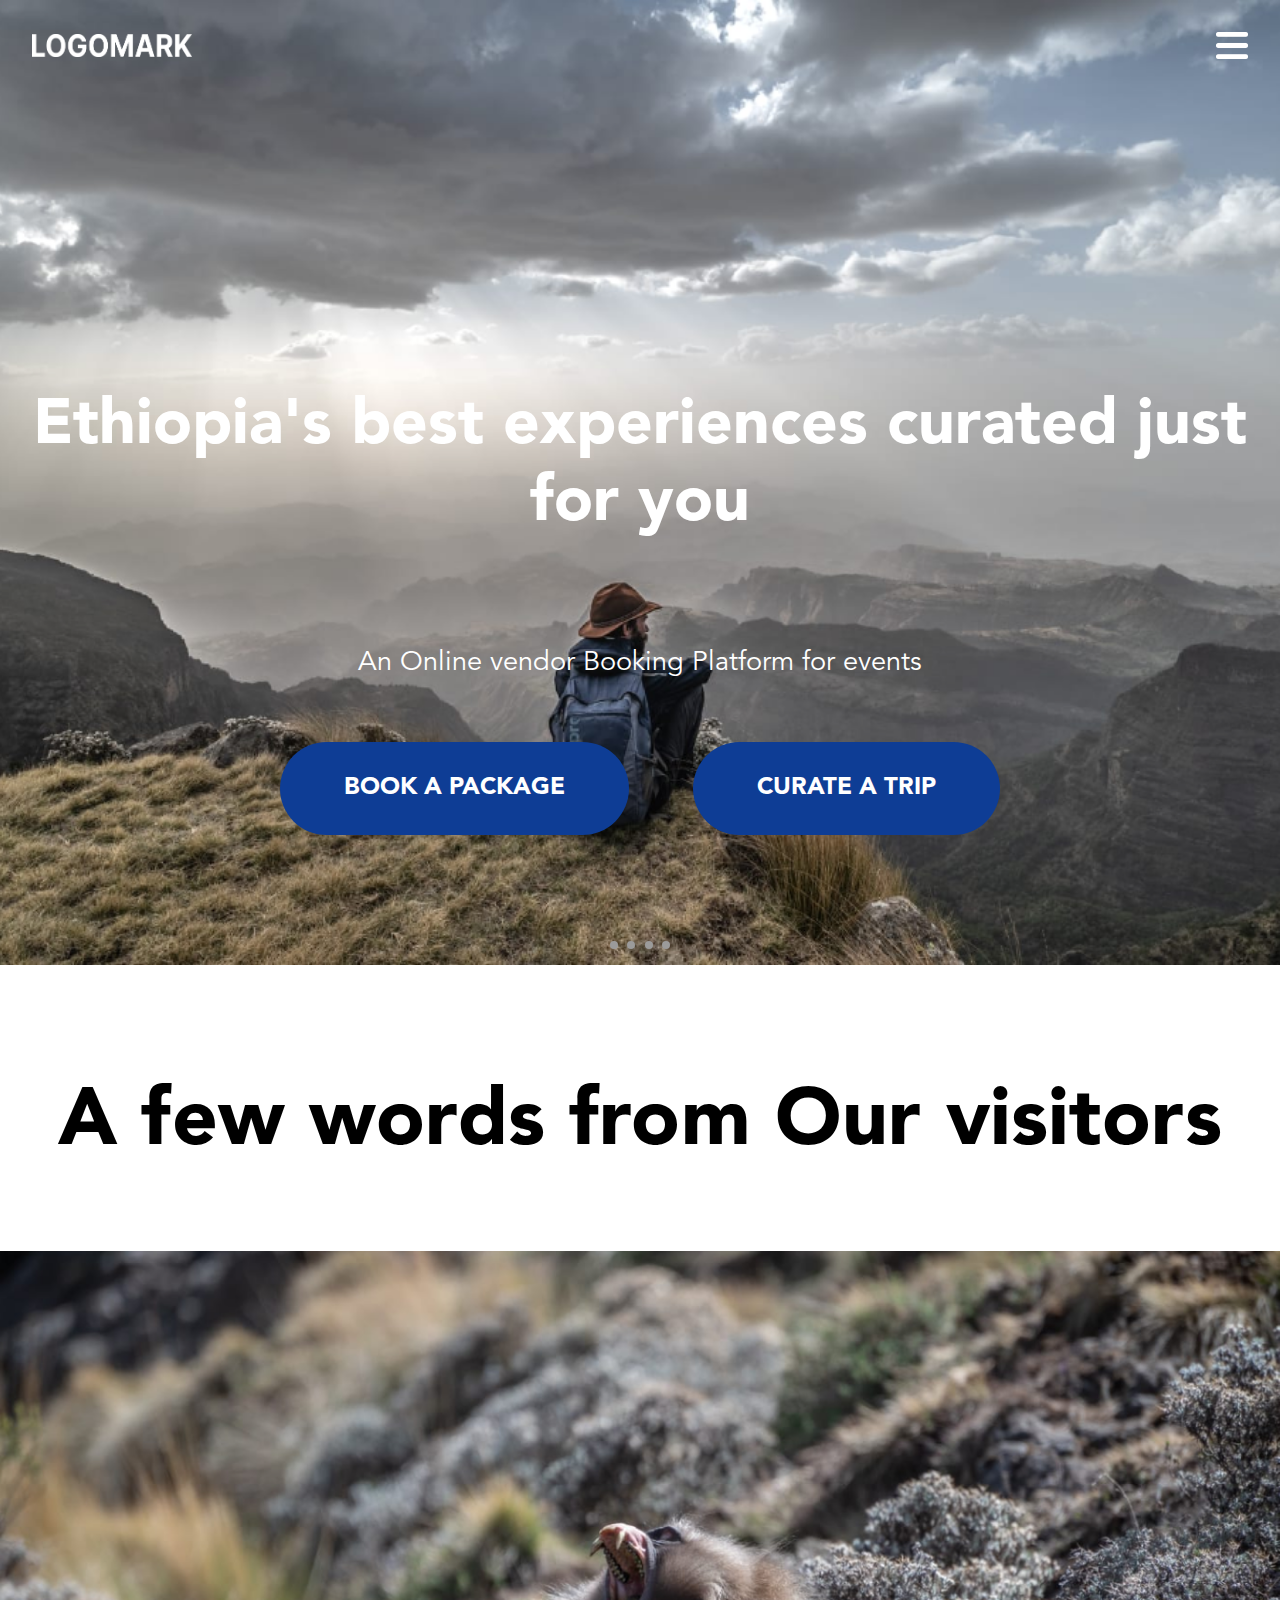
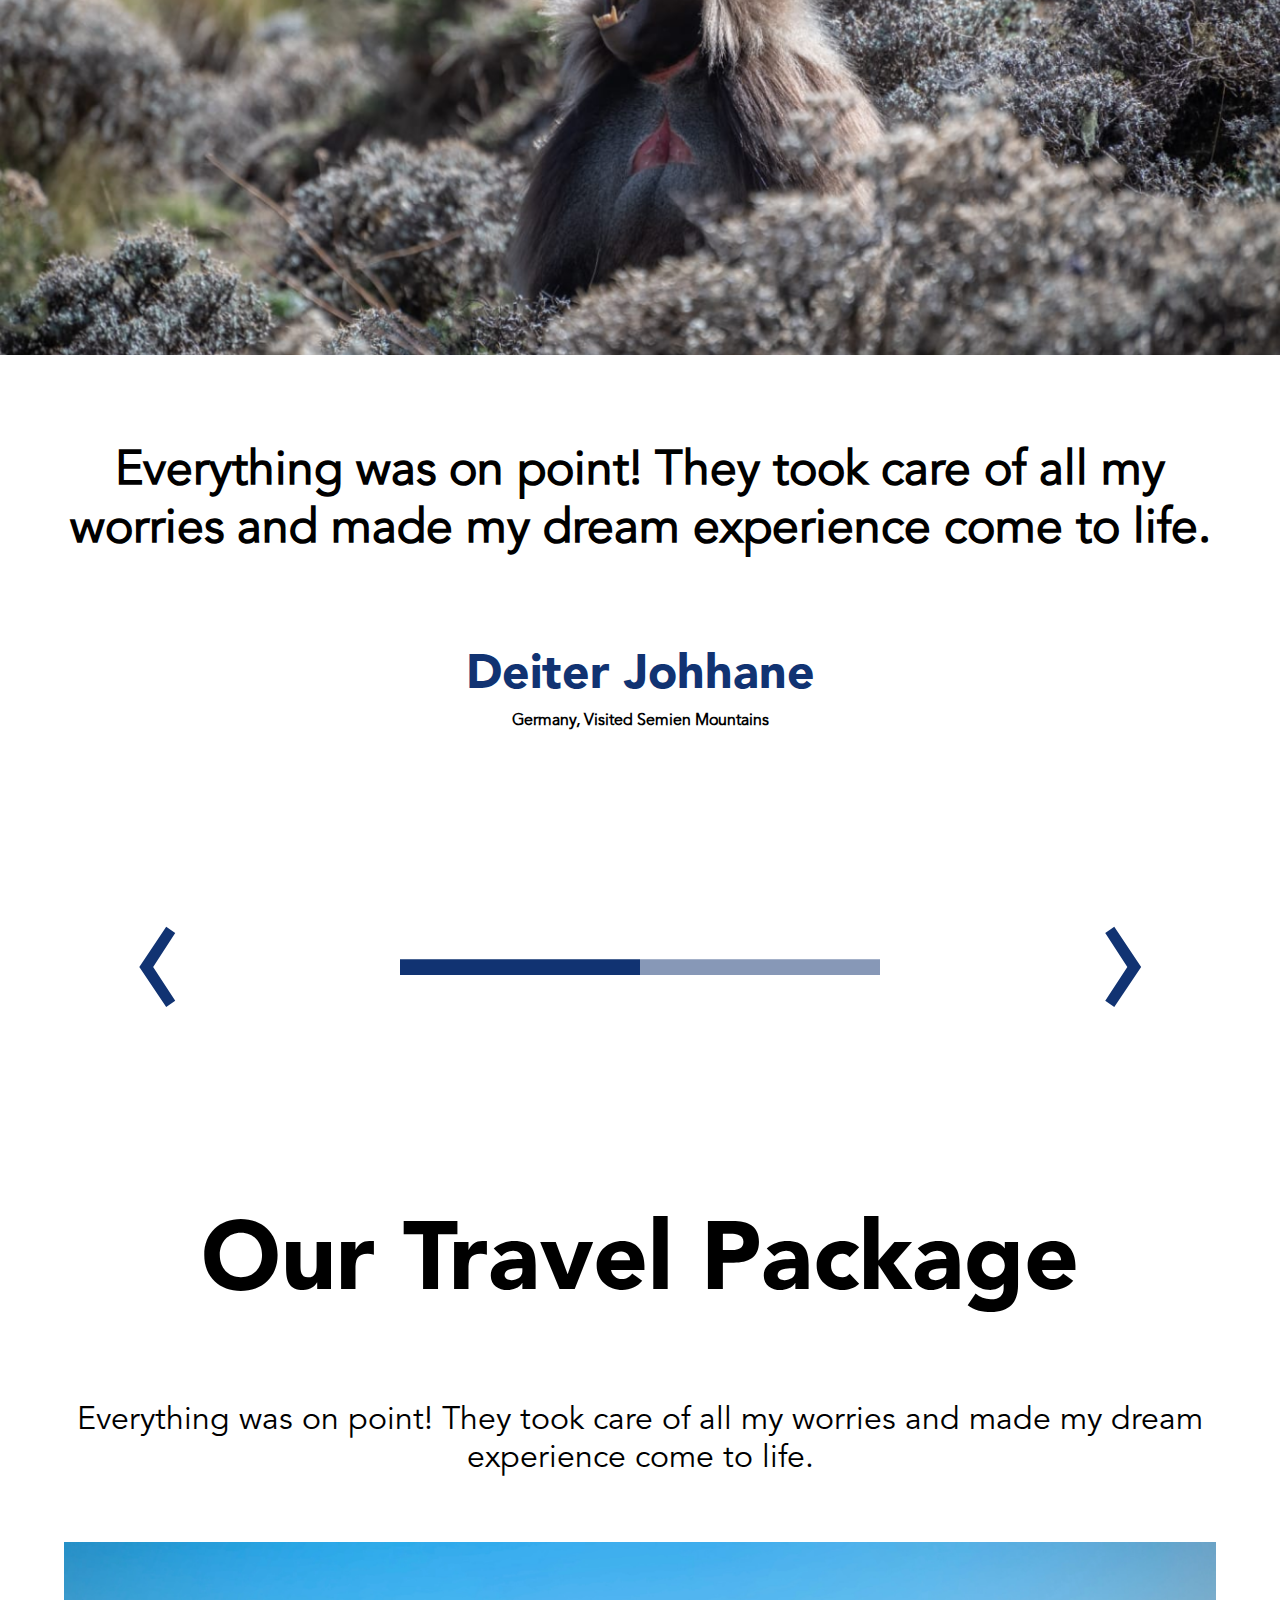
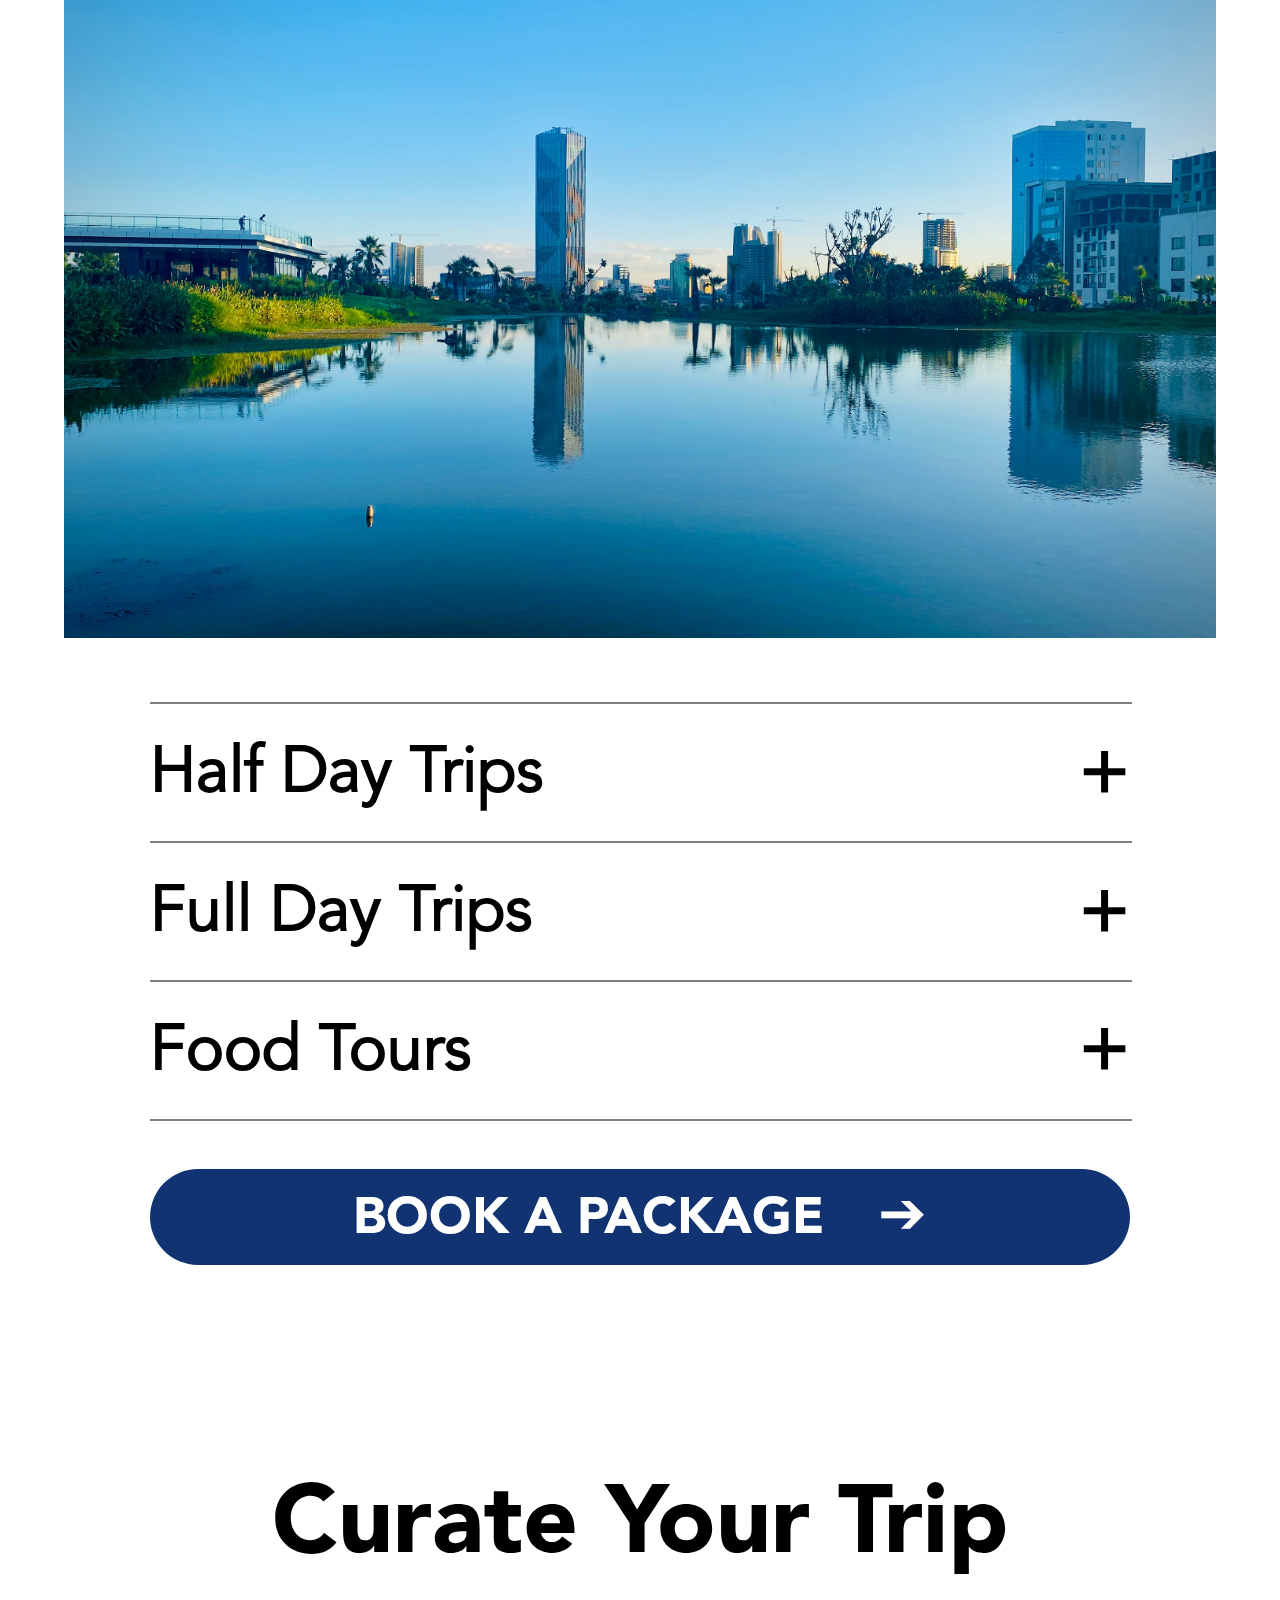
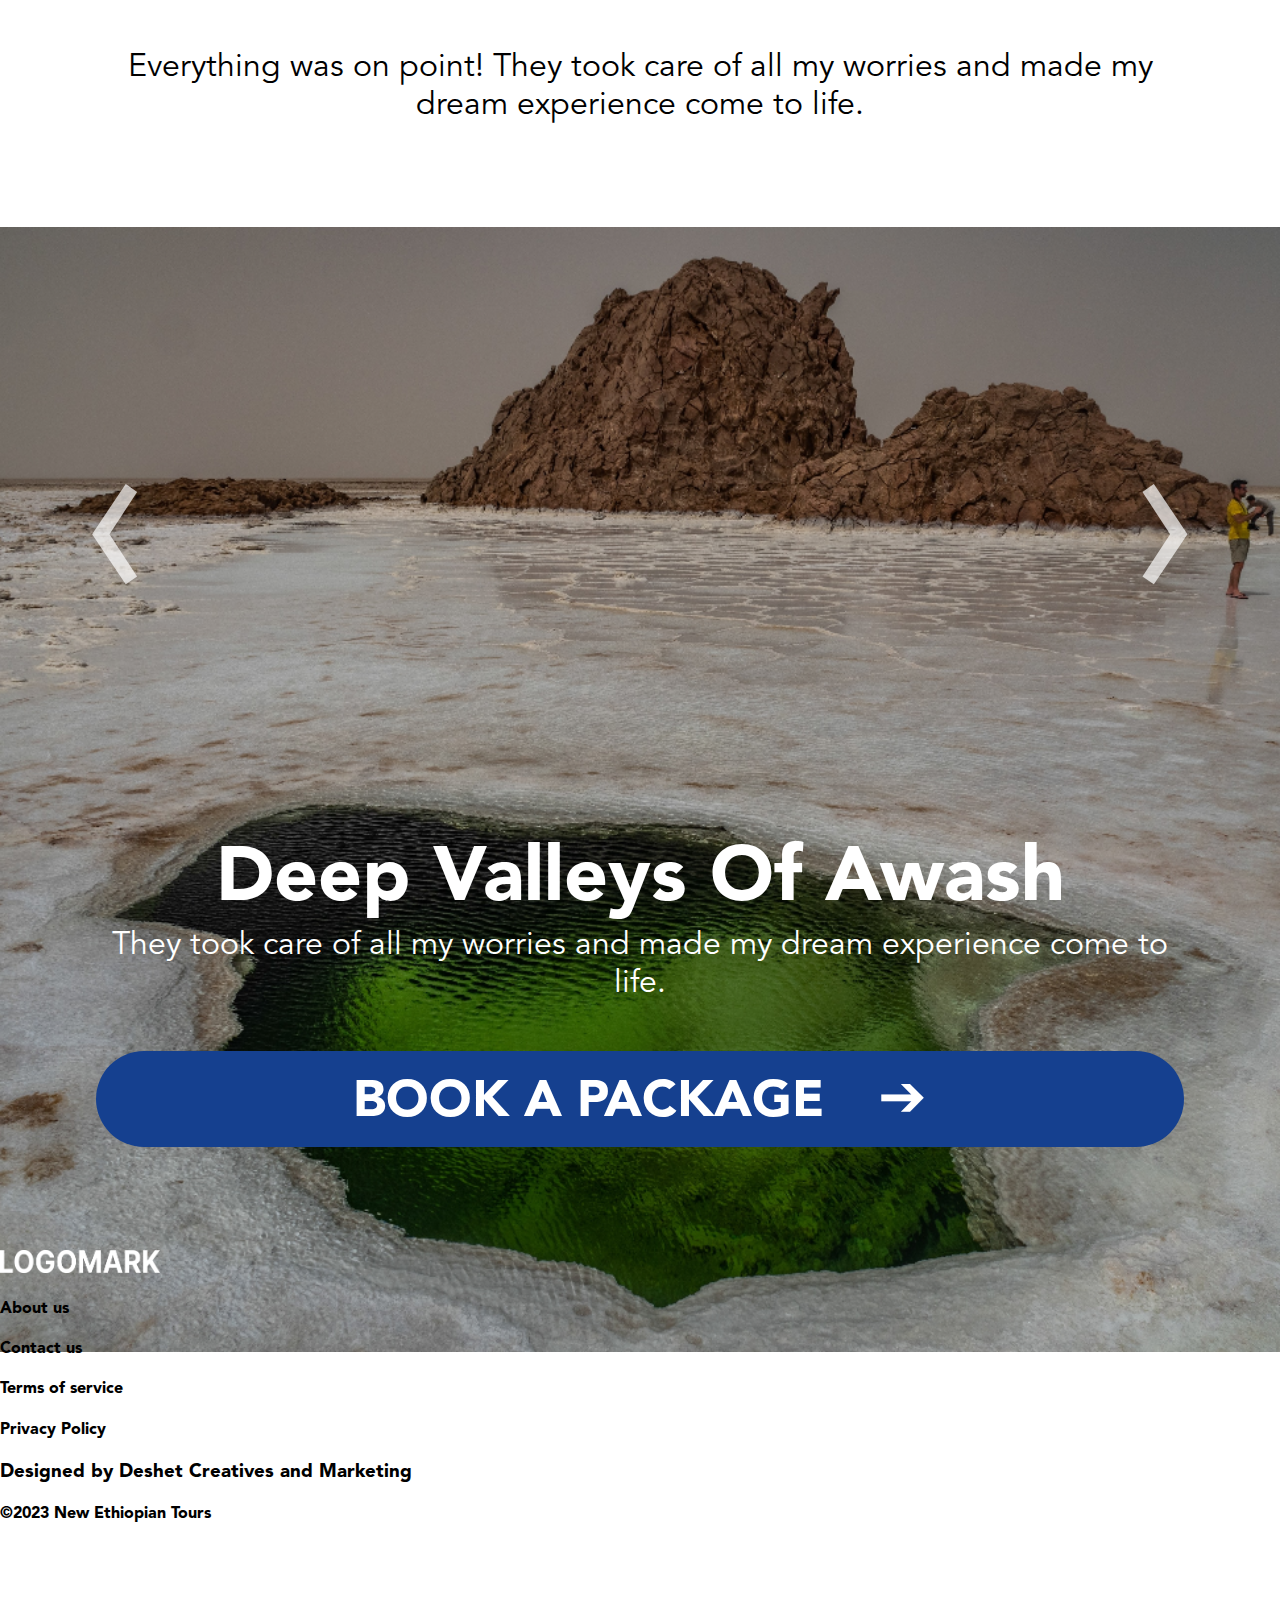
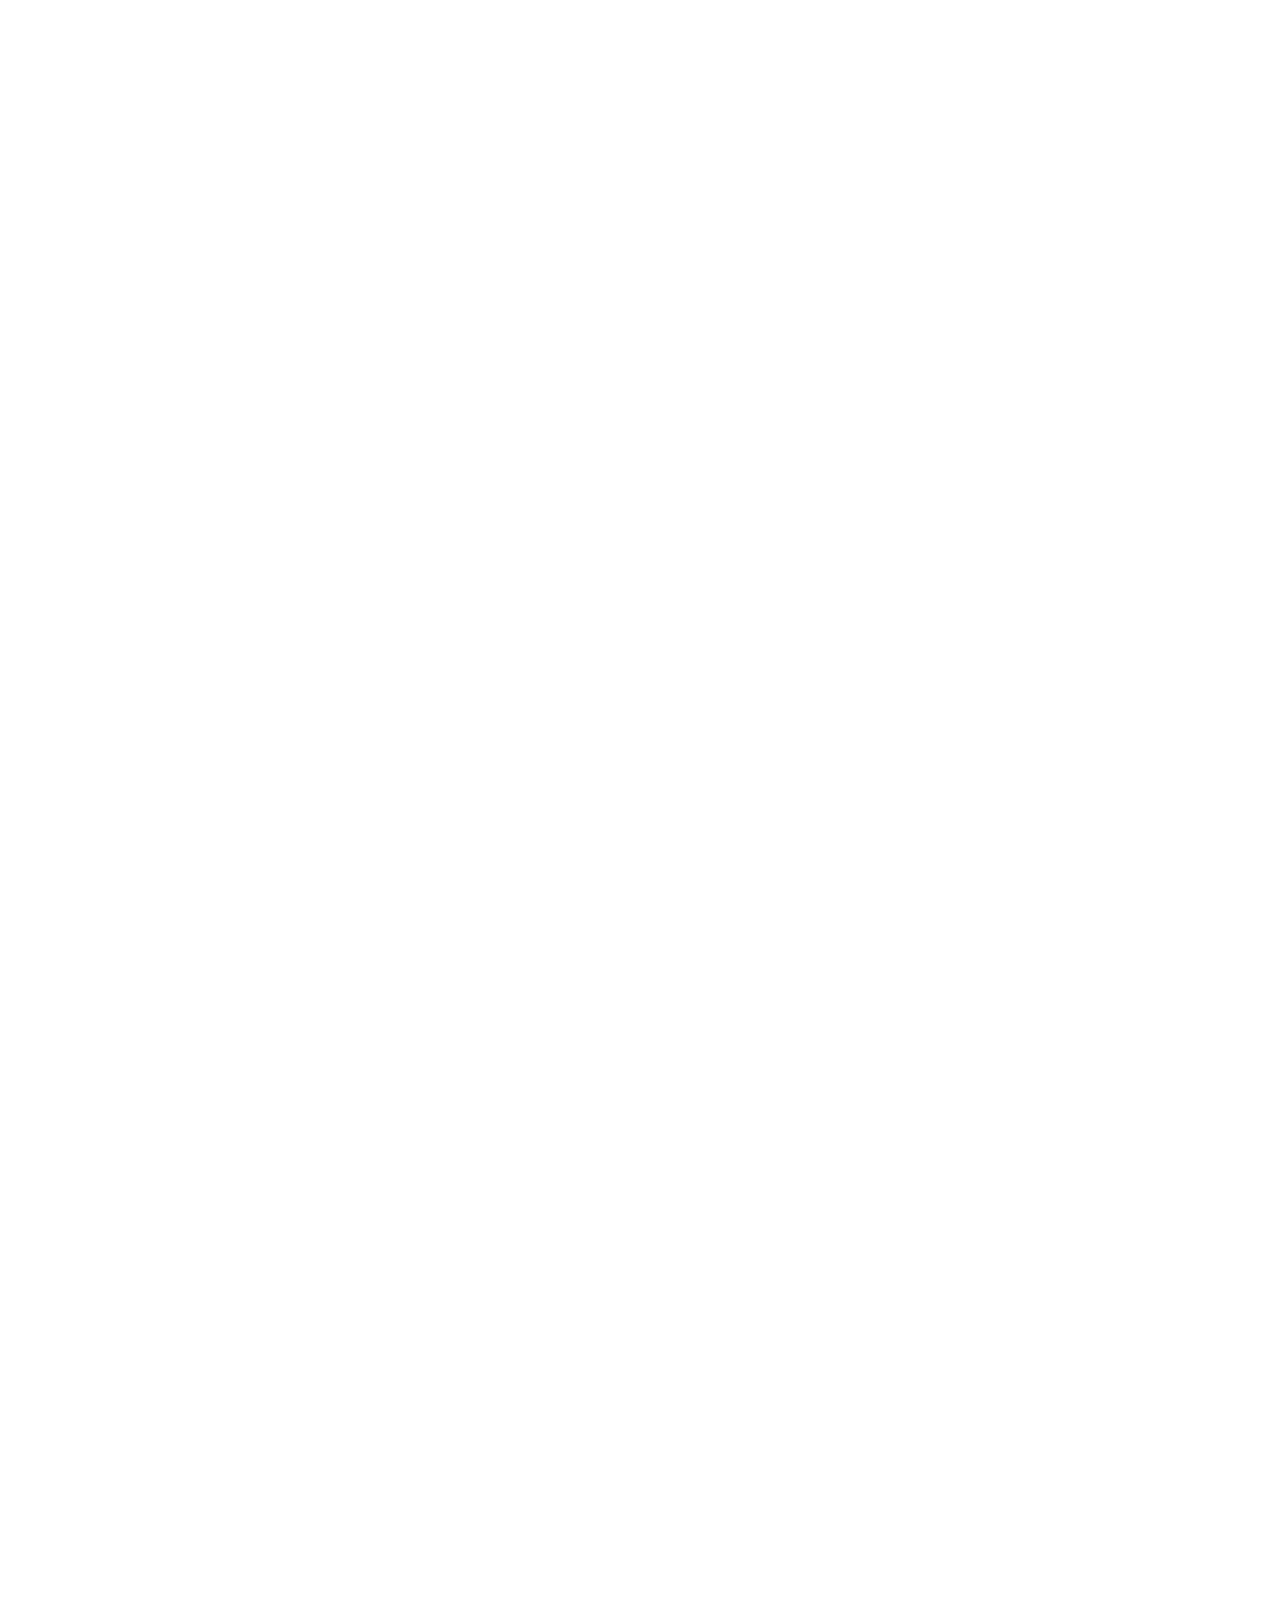
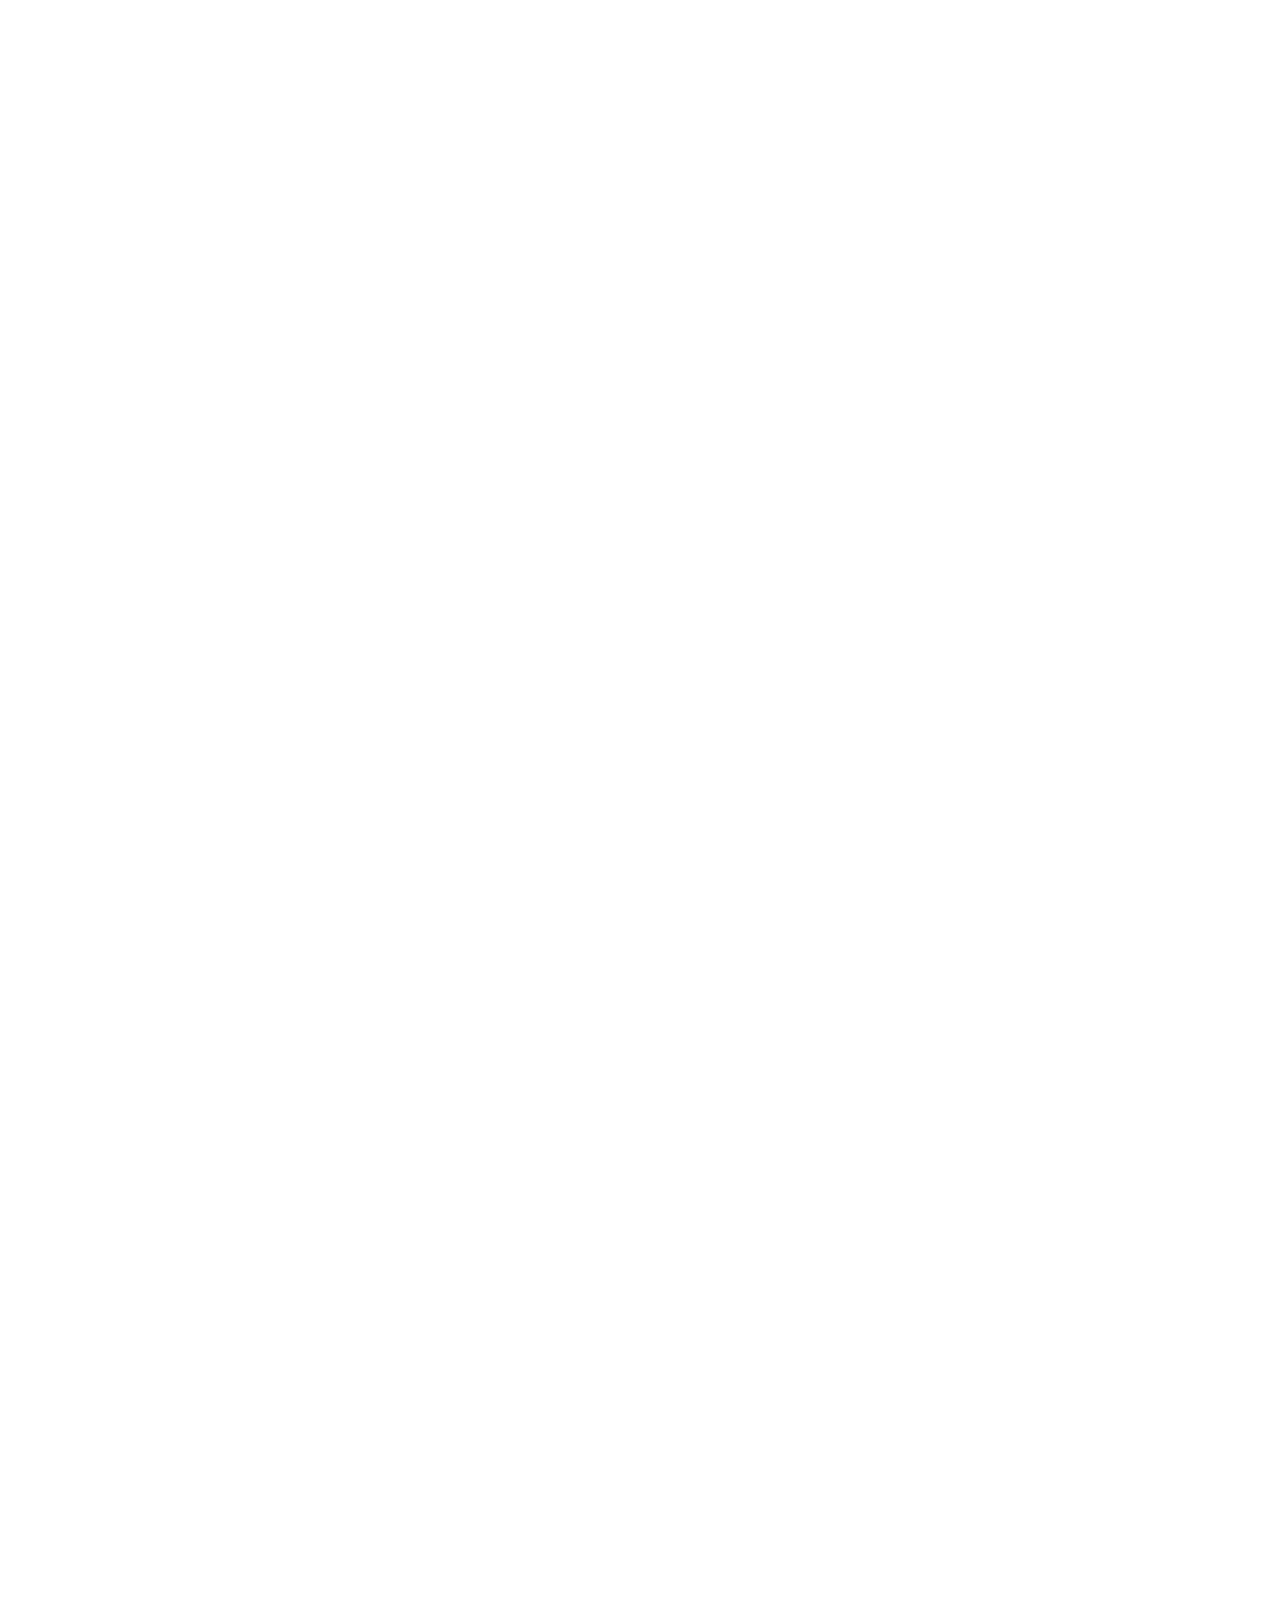
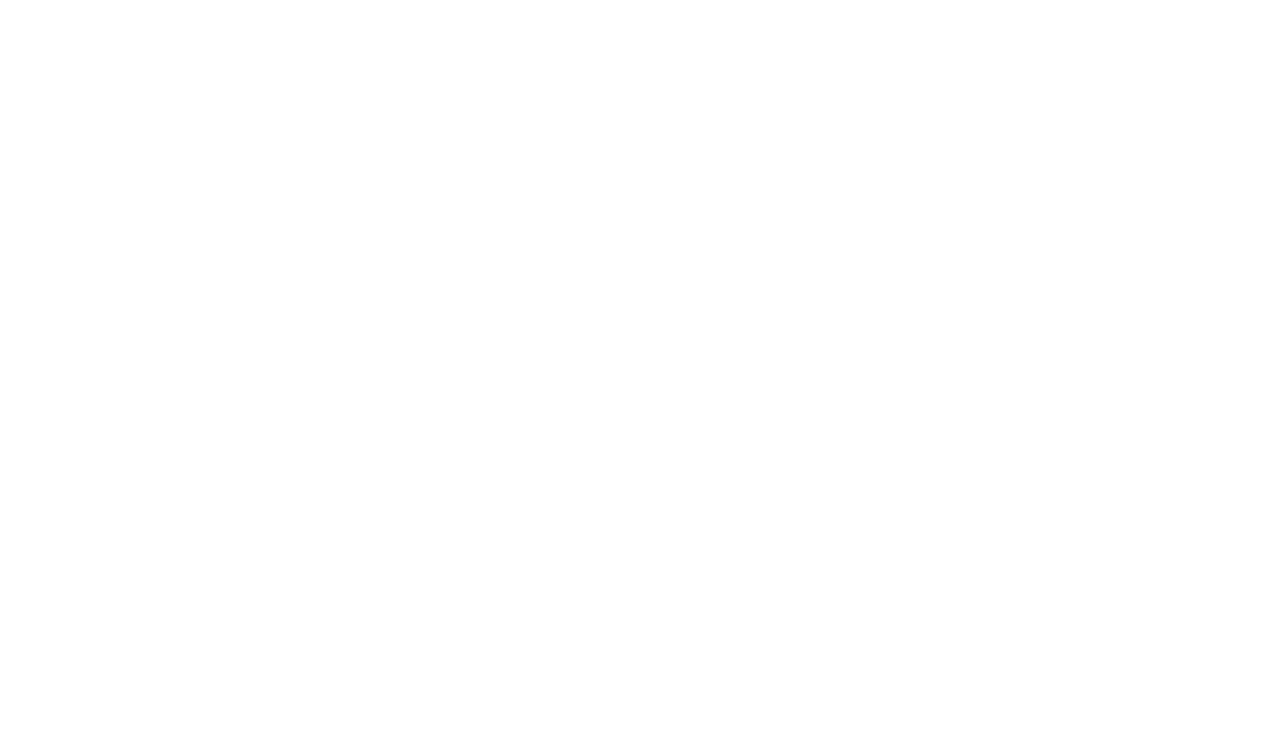
<file: Homepage/index.html>
<!DOCTYPE html>
<html lang="en">
<head>
    <meta charset="UTF-8">
    <meta http-equiv="X-UA-Compatible" content="IE=edge">
    <meta name="viewport" content="width=device-width, initial-scale=1.0">
    <title>New Ethiopia Tours</title>
    <script defer src="script.js"></script>
    <link rel="stylesheet" href="styles.css">
</head>
<body>
    <section class="heroSection">
        <nav>
            <img src="../Logos/Logomark-White.png" alt="Logo" class="logo">
            <img src="../Logos/Burgericon-White.png" alt="Drop Down Menu" class="burger">
        </nav>
        <h1>Ethiopia's best experiences curated just for you</h1>
        <h4>An Online vendor Booking Platform for events</h4>
        <div class="buttons">
            <button>BOOK A PACKAGE</button>
            <button>CURATE A TRIP</button>
        </div>
        <div class="circles-nav">
            <div class="circles"></div>
            <div class="circles"></div>
            <div class="circles"></div>
            <div class="circles"></div>
        </div>
    </section>
    
    <section class="testimonialSection">
        <h1>A few words from Our visitors</h1>
        <div class="imageSpace"></div>
        <h2 class="comment">Everything was on point! They took care of all my worries and made my dream experience come to life.</h2>
        <div class="userInfo">    
            <h4 class="userName">Deiter Johhane</h4>
            <h5 class="userLocation">Germany, Visited Semien Mountains</h5>
        </div>
        <div class="slider">
            <div class="previous" data-testimonial-slider-button="previous">&#8249;</div>
            <div class="slideBar" data-testimonial-slidebars>
                <div class="one" data-active-testimonial-slidebar>&#8212;</div>
                <div class="two">&#8212;</div>
            </div>
            <div class="next" data-testimonial-slider-button="next">&#8250;</div>
        </div>
    </section>

    <section class="packageSection">
        <h1>Our Travel Package</h1>
        <h5>Everything was on point! They took care of all my worries and made my dream experience come to life.</h5>
        <img src="../Homepage/Images/Travelpack-Background.jpg" alt="A Portrait Picture Of A Lake And Buildings From Addis Ababa">
        <div class="packageOptions">
            <hr>
            <div class="title">
                <h2>Half Day Trips</h2>
                <h3>&#43;</h3>
            </div>
            <hr>
            <div class="title">
                <h2>Full Day Trips</h2>
                <h3>&#43;</h3>
            </div>
            <hr>
            <div class="title">
                <h2>Food Tours</h2>
                <h3>&#43;</h3>
            </div>
            <hr>
        </div>
        <button>BOOK A PACKAGE <span>&#10132;</span></button>
    </section>
    
    <section class="tripSection">
        <h1>Curate Your Trip</h1>
        <h5>Everything was on point! They took care of all my worries and made my dream experience come to life.</h5>
        <div class="tripSlider" data-trip-slider>
            <div class="slides" data-slides>
                <img src="../Homepage/Images/Bookatrip-Background.jpg" alt="Image Of The Deep Valleys Of Awash" data-active-trip>
                <img src="../Homepage/Images/Testimonial-Background.jpg" alt="Image Of A Baboon On A Mountain">
                <img src="../Homepage/Images/Travelpack-Background.jpg">
            </div>
            <div class="arrows">
                <div class="previous" data-trip-slider-button="previous">&#8249;</div>
                <div class="next" data-trip-slider-button="next">&#8250;</div>
            </div>
            <h2>Deep Valleys Of Awash</h2>
            <h5>They took care of all my worries and made my dream experience come to life.</h5>
            <button>BOOK A PACKAGE <span>&#10132;</span></button>
        </div>
    </section>
    <footer>
        <img src="../Logos/Logomark-White.png" alt="Logo" class="logo">
        <div class="footerGrid">
            <h4>About us</h4>
            <h4>Contact us</h4>
            <h4>Terms of service</h4>
            <h4>Privacy Policy</h4>
        </div>
        <h3>Designed by <strong>Deshet Creatives and Marketing</strong></h3>
        <div class="bottomFooter">
            <h4>&#169;2023 New Ethiopian Tours</h4>
            <div class="contacts">
                <div class="contactIcons"><img src="../Logos/Instagram-Logo.png" alt="Instagram Logo"></div>
                <div class="contactIcons"><img src="../Logos/Basketball-Logo.png" alt="Instagram Logo"></div>
                <div class="contactIcons"><img src="../Logos/Twitter-Logo.png" alt="Instagram Logo" class="twitter"></div>
                <div class="contactIcons"><img src="../Logos/Youtube-Logo.png" alt="Instagram Logo" class="youtube"></div>
            </div>
        </div>
    </footer>
</body>
</html>
</file>
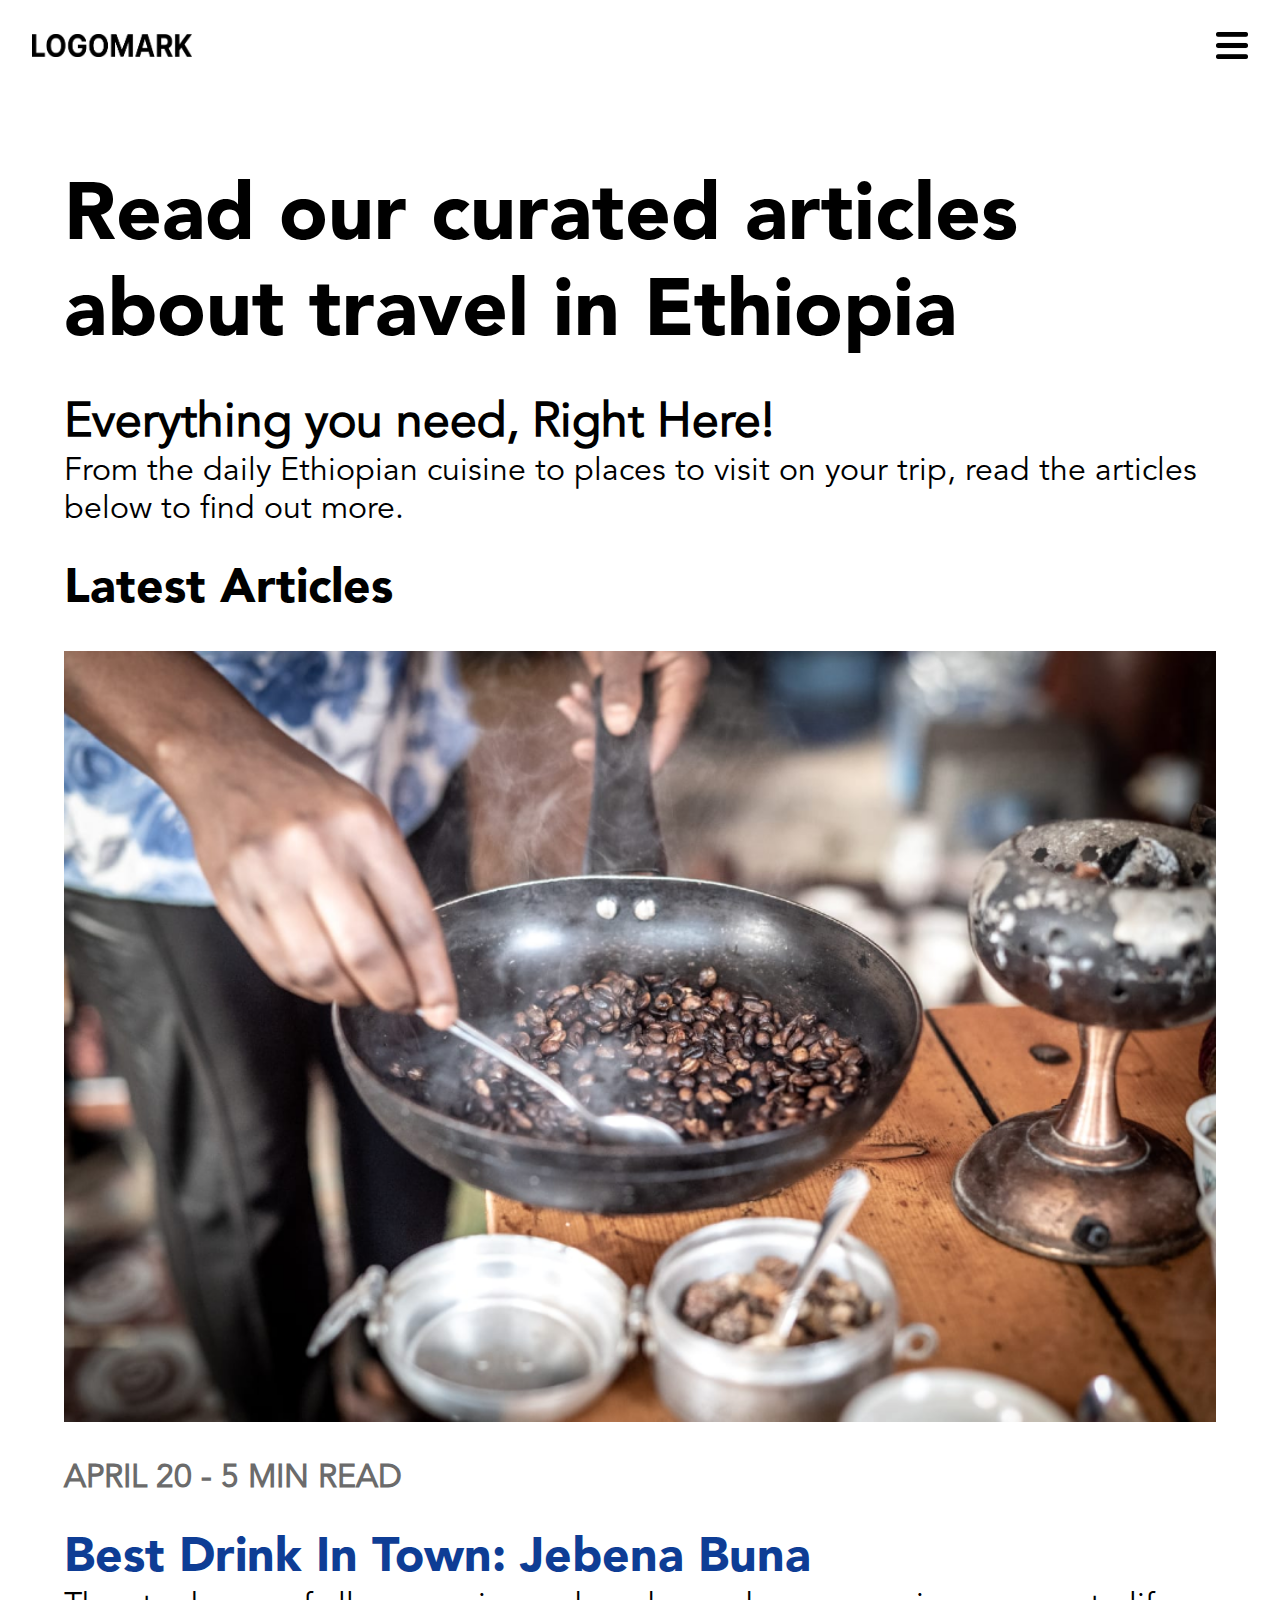
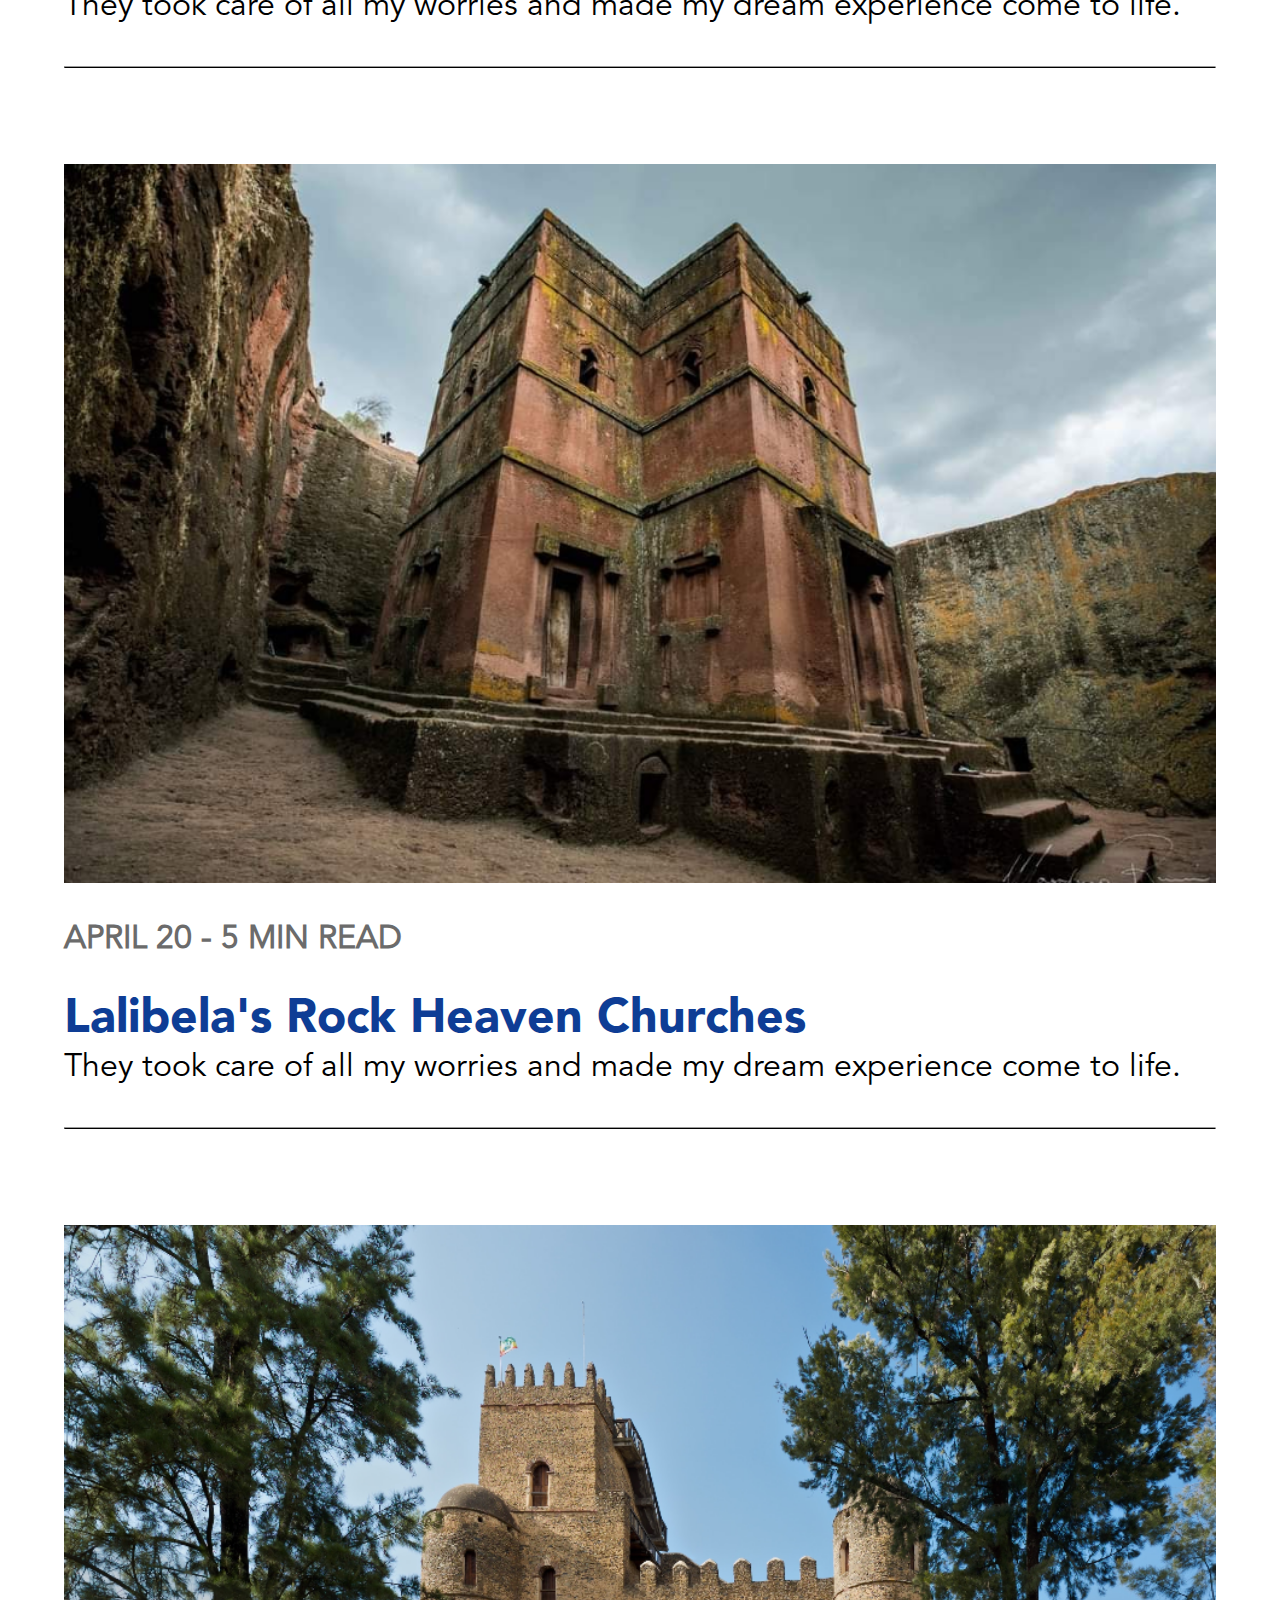
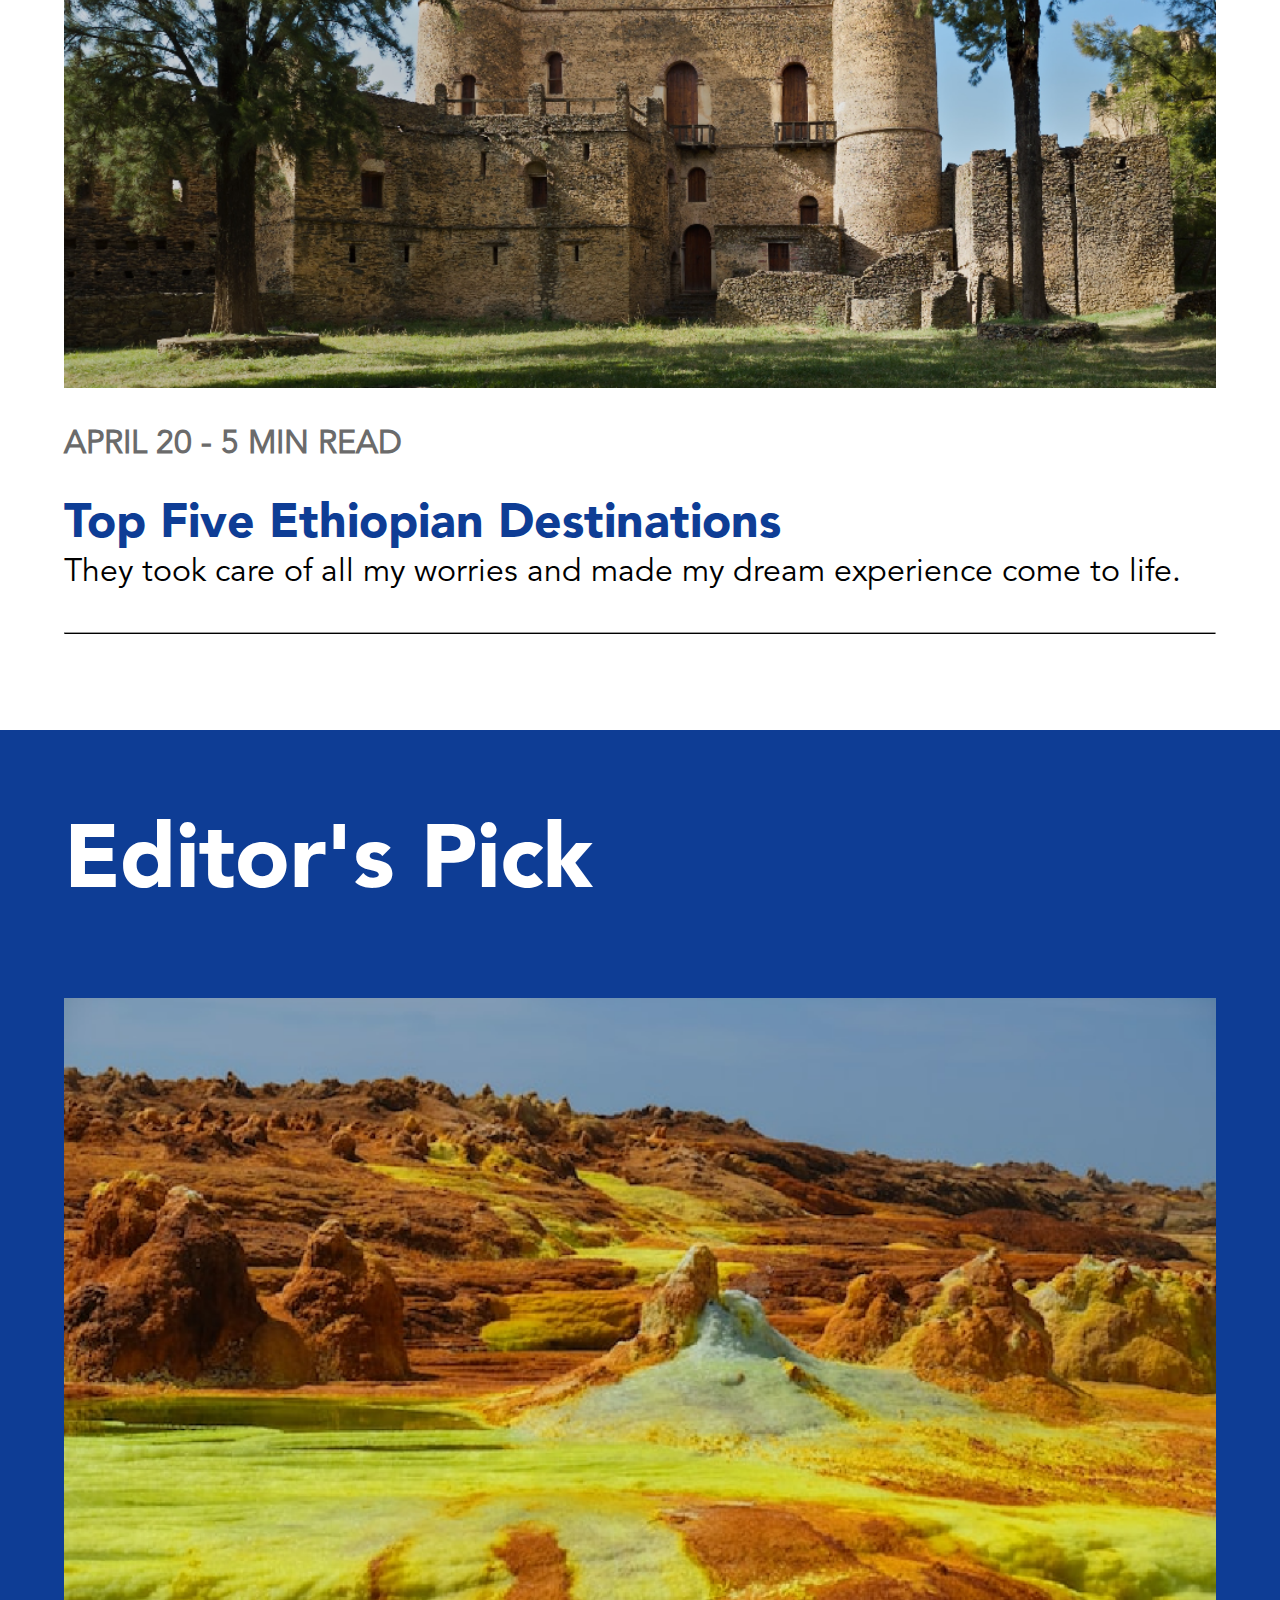
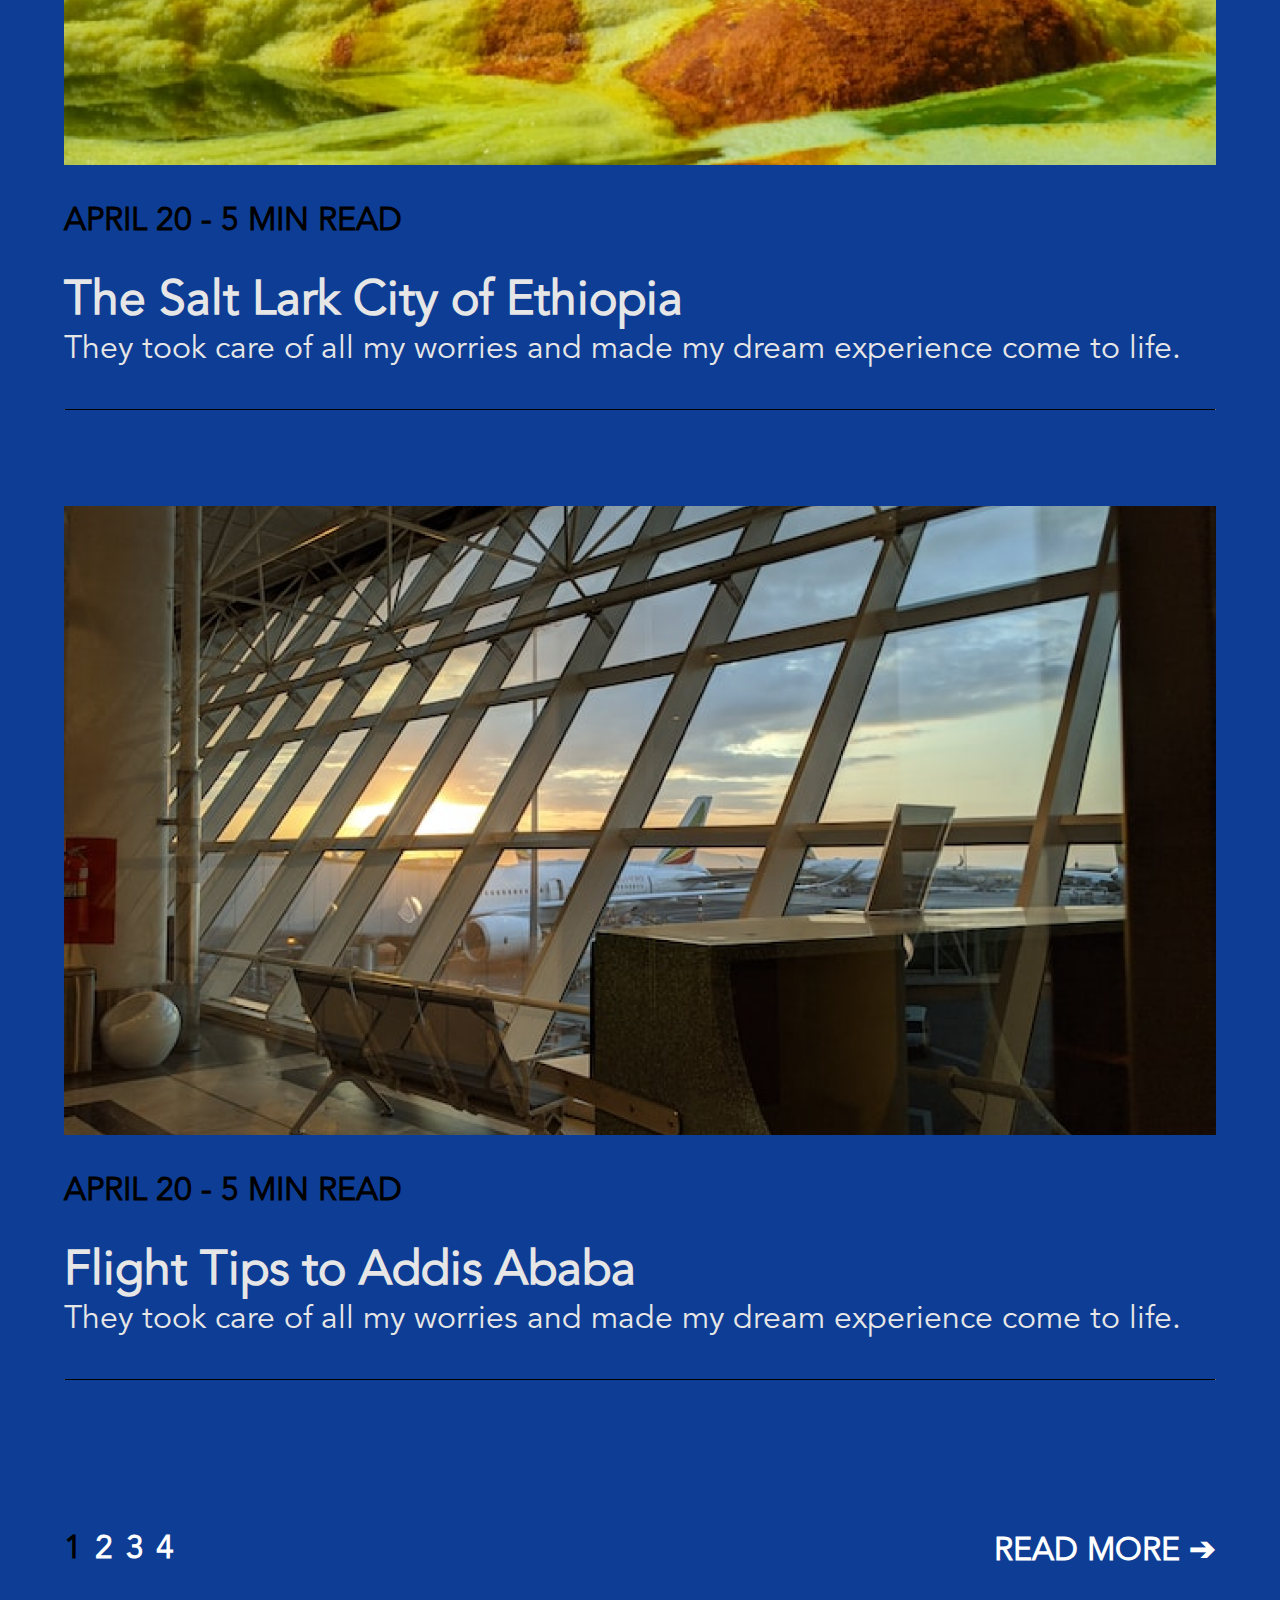
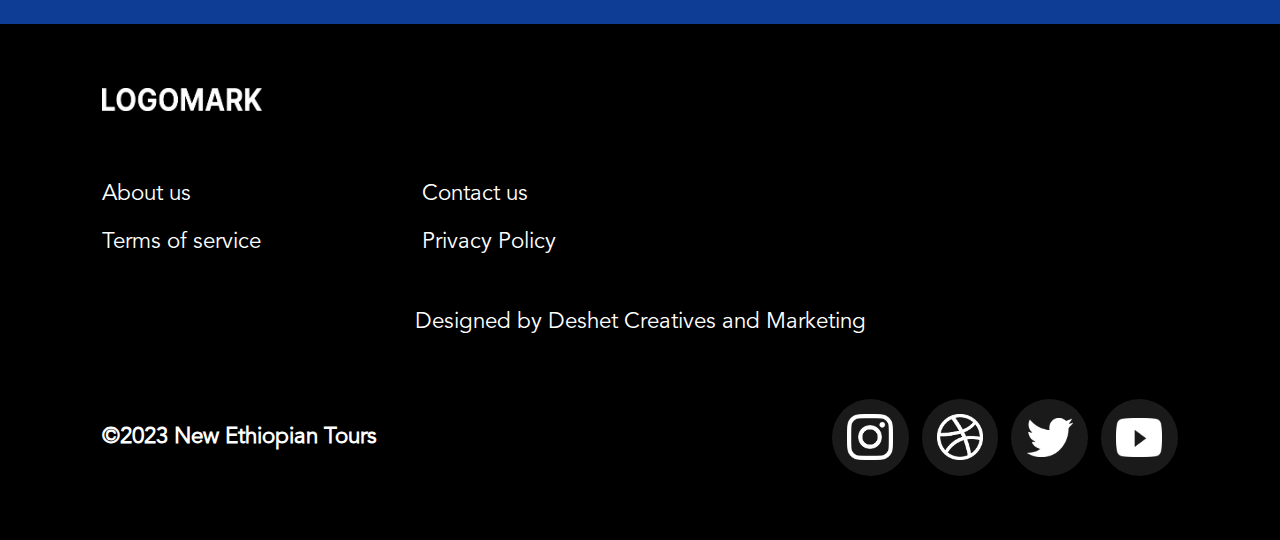
<file: Blog-Post-List.html>
<!DOCTYPE html>
<html lang="en">
<head>
    <meta charset="UTF-8">
    <meta http-equiv="X-UA-Compatible" content="IE=edge">
    <meta name="viewport" content="width=device-width, initial-scale=1.0">
    <link rel="stylesheet" href="./Blog-Post-List/style.css">
    <link rel="stylesheet" href="./Common-Files/content.css">
    <link rel="stylesheet" href="./Common-Files/sideBar.css">
    <link rel="stylesheet" href="./Common-Files/content.css">
    <link rel="stylesheet" href="./Common-Files/NavBar.css">
    <link rel="stylesheet" href="./Common-Files/Footer.css">
    <script defer src="./Common-Files/sideBar.js"></script>
    <script defer src="./Common-Files/pageNav.js"></script>
    <title>Blog Post List</title>
</head>
<body>
    <section class="sideBar">
        <p class="exitSideBar">&#8250;</p>
        <a href="./index.html">Homepage</a>
        <a href="./Ethiopian-Food-Tour.html">Ethiopian-Food-Tour</a>
        <a href="./The-Evangadi-Tribe.html">The Evangadi Tribe</a>
        <a href="./Upper-Awash_Valley.html">Upper Awash Valley</a>
        <a href="./Half-Day-Tour.html">Half Day Tour</a>
        <a href="./Full-Day-Tour.html">Full Day Tour</a>
    </section>
    <div class="everything">
        <nav>
            <img src="./Logos/Logomark-Black.png" alt="Logo" class="logo">
            <img src="./Logos/Burgericon-Black.png" alt="Drop Down Menu" class="burger">
        </nav>

        <section class="content">
            <h1>Read our curated articles about travel in Ethiopia</h1>
            
            <h3 class="blackSubHeading subSubHeading">Everything you need, Right Here!</h3>
            <p>From the daily Ethiopian cuisine to places to visit on your trip, read the articles below to find out more.</p>
            
            <h2 class="blackSubHeading">Latest Articles</h2>
            <div class="articleOption">
                <img src="./Blog-Post-List/Images/Content-Image-1.jpg">

                <p class="greySub">APRIL 20 - 5 MIN READ</p>

                <h2 class="noPadding">Best Drink In Town: Jebena Buna</h2>
                <p >They took  care of all my worries and made my dream experience come to life.</p>
            </div>    
            <hr>
           
            <div class="articleOption">
                <img src="./Blog-Post-List/Images/Content-Image-2.jpg">
                <p class="greySub">APRIL 20 - 5 MIN READ</p>
                <h2 class="noPadding">Lalibela's Rock Heaven Churches</h2>
                <p >They took  care of all my worries and made my dream experience come to life.</p>
            </div>
            <hr>
            
            <div class="articleOption">
                <img src="./Blog-Post-List/Images/Content-Image-3.jpg">
                <p class="greySub">APRIL 20 - 5 MIN READ</p>
                <h2 class="noPadding">Top Five  Ethiopian Destinations</h2>
                <p>They took  care of all my worries and made my dream experience come to life.</p>
            </div>
            <hr>
        </section>

        <section class="invertedContent">
            <h1>Editor's Pick</h1>
            <div class="list" data-active-list>
                <div class="editorsOption">
                    <img src="./Blog-Post-List/Images/Inverted-Content-1.jpg">
                    <p class="info">APRIL 20 - 5 MIN READ</p>
                    <h2>The Salt Lark City  of Ethiopia</h2>
                    <p>They took  care of all my worries and made my dream experience come to life.</p>
                    <hr>
                </div>
                
                <div class="editorsOption">
                    <img src="./Blog-Post-List/Images/Inverted-Content-2.jpg">
                    <p class="info">APRIL 20 - 5 MIN READ</p>
                    <h2>Flight Tips to Addis Ababa</h2>
                    <p>They took  care of all my worries and made my dream experience come to life.</p>
                    <hr>
                </div>
            </div>  

            <div class="list">
                <div class="editorsOption">
                    <img src="./Blog-Post-List/Images/Inverted-Content-2.jpg">
                    <p class="info">APRIL 20 - 5 MIN READ</p>
                    <h2>The Salt Lark City  of Ethiopia</h2>
                    <p>They took  care of all my worries and made my dream experience come to life.</p>
                    <hr>
                </div>

                
                <div class="editorsOption">
                    <img src="./Blog-Post-List/Images/Inverted-Content-1.jpg">

                    <p class="info">APRIL 20 - 5 MIN READ</p>
                    <h2>Flight Tips to Addis Ababa</h2>
                    <p>They took  care of all my worries and made my dream experience come to life.</p>
                    <hr>
                </div>
            </div>    
            
            <div class="list">
                <div class="editorsOption">
                    <img src="./Blog-Post-List/Images/Inverted-Content-2.jpg">
                    <p class="info">APRIL 20 - 5 MIN READ</p>
                    <h2>The Salt Lark City  of Ethiopia</h2>
                    <p>They took  care of all my worries and made my dream experience come to life.</p>
                    <hr>
                </div>

                
                <div class="editorsOption">
                    <img src="./Blog-Post-List/Images/Content-Image-3.jpg">

                    <p class="info">APRIL 20 - 5 MIN READ</p>
                    <h2>Flight Tips to Addis Ababa</h2>
                    <p>They took  care of all my worries and made my dream experience come to life.</p>
                    <hr>
                </div>
            </div>              

            <div class="list">
                <div class="editorsOption">
                    <img src="./Blog-Post-List/Images/Content-Image-2.jpg">
                    <p class="info">APRIL 20 - 5 MIN READ</p>
                    <h2>The Salt Lark City  of Ethiopia</h2>
                    <p>They took  care of all my worries and made my dream experience come to life.</p>
                    <hr>
                </div>

                
                <div class="editorsOption">
                    <img src="./Blog-Post-List/Images/Content-Image-1.jpg">

                    <p class="info">APRIL 20 - 5 MIN READ</p>
                    <h2>Flight Tips to Addis Ababa</h2>
                    <p>They took  care of all my worries and made my dream experience come to life.</p>
                    <hr>
                </div>
            </div>              
            
            <div class="pageNav">
                <p class="pageNumber">1</p>
                <p class="pageNumber">2</p>
                <p class="pageNumber">3</p>
                <p class="pageNumber">4</p>
                <h5>READ MORE &#10132;</h5>
            </div>
        </section>


        <footer>
            <img src="./Logos/Logomark-White.png" alt="Logo" class="logo">
            <div class="footerGrid">
                <h4>About us</h4>
                <h4>Contact us</h4>
                <h4>Terms of service</h4>
                <h4>Privacy Policy</h4>
            </div>
            <h3>Designed by <strong>Deshet Creatives and Marketing</strong></h3>
            <div class="bottomFooter">
                <h4>&#169;2023 New Ethiopian Tours</h4>
                <div class="contacts">
                    <div class="contactIcons"><img src="./Logos/Instagram-Logo.png" alt="Instagram Logo"></div>
                    <div class="contactIcons"><img src="./Logos/Basketball-Logo.png" alt="Instagram Logo"></div>
                    <div class="contactIcons"><img src="./Logos/Twitter-Logo.png" alt="Instagram Logo" class="twitter"></div>
                    <div class="contactIcons"><img src="./Logos/Youtube-Logo.png" alt="Instagram Logo" class="youtube"></div>
                </div>
            </div>
        </footer>
    </div>
</body>
</html>
</file>
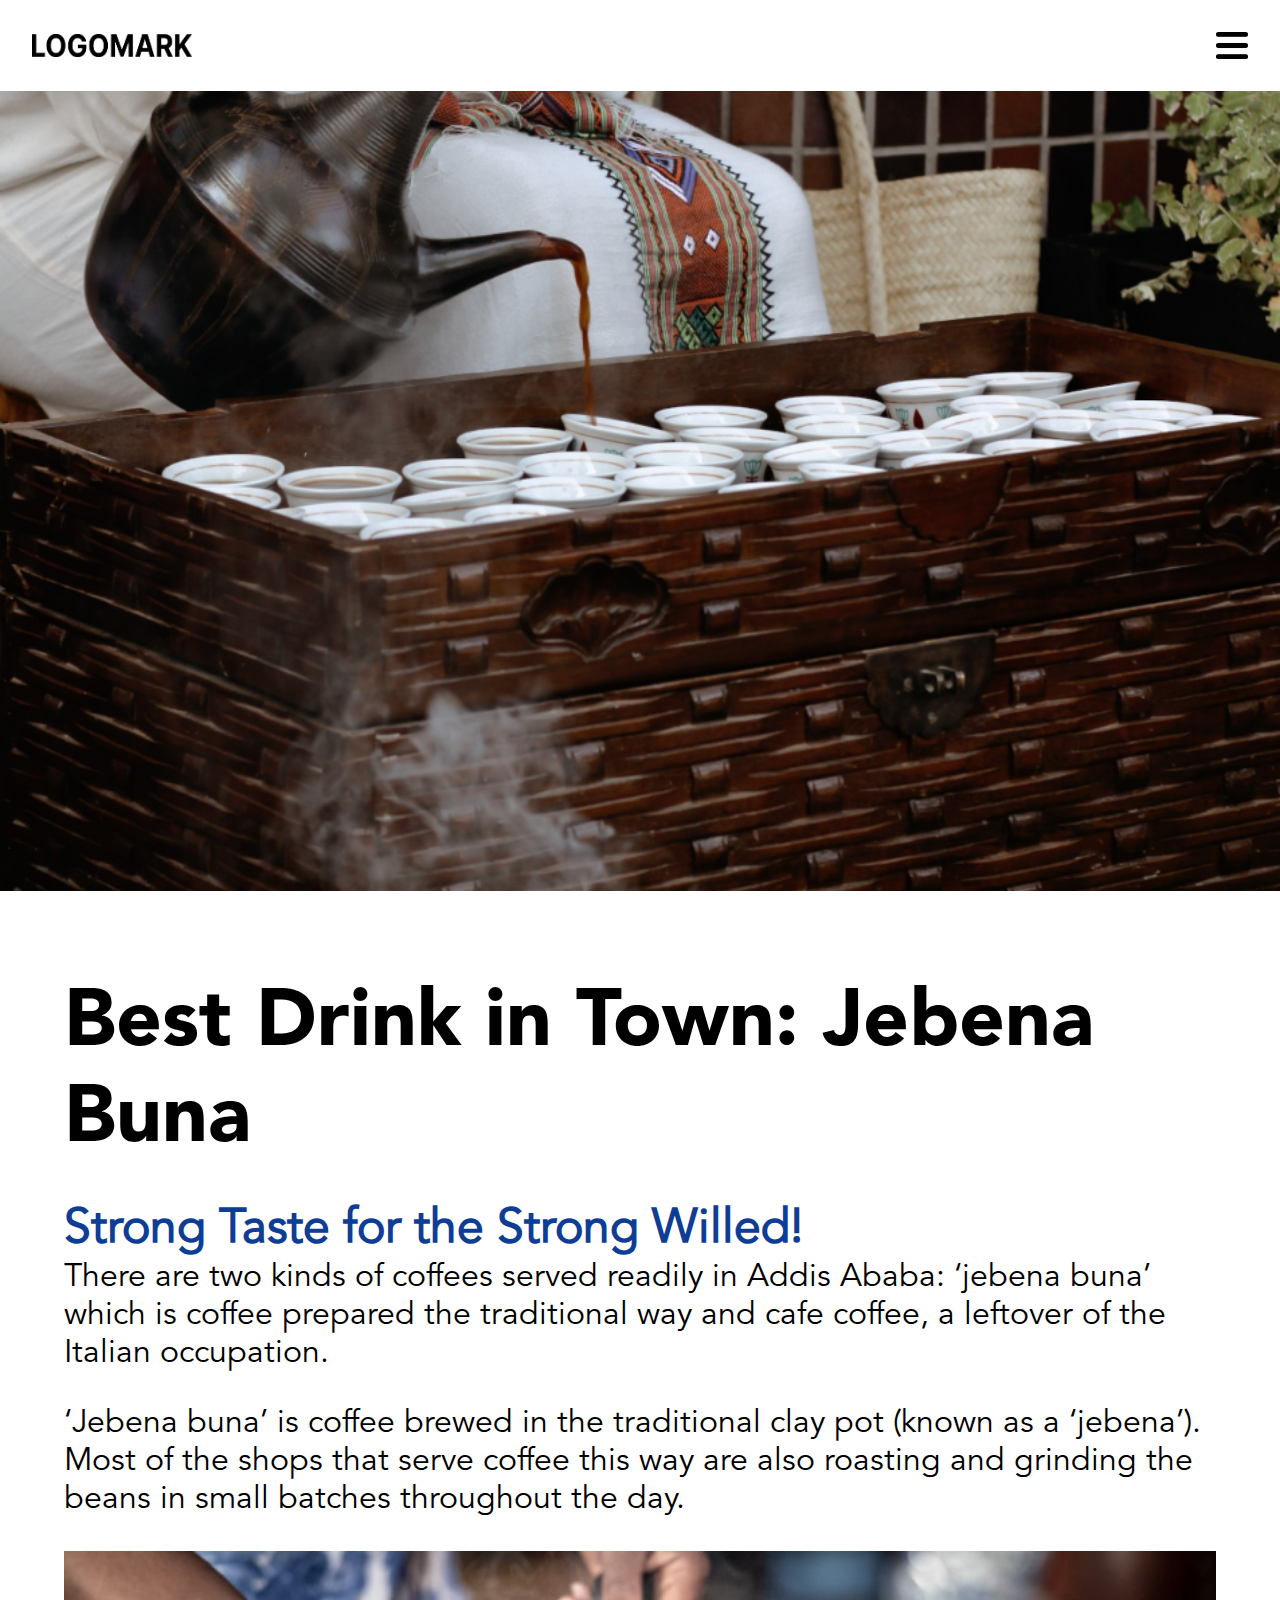
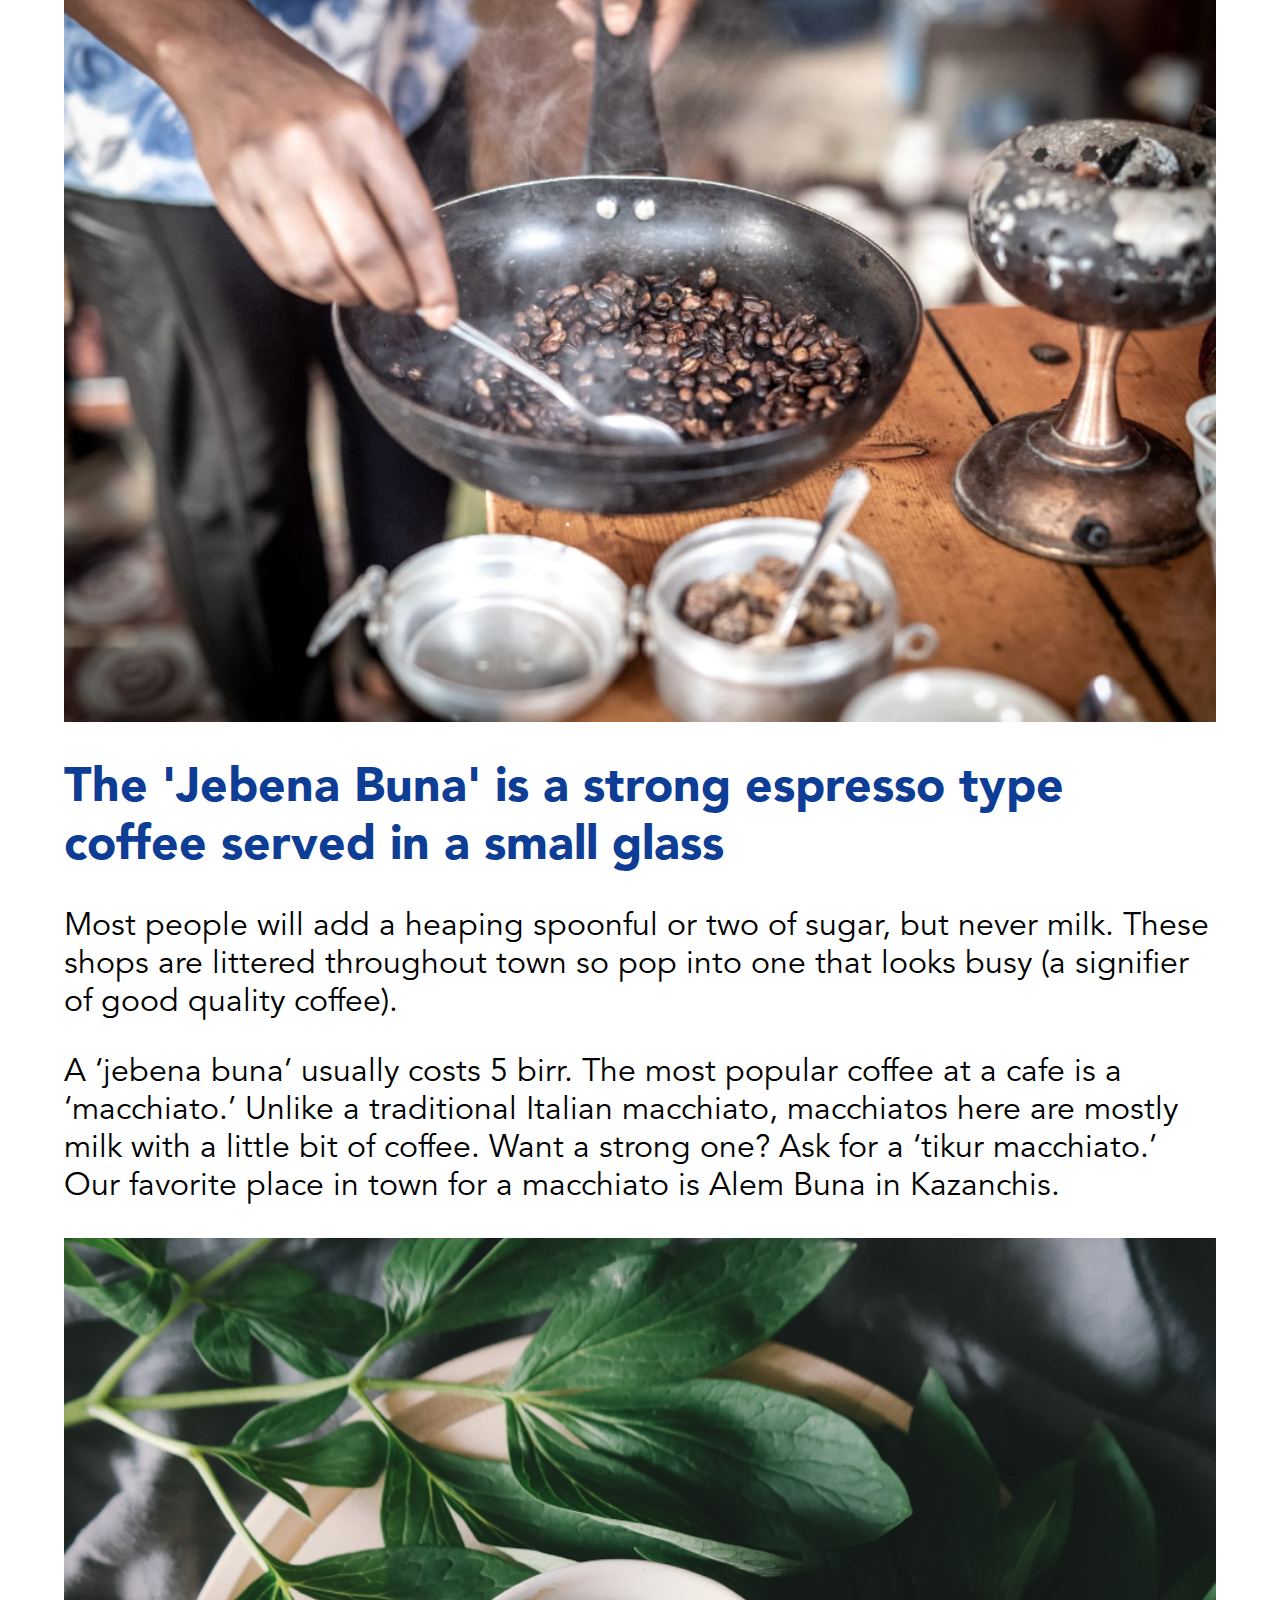
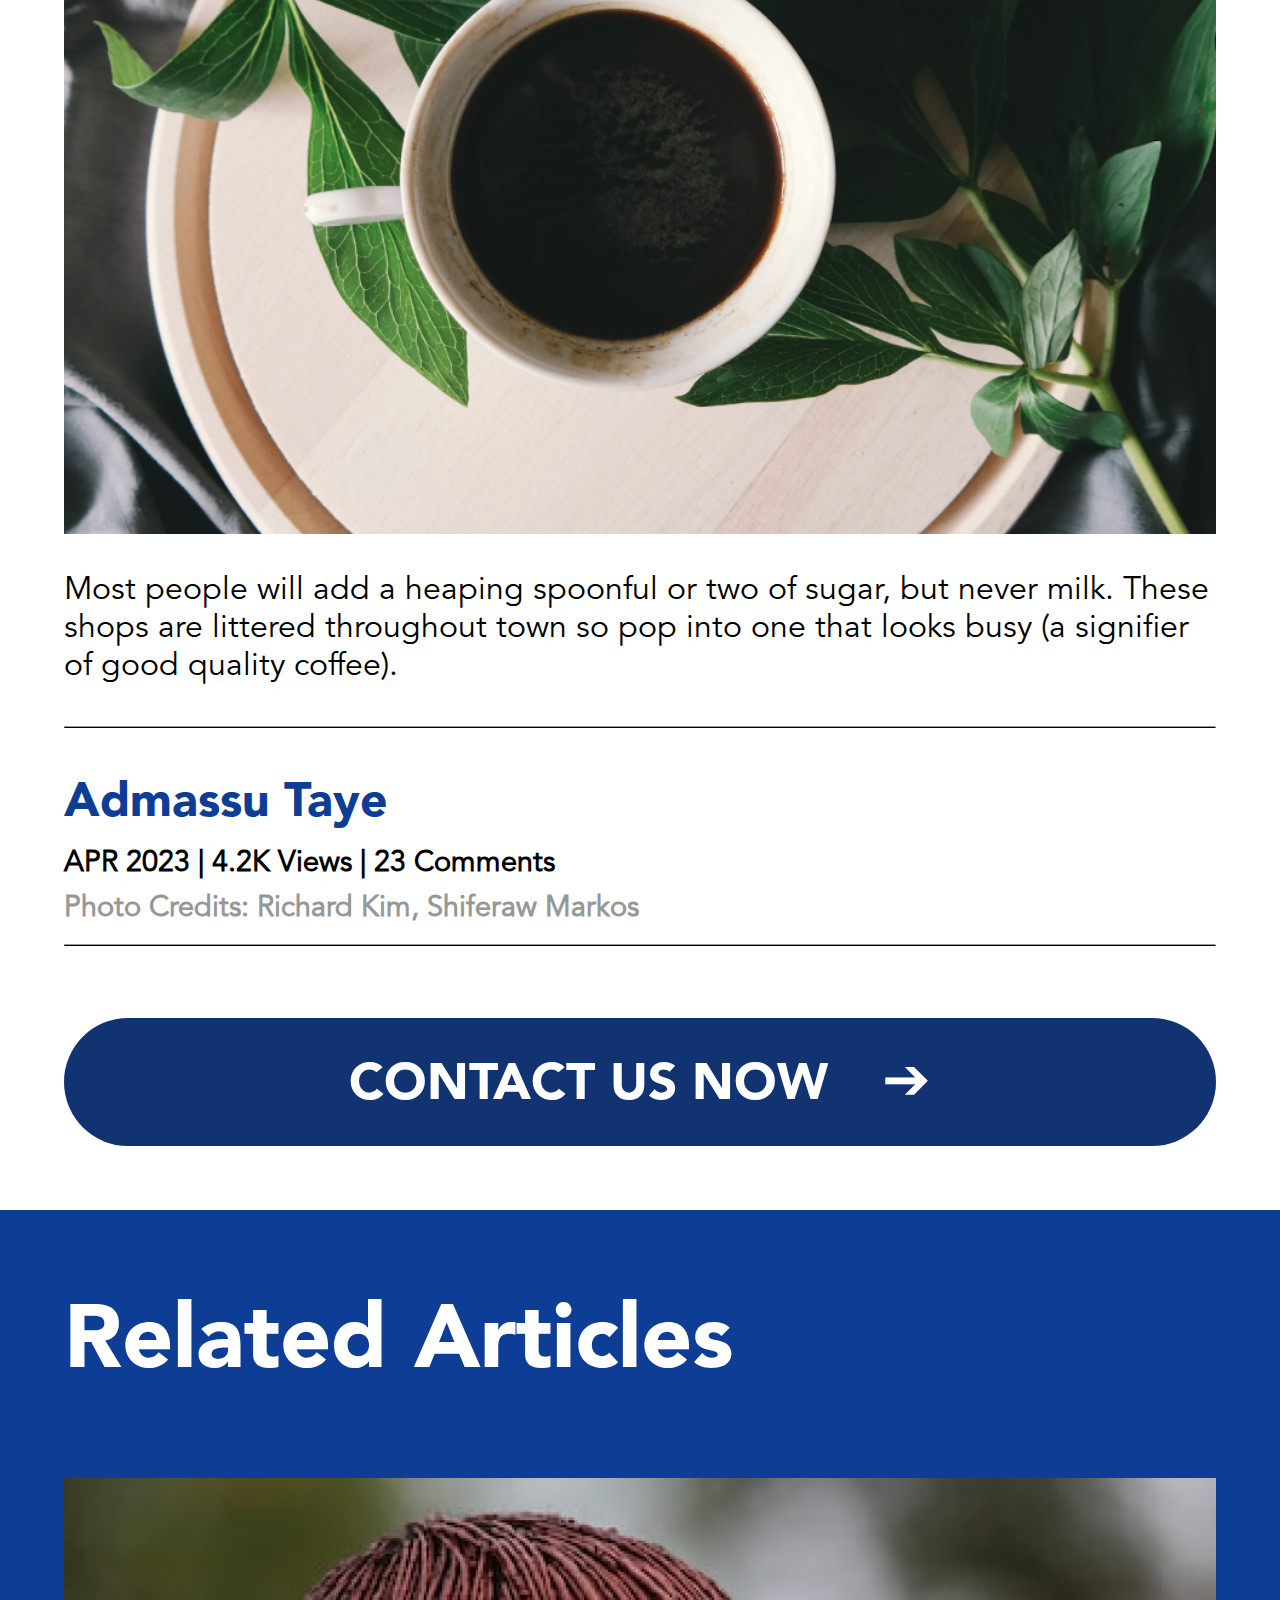
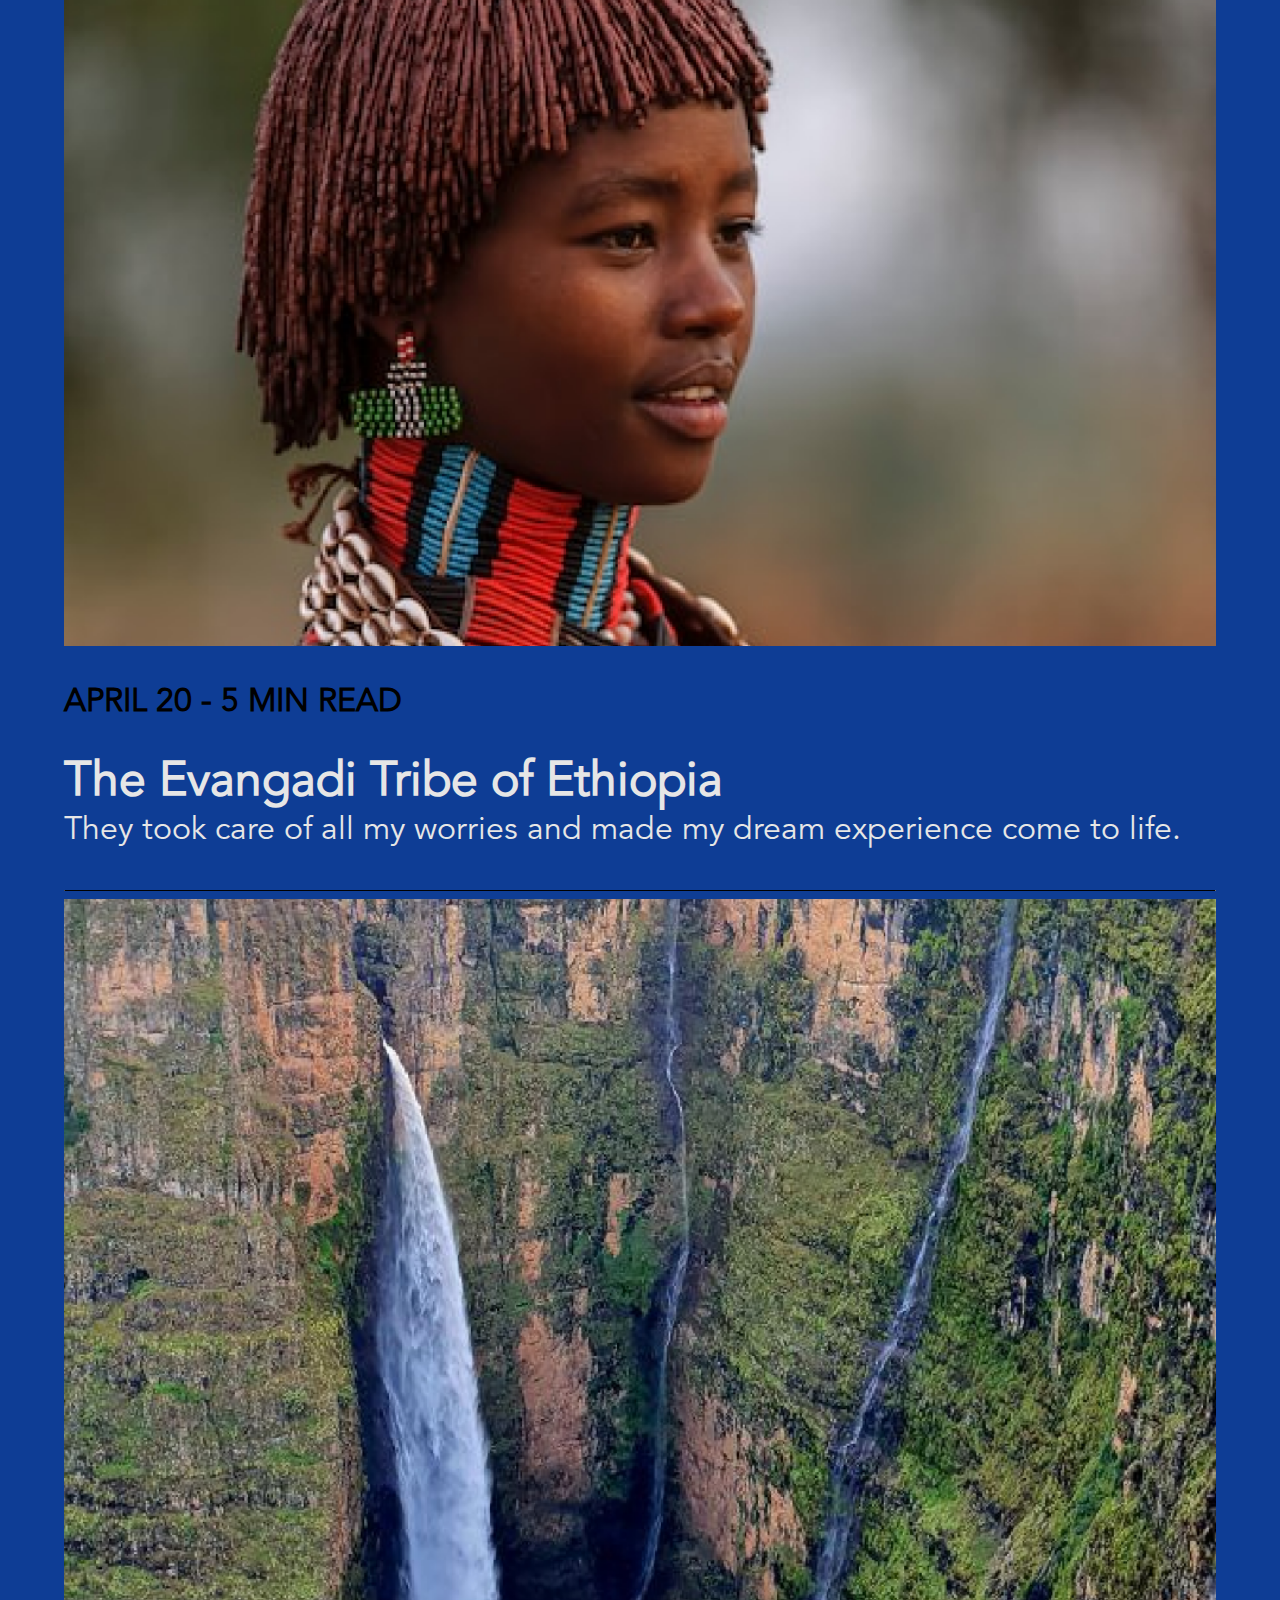
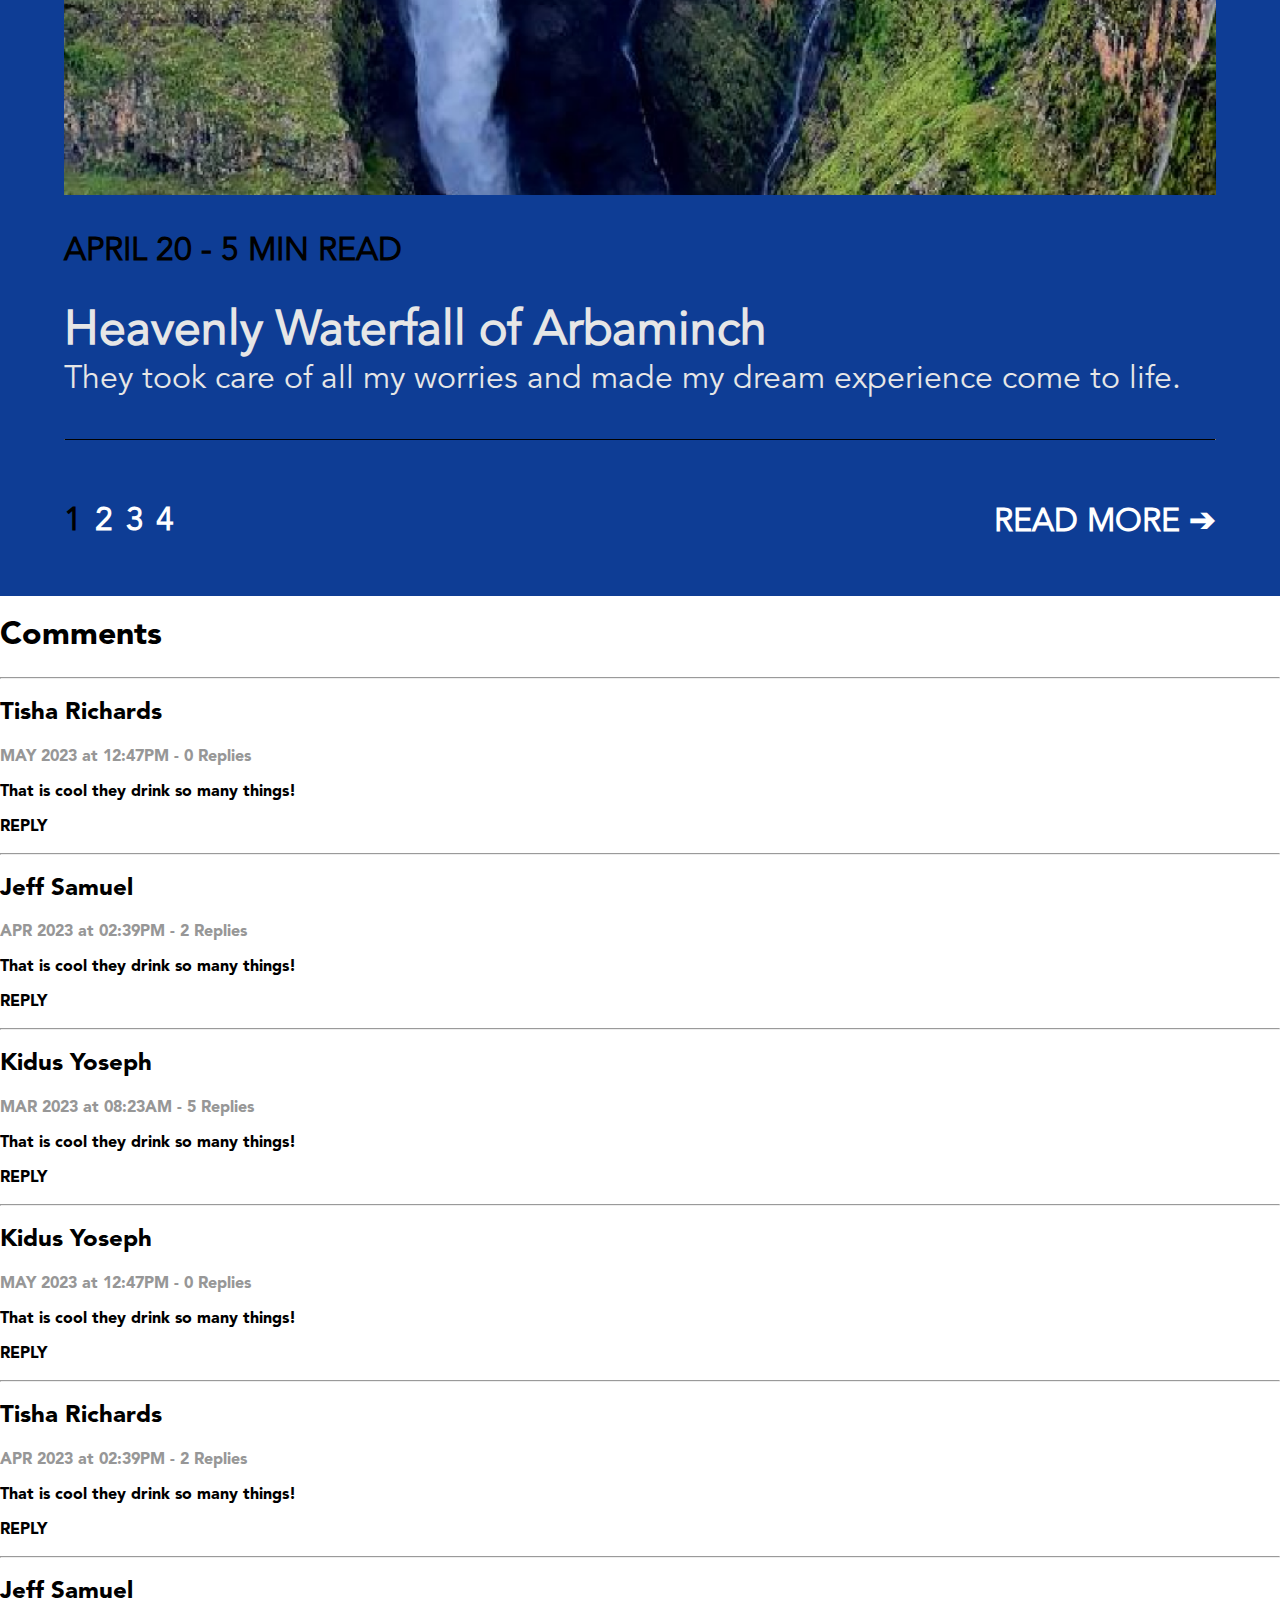
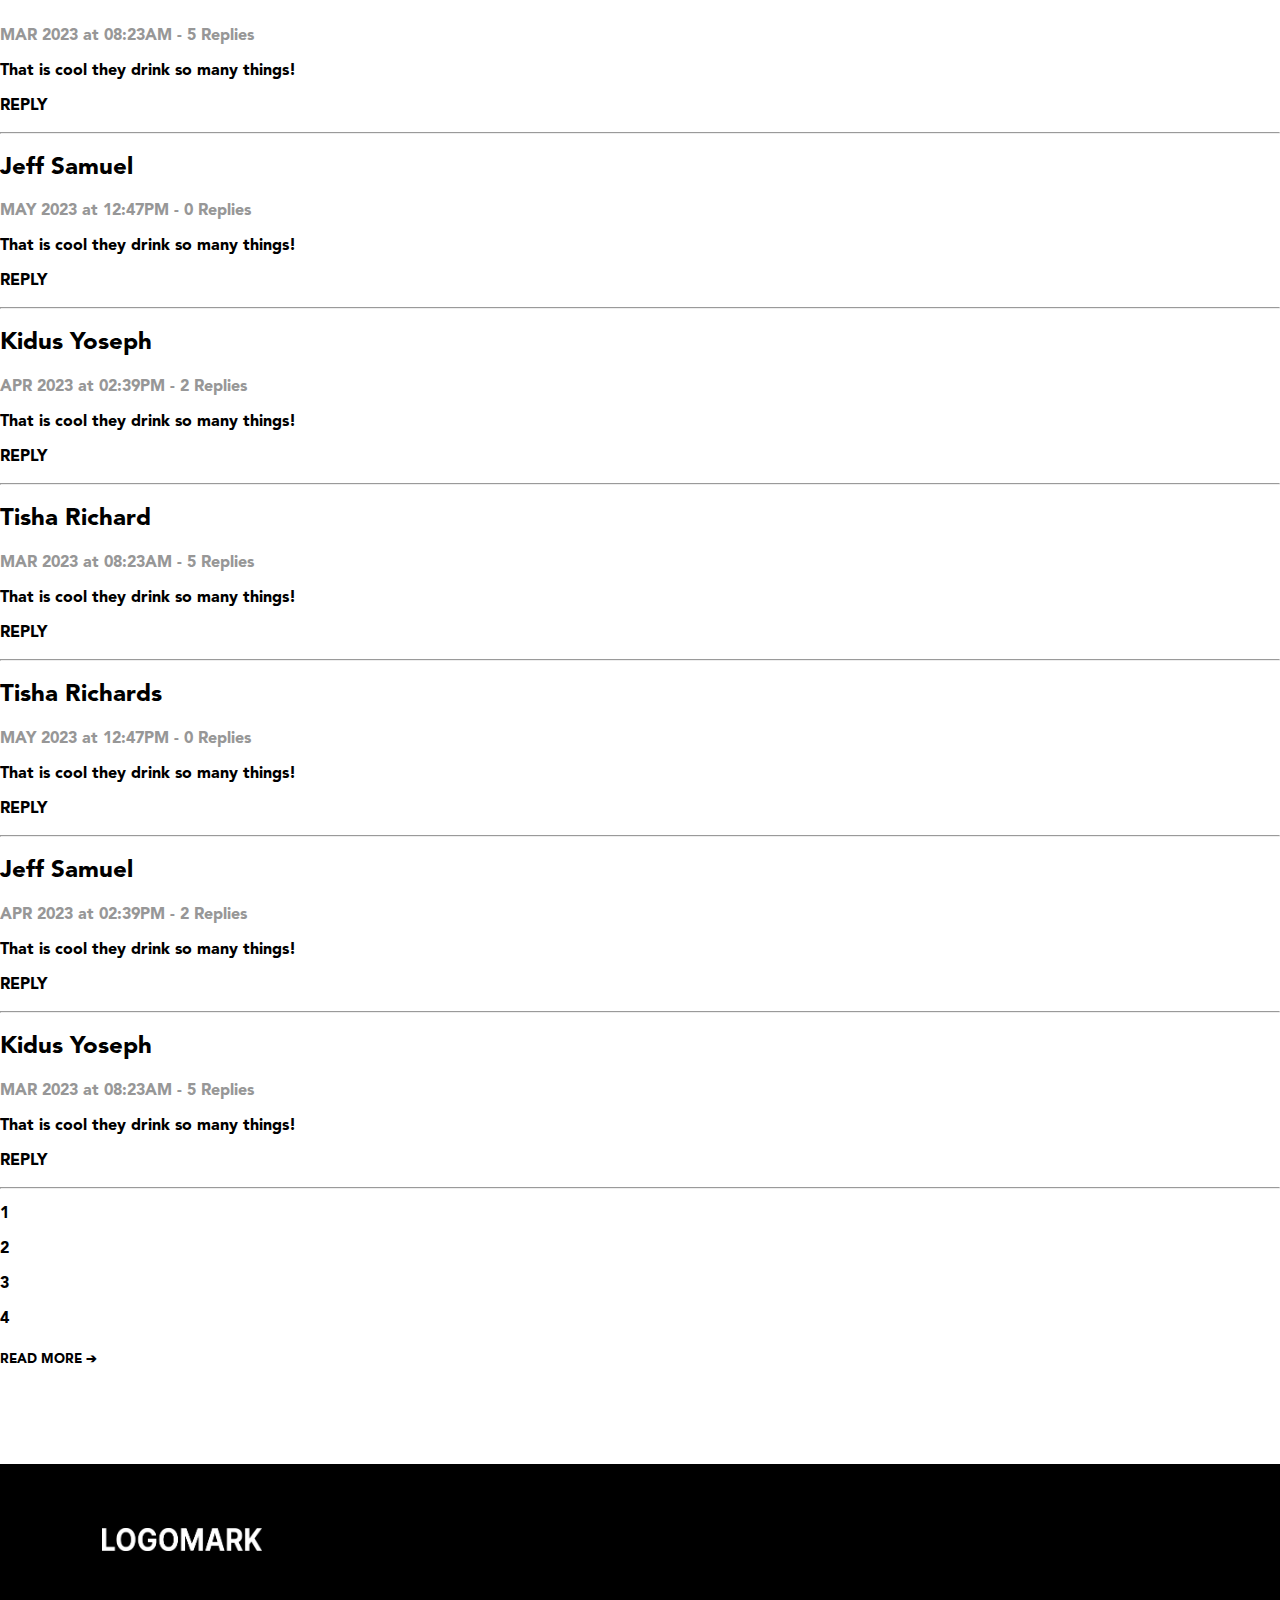
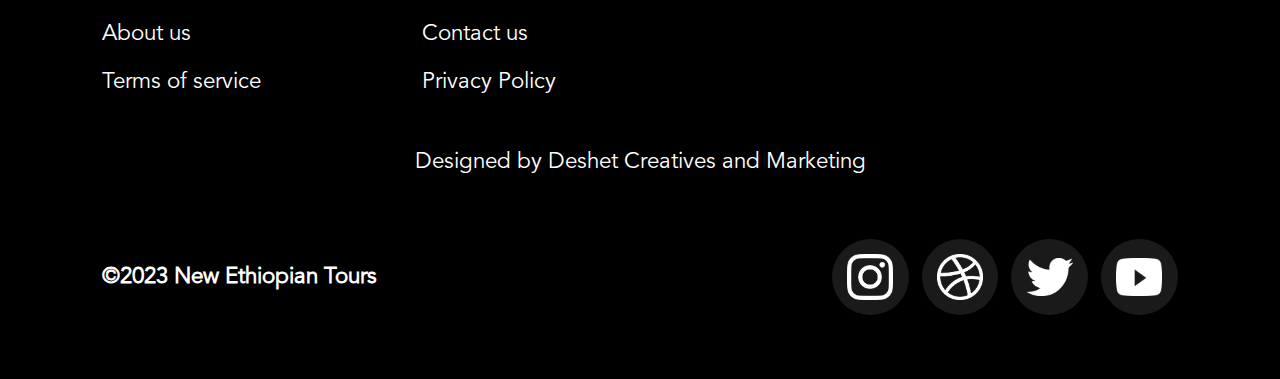
<file: Blog-Post-Page.html>
<!DOCTYPE html>
<html lang="en">
<head>
    <meta charset="UTF-8">
    <meta http-equiv="X-UA-Compatible" content="IE=edge">
    <meta name="viewport" content="width=device-width, initial-scale=1.0">
    <title>Best Drink In Town</title>
    <link href="./Blog-Post-Page/style.css" rel="stylesheet">
    <link href="./Common-Files/Footer.css" rel="stylesheet">
    <link href="./Common-Files/NavBar.css" rel="stylesheet">
    <link href="./Common-Files/sideBar.css" rel="stylesheet">
    <link href="./Common-Files/content.css" rel="stylesheet">
    <link href="./Common-Files/Packages.css" rel="stylesheet">
    <script defer src="./Common-Files/pageNav.js"></script>
    <script defer src="./Common-Files/sideBar.js"></script>
    <script defer src="./Common-Files/packages.js"></script>
</head>
<body>
    <section class="sideBar">
        <p class="exitSideBar">&#8250;</p>
        <a href="./index.html">Homepage</a>
        <a href="./The-Evangadi-Tribe.html">The Evangadi Tribe</a>
        <a href="./Upper-Awash_Valley.html">Upper Awash Valley</a>
        <a href="./Ethiopian-Food-Tour.html">Ethiopian Food Tour</a>
        <a href="./Half-Day-Tour.html">Half Day Tour</a>
        <a href="./Full-Day-Tour.html">Full Day Tour</a>
        <a href="./Blog-Post-List.html">Blog Post list</a>
    </section>
        <div class="everything">
            <nav>
            <img src="./Logos/Logomark-Black.png" alt="Logo" class="logo">
            <img src="./Logos/Burgericon-Black.png" alt="Drop Down Menu" class="burger">
            </nav>
            <section class="heroSection">
            <img src="./Blog-Post-Page/Hero-Background.jpg">
            </section>

            <section class="content">
                <h1>Best Drink in Town: Jebena Buna</h1>
                
                <h2 class="smallerHeader">Strong Taste for the Strong Willed!</h2>
                
                <p>There are two kinds of coffees served readily in Addis Ababa: ‘jebena buna’ which is coffee prepared the traditional way and cafe coffee, a leftover of the Italian occupation. </p>
                
                <p>‘Jebena buna’ is coffee brewed in the traditional clay pot (known as a ‘jebena’). Most of the shops that serve coffee this way are also roasting and grinding the beans in small batches throughout the day.</p>
                
                <img src="./Blog-Post-Page/Content-Image-1.jpg">
                
                <h2>The 'Jebena Buna' is a strong espresso type coffee served in a small glass</h2>
                
                <p>Most people will add a heaping spoonful or two of sugar, but never milk. These shops are littered throughout town so pop into one that looks busy (a signifier of good quality coffee). </p>

                <p>A ‘jebena buna’ usually costs 5 birr. The most popular coffee at a cafe is a ‘macchiato.’ Unlike a traditional Italian macchiato, macchiatos here are mostly milk with a little bit of coffee. Want a strong one? Ask for a ‘tikur macchiato.’ Our favorite place in town for a macchiato is Alem Buna in Kazanchis.</p>

                <img src="./Blog-Post-Page/Content-Image-2.jpg" class="smallerImage">

                <p>Most people will add a heaping spoonful or two of sugar, but never milk. These shops are littered throughout town so pop into one that looks busy (a signifier of good quality coffee). </p>

                <hr class="authorHR">

                <h3 class="authorName">Admassu Taye</h3>
                <p class="authorInfo">APR 2023 | 4.2K Views | 23 Comments </p>
                <p class="authorInfo grey">Photo Credits: Richard Kim, Shiferaw Markos</p>

                <hr class="authorHR">
            </section>
            <section class="packageSection">
                <button>CONTACT US NOW <span>&#10132;</span></button>
            </section>

            <section class="invertedContent">
                <h1>Related Articles</h1>

                <div class="list" data-active-list>
                    <div class="editorsOption">
                        <img src="./Blog-Post-Page/Inverted-Content-1.jpg">
                        <p class="info">APRIL 20 - 5 MIN READ</p>
                        <h2>The Evangadi Tribe of Ethiopia</h2>
                        <p>They took  care of all my worries and made my dream experience come to life.</p>
                        <hr>
                    </div>

                    
                    <div class="editorsOption">
                        <img src="./Blog-Post-Page/Inverted-Content-2.jpg" class="smallerImage">
                        <p class="info">APRIL 20 - 5 MIN READ</p>
                        <h2>Heavenly Waterfall of Arbaminch</h2>
                        <p>They took  care of all my worries and made my dream experience come to life.</p>
                        <hr>
                    </div>
                </div>

                <div class="list">
                    <div class="editorsOption">
                        <img src="./Blog-Post-List/Images/Content-Image-2.jpg">
                        <p class="info">APRIL 20 - 5 MIN READ</p>
                        <h2>Lalibela's Rock Heaven Churches</h2>
                        <p>They took  care of all my worries and made my dream experience come to life.</p>
                        <hr>
                    </div>

                    
                    <div class="editorsOption">
                        <img src="./Blog-Post-List/Images/Content-Image-1.jpg">
                        <p class="info">APRIL 20 - 5 MIN READ</p>
                        <h2>Best Drink in Town: Jebena Buna</h2>
                        <p>They took  care of all my worries and made my dream experience come to life.</p>
                        <hr>
                    </div>
                </div>     

                <div class="list">
                    <div class="editorsOption">
                        <img src="./Blog-Post-List/Images/Inverted-Content-2.jpg">
                        <p class="info">APRIL 20 - 5 MIN READ</p>
                        <h2>Flight Tips to Addis Ababa</h2>
                        <p>They took  care of all my worries and made my dream experience come to life.</p>
                        <hr>
                    </div>

                    
                    <div class="editorsOption">
                        <img src="./Blog-Post-List/Images/Inverted-Content-1.jpg">
                        <p class="info">APRIL 20 - 5 MIN READ</p>
                        <h2>The Salt Lark City  of Ethiopia</h2>
                        <p>They took  care of all my worries and made my dream experience come to life.</p>
                        <hr>
                    </div>
                </div>    
                
                <div class="list">
                    <div class="editorsOption">
                        <img src="./Blog-Post-List/Images/Inverted-Content-2.jpg">
                        <p class="info">APRIL 20 - 5 MIN READ</p>
                        <h2>Flight Tips to Addis Ababa</h2>
                        <p>They took  care of all my worries and made my dream experience come to life.</p>
                        <hr>
                    </div>

                    
                    <div class="editorsOption">
                        <img src="./Blog-Post-List/Images/Content-Image-3.jpg">

                        <p class="info">APRIL 20 - 5 MIN READ</p>
                        <h2>Top Five Ethiopian Destinations</h2>
                        <p>They took  care of all my worries and made my dream experience come to life.</p>
                        <hr>
                    </div>
                </div> 

                <div class="pageNav">
                    <p class="pageNumber">1</p>
                    <p class="pageNumber">2</p>
                    <p class="pageNumber">3</p>
                    <p class="pageNumber">4</p>
                    <h5>READ MORE &#10132;</h5>
                </div>   
            </section>
            <section class="commentSection">
                <h1>Comments</h1>
                
                <hr>

                <div class="commentList" data-active-comment-list>
                    <div class="comment">
                        <div class="insideContent">
                            <h2>Tisha Richards</h2>
                            <p class="grey">MAY 2023 at 12:47PM - 0 Replies</p>
                            <p>That is cool they drink so many things!</p>
                        </div>
                        <p>REPLY</p>
                
                    </div>
                    
                    <hr>
                    
                    <div class="comment">
                        <div class="insideContent">
                            <h2>Jeff Samuel</h2>
                            <p class="grey">APR 2023 at 02:39PM - 2 Replies</p>
                            <p>That is cool they drink so many things!</p>
                        </div>
                        <p>REPLY</p>
                    
                    </div> 
                    
                    <hr>

                    <div class="comment">
                        <div class="insideContent">
                            <h2>Kidus Yoseph</h2>
                            <p class="grey">MAR 2023 at 08:23AM - 5 Replies</p>
                            <p>That is cool they drink so many things!</p>
                        </div>
                        <p>REPLY</p>
                        
                    </div>
                    
                    <hr>

                </div>

                <div class="commentList">
                    <div class="comment">
                        <div class="insideContent">
                            <h2>Kidus Yoseph</h2>
                            <p class="grey">MAY 2023 at 12:47PM - 0 Replies</p>
                            <p>That is cool they drink so many things!</p>
                        </div>
                        <p>REPLY</p>
                
                    </div>
                    
                    <hr>
                    
                    <div class="comment">
                        <div class="insideContent">
                            <h2>Tisha Richards</h2>
                            <p class="grey">APR 2023 at 02:39PM - 2 Replies</p>
                            <p>That is cool they drink so many things!</p>
                        </div>
                        <p>REPLY</p>
                    
                    </div> 
                    
                    <hr>

                    <div class="comment">
                        <div class="insideContent">
                            <h2>Jeff Samuel</h2>
                            <p class="grey">MAR 2023 at 08:23AM - 5 Replies</p>
                            <p>That is cool they drink so many things!</p>
                        </div>
                        <p>REPLY</p>
                        
                    </div>
                    
                    <hr>

                </div>
                
                <div class="commentList">
                    <div class="comment">
                        <div class="insideContent">
                            <h2>Jeff Samuel</h2>
                            <p class="grey">MAY 2023 at 12:47PM - 0 Replies</p>
                            <p>That is cool they drink so many things!</p>
                        </div>
                        <p>REPLY</p>
                
                    </div>
                    
                    <hr>
                    
                    <div class="comment">
                        <div class="insideContent">
                            <h2>Kidus Yoseph</h2>
                            <p class="grey">APR 2023 at 02:39PM - 2 Replies</p>
                            <p>That is cool they drink so many things!</p>
                        </div>
                        <p>REPLY</p>
                    
                    </div> 
                    
                    <hr>

                    <div class="comment">
                        <div class="insideContent">
                            <h2>Tisha Richard</h2>
                            <p class="grey">MAR 2023 at 08:23AM - 5 Replies</p>
                            <p>That is cool they drink so many things!</p>
                        </div>
                        <p>REPLY</p>
                        
                    </div>
                    
                    <hr>

                </div>

                <div class="commentList">
                    <div class="comment">
                        <div class="insideContent">
                            <h2>Tisha Richards</h2>
                            <p class="grey">MAY 2023 at 12:47PM - 0 Replies</p>
                            <p>That is cool they drink so many things!</p>
                        </div>
                        <p>REPLY</p>
                
                    </div>
                    
                    <hr>
                    
                    <div class="comment">
                        <div class="insideContent">
                            <h2>Jeff Samuel</h2>
                            <p class="grey">APR 2023 at 02:39PM - 2 Replies</p>
                            <p>That is cool they drink so many things!</p>
                        </div>
                        <p>REPLY</p>
                    
                    </div> 
                    
                    <hr>

                    <div class="comment">
                        <div class="insideContent">
                            <h2>Kidus Yoseph</h2>
                            <p class="grey">MAR 2023 at 08:23AM - 5 Replies</p>
                            <p>That is cool they drink so many things!</p>
                        </div>
                        <p>REPLY</p>
                        
                    </div>
                    
                    <hr>

                </div>
                

                <div class="commentPageNav">
                    <p class="commentPageNumber">1</p>
                    <p class="commentPageNumber">2</p>
                    <p class="commentPageNumber">3</p>
                    <p class="commentPageNumber">4</p>
                    <h5>READ MORE &#10132;</h5>
                </div>  

            </section>
            <footer>
                <img src="./Logos/Logomark-White.png" alt="Logo" class="logo">
                <div class="footerGrid">
                    <h4>About us</h4>
                    <h4>Contact us</h4>
                    <h4>Terms of service</h4>
                    <h4>Privacy Policy</h4>
                </div>
                <h3>Designed by <strong>Deshet Creatives and Marketing</strong></h3>
                <div class="bottomFooter">
                    <h4>&#169;2023 New Ethiopian Tours</h4>
                    <div class="contacts">
                        <div class="contactIcons"><img src="./Logos/Instagram-Logo.png" alt="Instagram Logo"></div>
                        <div class="contactIcons"><img src="./Logos/Basketball-Logo.png" alt="Instagram Logo"></div>
                        <div class="contactIcons"><img src="./Logos/Twitter-Logo.png" alt="Instagram Logo" class="twitter"></div>
                        <div class="contactIcons"><img src="./Logos/Youtube-Logo.png" alt="Instagram Logo" class="youtube"></div>
                    </div>
                </div>
            </footer>
        </div>
</file>
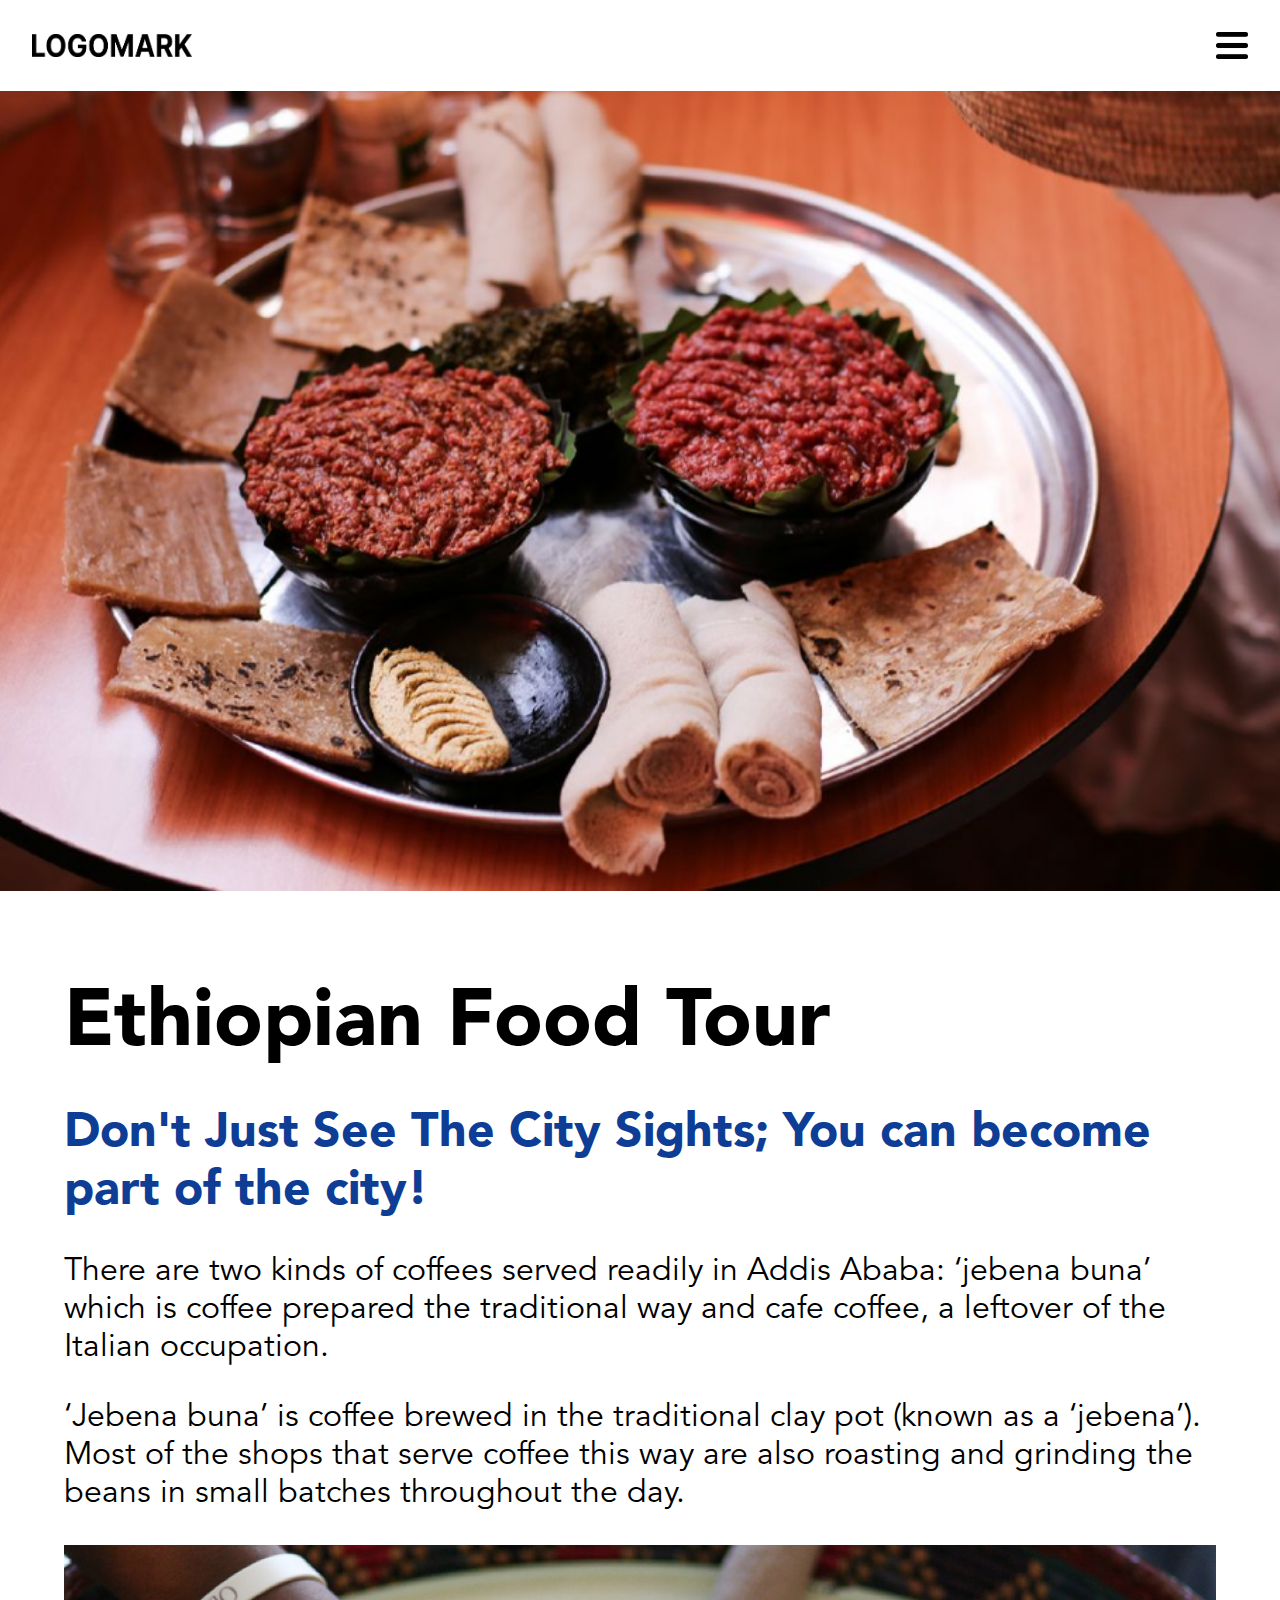
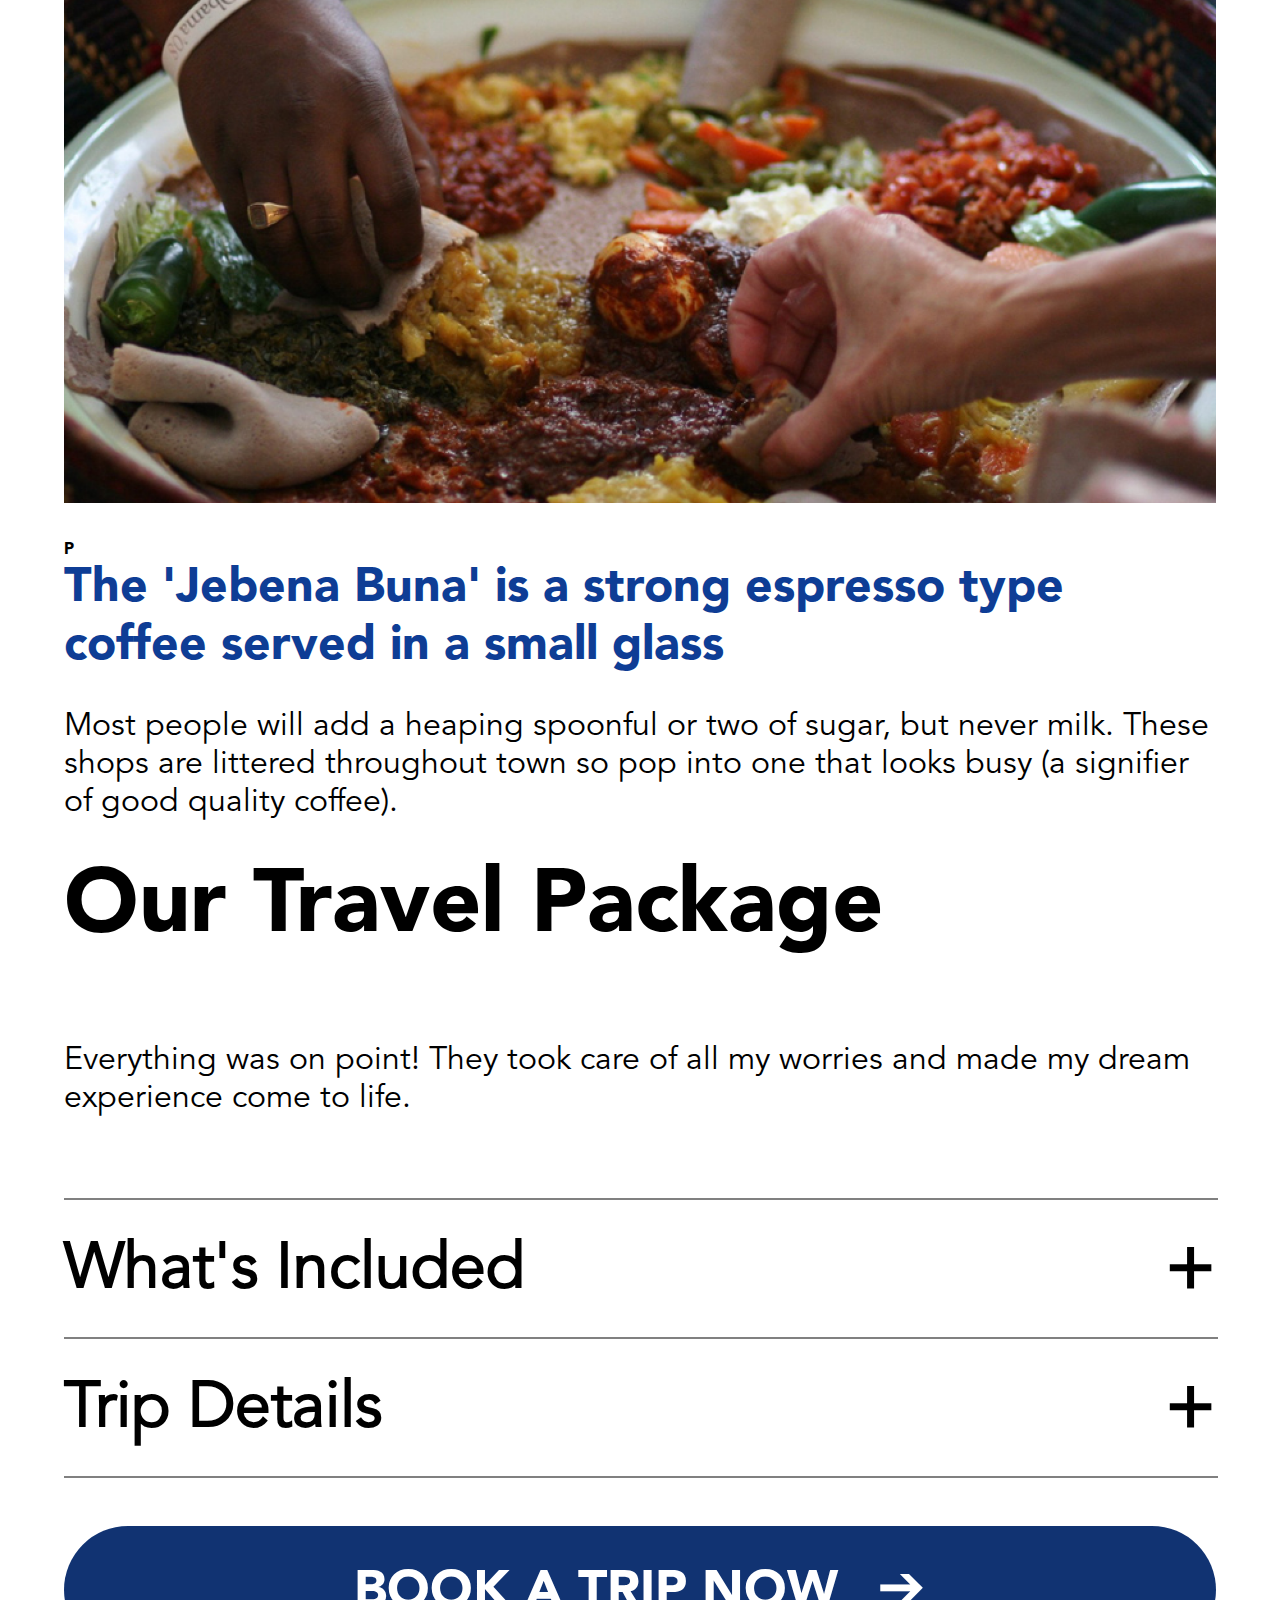
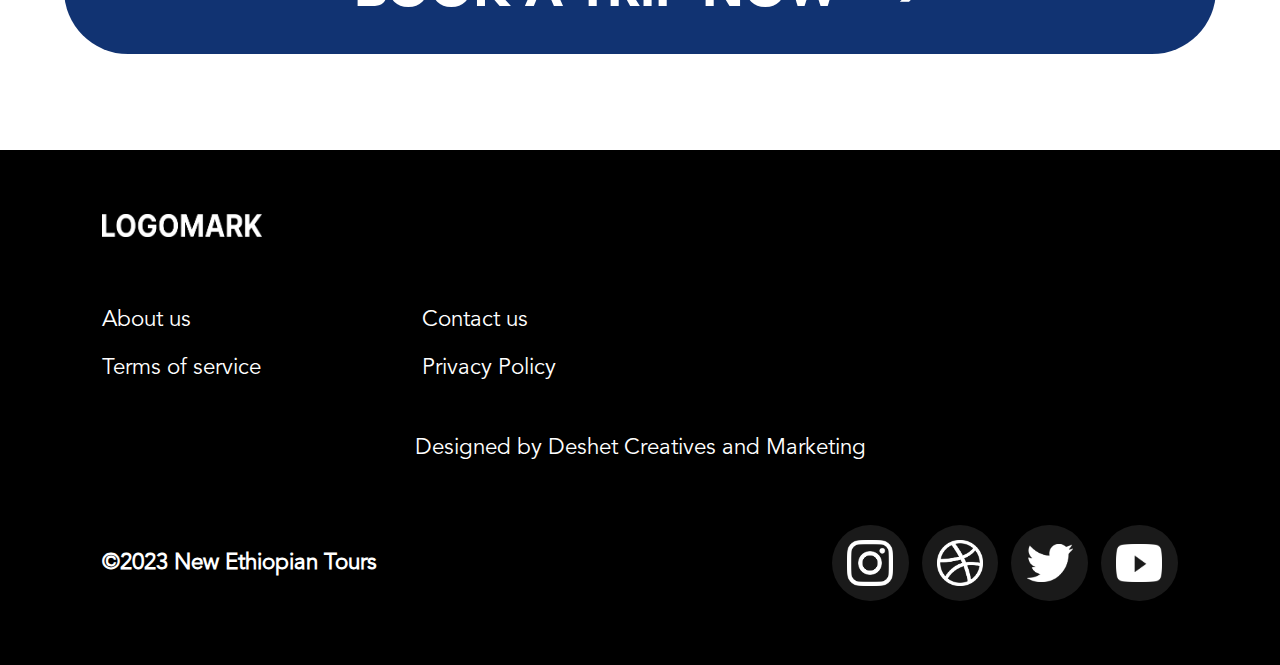
<file: Ethiopian-Food-Tour.html>
<!DOCTYPE html>
<html lang="en">
<head>
    <meta charset="UTF-8">
    <meta http-equiv="X-UA-Compatible" content="IE=edge">
    <meta name="viewport" content="width=device-width, initial-scale=1.0">
    <title>Ethiopian Food Tour</title>
    <link href="./Ethiopian-Food-Tour/style.css" rel="stylesheet">
    <link href="./Common-Files/Footer.css" rel="stylesheet">
    <link href="./Common-Files/NavBar.css" rel="stylesheet">
    <link href="./Common-Files/Packages.css" rel="stylesheet">
    <link href="./Common-Files/sideBar.css" rel="stylesheet">
    <link href="./Common-Files/content.css" rel="stylesheet">
    <script defer src="./Common-Files/sideBar.js"></script>
    <script defer src="./Common-Files/packages.js"></script>
</head>
<body>
    <section class="sideBar">
        <p class="exitSideBar">&#8250;</p>
        <a href="./index.html">Homepage</a>
        <a href="./The-Evangadi-Tribe.html">The Evangadi Tribe</a>
        <a href="./Upper-Awash_Valley.html">Upper Awash Valley</a>
        <a href="./Half-Day-Tour.html">Half Day Tour</a>
        <a href="./Full-Day-Tour.html">Full Day Tour</a>
    </section>
        <div class="everything">
        <nav>
            <img src="./Logos/Logomark-Black.png" alt="Logo" class="logo">
            <img src="./Logos/Burgericon-Black.png" alt="Drop Down Menu" class="burger">
        </nav>
        <section class="heroSection">
            <img src="./Ethiopian-Food-Tour/Images/Hero-Background.jpg">
        </section>

        <section class="content">
            <h1>Ethiopian Food Tour</h1>
            
            <h2>Don't Just See The City Sights; You can become part of the city!</h2>
            
            <p>There are two kinds of coffees served readily in Addis Ababa: ‘jebena buna’ which is coffee prepared the traditional way and cafe coffee, a leftover of the Italian occupation. </p>
            
            <p>‘Jebena buna’ is coffee brewed in the traditional clay pot (known as a ‘jebena’). Most of the shops that serve coffee this way are also roasting and grinding the beans in small batches throughout the day.</p>
            
            <img src="./Ethiopian-Food-Tour/Images/Content-Image-1.jpg" alt="Image Of Ethiopian Food">
            P
            <h3 class="error">The 'Jebena Buna' is a strong espresso type coffee served in a small glass</h3>
            
            <p>Most people will add a heaping spoonful or two of sugar, but never milk. These shops are littered throughout town so pop into one that looks busy (a signifier of good quality coffee). </p>

        </section>

        <section class="packageSection">
            <h1>Our Travel Package</h1>
            <h5>Everything was on point! They took care of all my worries and made my dream experience come to life.</h5>
            <div class="packageOptions">
                <hr>
                <div class="option">
                    <div class="title">
                        <h2>What's Included</h2>
                        <h3 class="dropDownButton">&#43;</h3>
                    </div>
                    <p class="dropDownContent">Most people will add a heaping spoonful or two of sugar, but never milk.</p>
                    <hr>
                </div>
                
                <div class="option">
                    <div class="title">
                        <h2>Trip Details</h2>
                        <h3 class="dropDownButton">&#43;</h3>
                    </div>
                    <p class="dropDownContent">Most people will add a heaping spoonful or two of sugar, but never milk.</p>
                    
                </div>
                <hr>
            </div>
            <button>BOOK A TRIP NOW<span>&#10132;</span></button>

        </section>

        


        <footer>
            <img src="./Logos/Logomark-White.png" alt="Logo" class="logo">
            <div class="footerGrid">
                <h4>About us</h4>
                <h4>Contact us</h4>
                <h4>Terms of service</h4>
                <h4>Privacy Policy</h4>
            </div>
            <h3>Designed by <strong>Deshet Creatives and Marketing</strong></h3>
            <div class="bottomFooter">
                <h4>&#169;2023 New Ethiopian Tours</h4>
                <div class="contacts">
                    <div class="contactIcons"><img src="./Logos/Instagram-Logo.png" alt="Instagram Logo"></div>
                    <div class="contactIcons"><img src="./Logos/Basketball-Logo.png" alt="Instagram Logo"></div>
                    <div class="contactIcons"><img src="./Logos/Twitter-Logo.png" alt="Instagram Logo" class="twitter"></div>
                    <div class="contactIcons"><img src="./Logos/Youtube-Logo.png" alt="Instagram Logo" class="youtube"></div>
                </div>
            </div>
        </footer>
    </div>
</body>
</html>
</file>
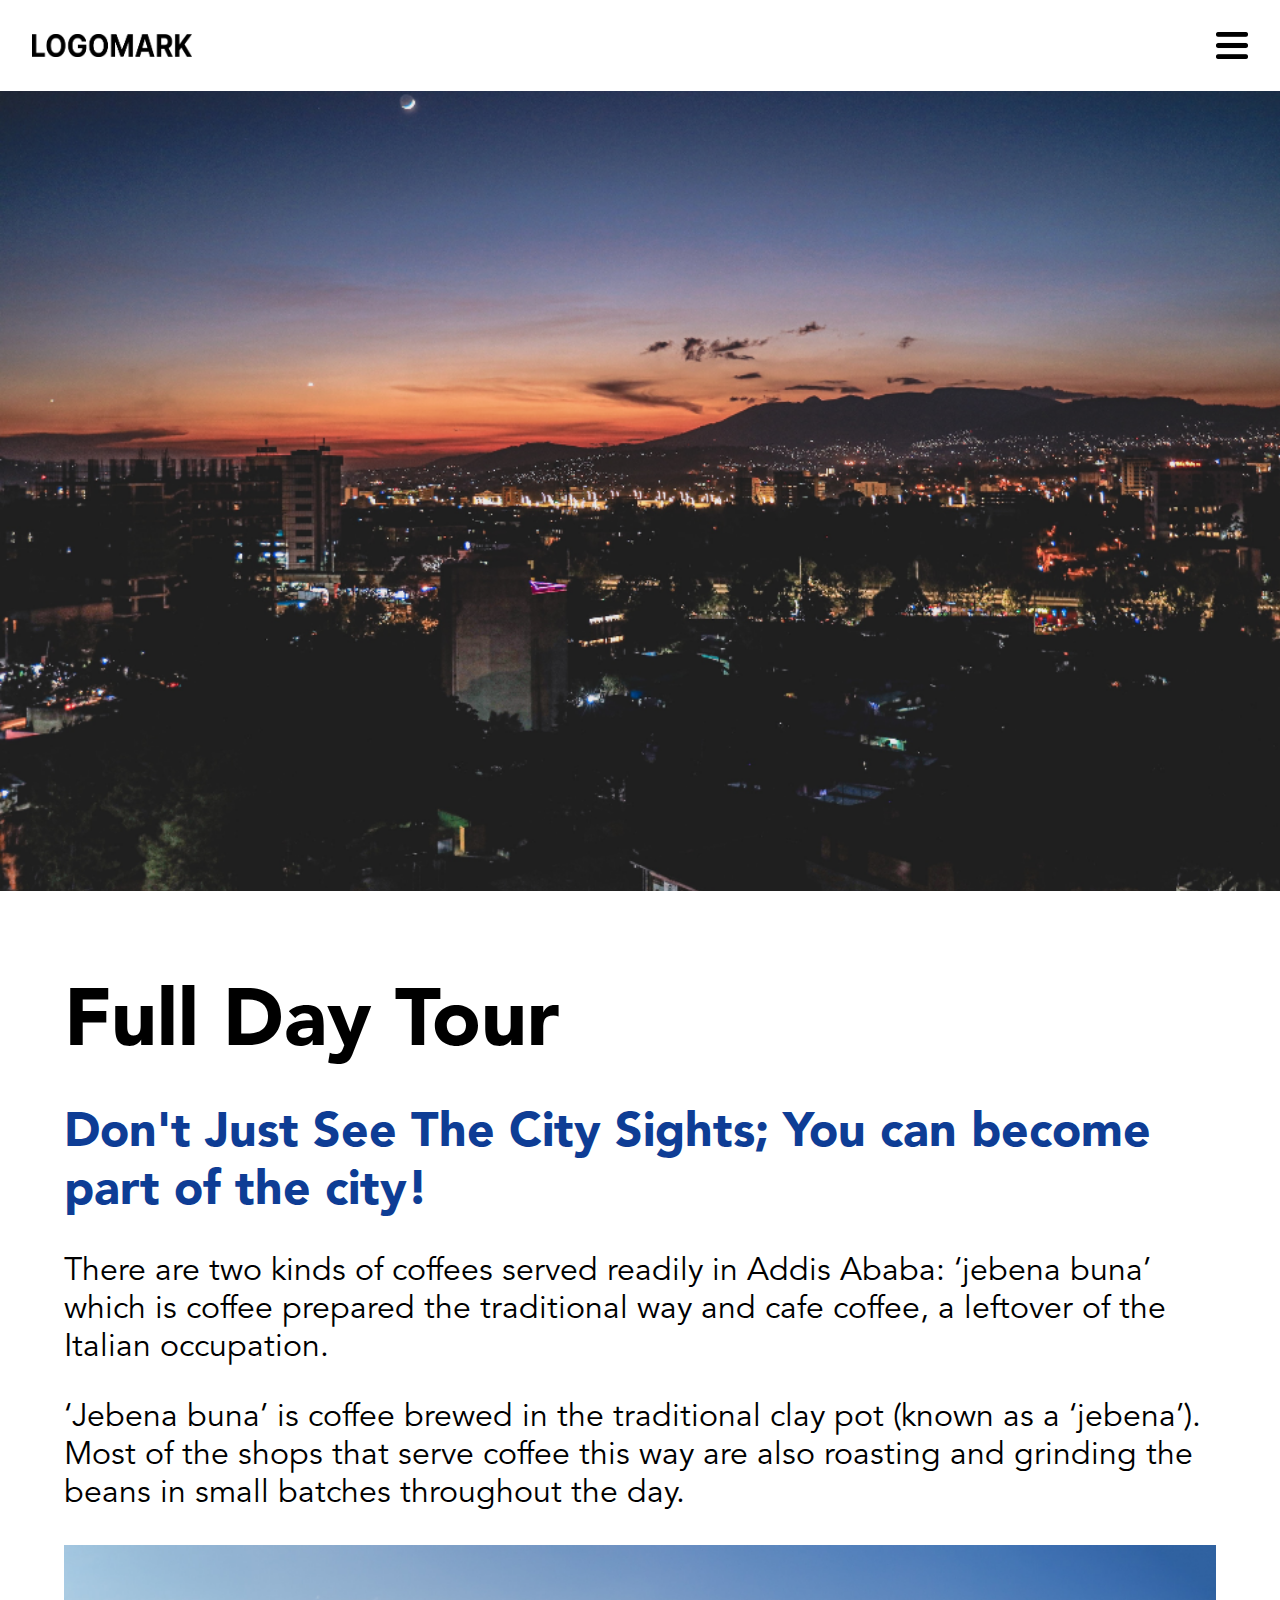
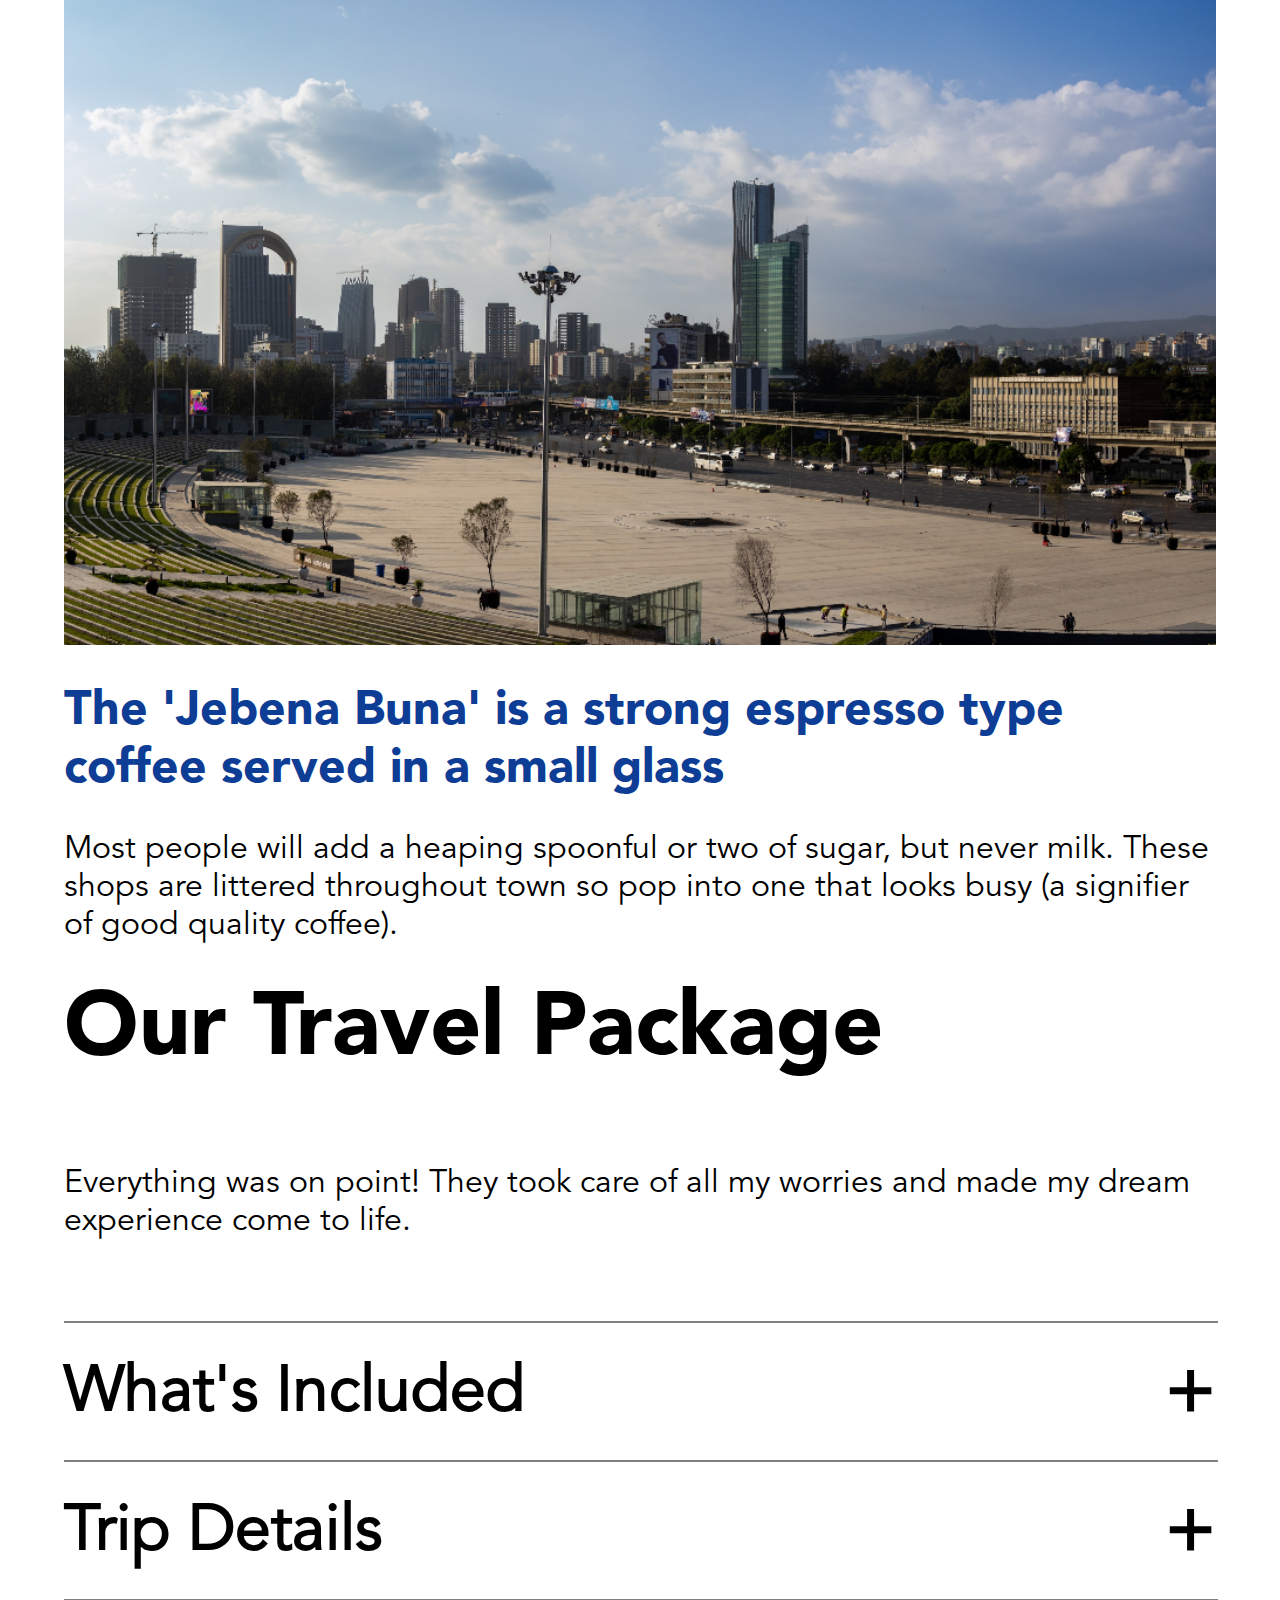
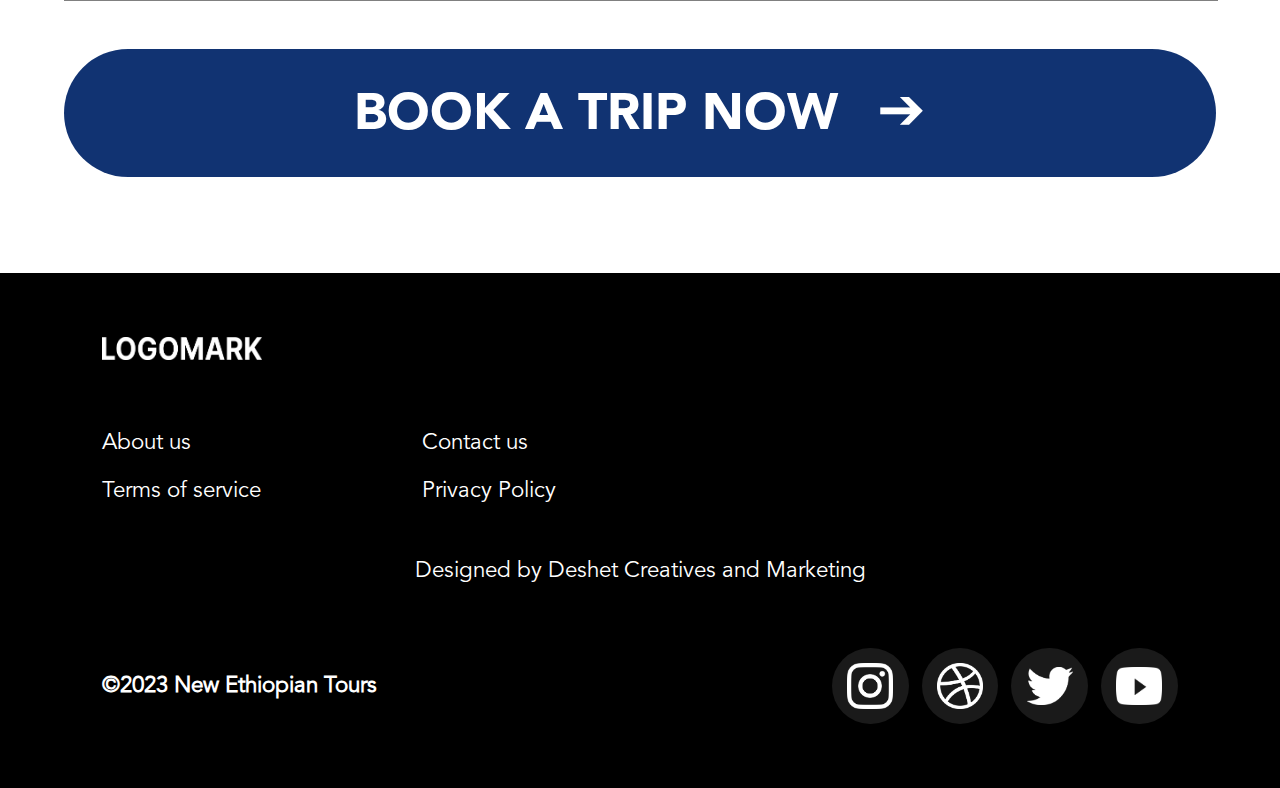
<file: Full-Day-Tour.html>
<!DOCTYPE html>
<html lang="en">
<head>
    <meta charset="UTF-8">
    <meta http-equiv="X-UA-Compatible" content="IE=edge">
    <meta name="viewport" content="width=device-width, initial-scale=1.0">
    <title>Full Day Tour</title>
    <link href="./Full-Day-Tour/style.css" rel="stylesheet">
    <link href="./Common-Files/Footer.css" rel="stylesheet">
    <link href="./Common-Files/NavBar.css" rel="stylesheet">
    <link href="./Common-Files/Packages.css" rel="stylesheet">
    <link href="./Common-Files/sideBar.css" rel="stylesheet">
    <link href="./Common-Files/content.css" rel="stylesheet">
    <script defer src="./Common-Files/sideBar.js"></script>
    <script defer src="./Common-Files/packages.js"></script>
</head>
<body>
    <section class="sideBar">
        <p class="exitSideBar">&#8250;</p>
        <a href="./index.html">Homepage</a>
        <a href="./The-Evangadi-Tribe.html">The Evangadi Tribe</a>
        <a href="./Upper-Awash_Valley.html">Upper Awash Valley</a>
        <a href="./Ethiopian-Food-Tour.html">Ethiopian Food Tour</a>
        <a href="./Half-Day-Tour.html">Half Day Tour</a>
    </section>
        <div class="everything">
        <nav>
            <img src="./Logos/Logomark-Black.png" alt="Logo" class="logo">
            <img src="./Logos/Burgericon-Black.png" alt="Drop Down Menu" class="burger">
        </nav>
        <section class="heroSection">
            <img src="./Full-Day-Tour/Images/Hero-Background.jpg">
        </section>

        <section class="content">
            <h1>Full Day Tour</h1>
            
            <h2>Don't Just See The City Sights; You can become part of the city!</h2>
            
            <p>There are two kinds of coffees served readily in Addis Ababa: ‘jebena buna’ which is coffee prepared the traditional way and cafe coffee, a leftover of the Italian occupation. </p>
            
            <p>‘Jebena buna’ is coffee brewed in the traditional clay pot (known as a ‘jebena’). Most of the shops that serve coffee this way are also roasting and grinding the beans in small batches throughout the day.</p>
            
            <img src="./Full-Day-Tour/Images/Content-Image-1.jpg" alt="A Person Sitting In An Antiques Shop">
            
            <h3>The 'Jebena Buna' is a strong espresso type coffee served in a small glass</h3>
            
            <p>Most people will add a heaping spoonful or two of sugar, but never milk. These shops are littered throughout town so pop into one that looks busy (a signifier of good quality coffee). </p>

        </section>

        <section class="packageSection">
            <h1>Our Travel Package</h1>
            <h5>Everything was on point! They took care of all my worries and made my dream experience come to life.</h5>
            <div class="packageOptions">
                <hr>
                <div class="option">
                    <div class="title">
                        <h2>What's Included</h2>
                        <h3 class="dropDownButton">&#43;</h3>
                    </div>
                    <p class="dropDownContent">Most people will add a heaping spoonful or two of sugar, but never milk.</p>
                    <hr>
                </div>
                
                <div class="option">
                    <div class="title">
                        <h2>Trip Details</h2>
                        <h3 class="dropDownButton">&#43;</h3>
                    </div>
                    <p class="dropDownContent">Most people will add a heaping spoonful or two of sugar, but never milk.</p>
                    
                </div>
                <hr>
            </div>
            <button>BOOK A TRIP NOW<span>&#10132;</span></button>

        </section>

        


        <footer>
            <img src="./Logos/Logomark-White.png" alt="Logo" class="logo">
            <div class="footerGrid">
                <h4>About us</h4>
                <h4>Contact us</h4>
                <h4>Terms of service</h4>
                <h4>Privacy Policy</h4>
            </div>
            <h3>Designed by <strong>Deshet Creatives and Marketing</strong></h3>
            <div class="bottomFooter">
                <h4>&#169;2023 New Ethiopian Tours</h4>
                <div class="contacts">
                    <div class="contactIcons"><img src="./Logos/Instagram-Logo.png" alt="Instagram Logo"></div>
                    <div class="contactIcons"><img src="./Logos/Basketball-Logo.png" alt="Instagram Logo"></div>
                    <div class="contactIcons"><img src="./Logos/Twitter-Logo.png" alt="Instagram Logo" class="twitter"></div>
                    <div class="contactIcons"><img src="./Logos/Youtube-Logo.png" alt="Instagram Logo" class="youtube"></div>
                </div>
            </div>
        </footer>
    </div>
</body>
</html>
</file>
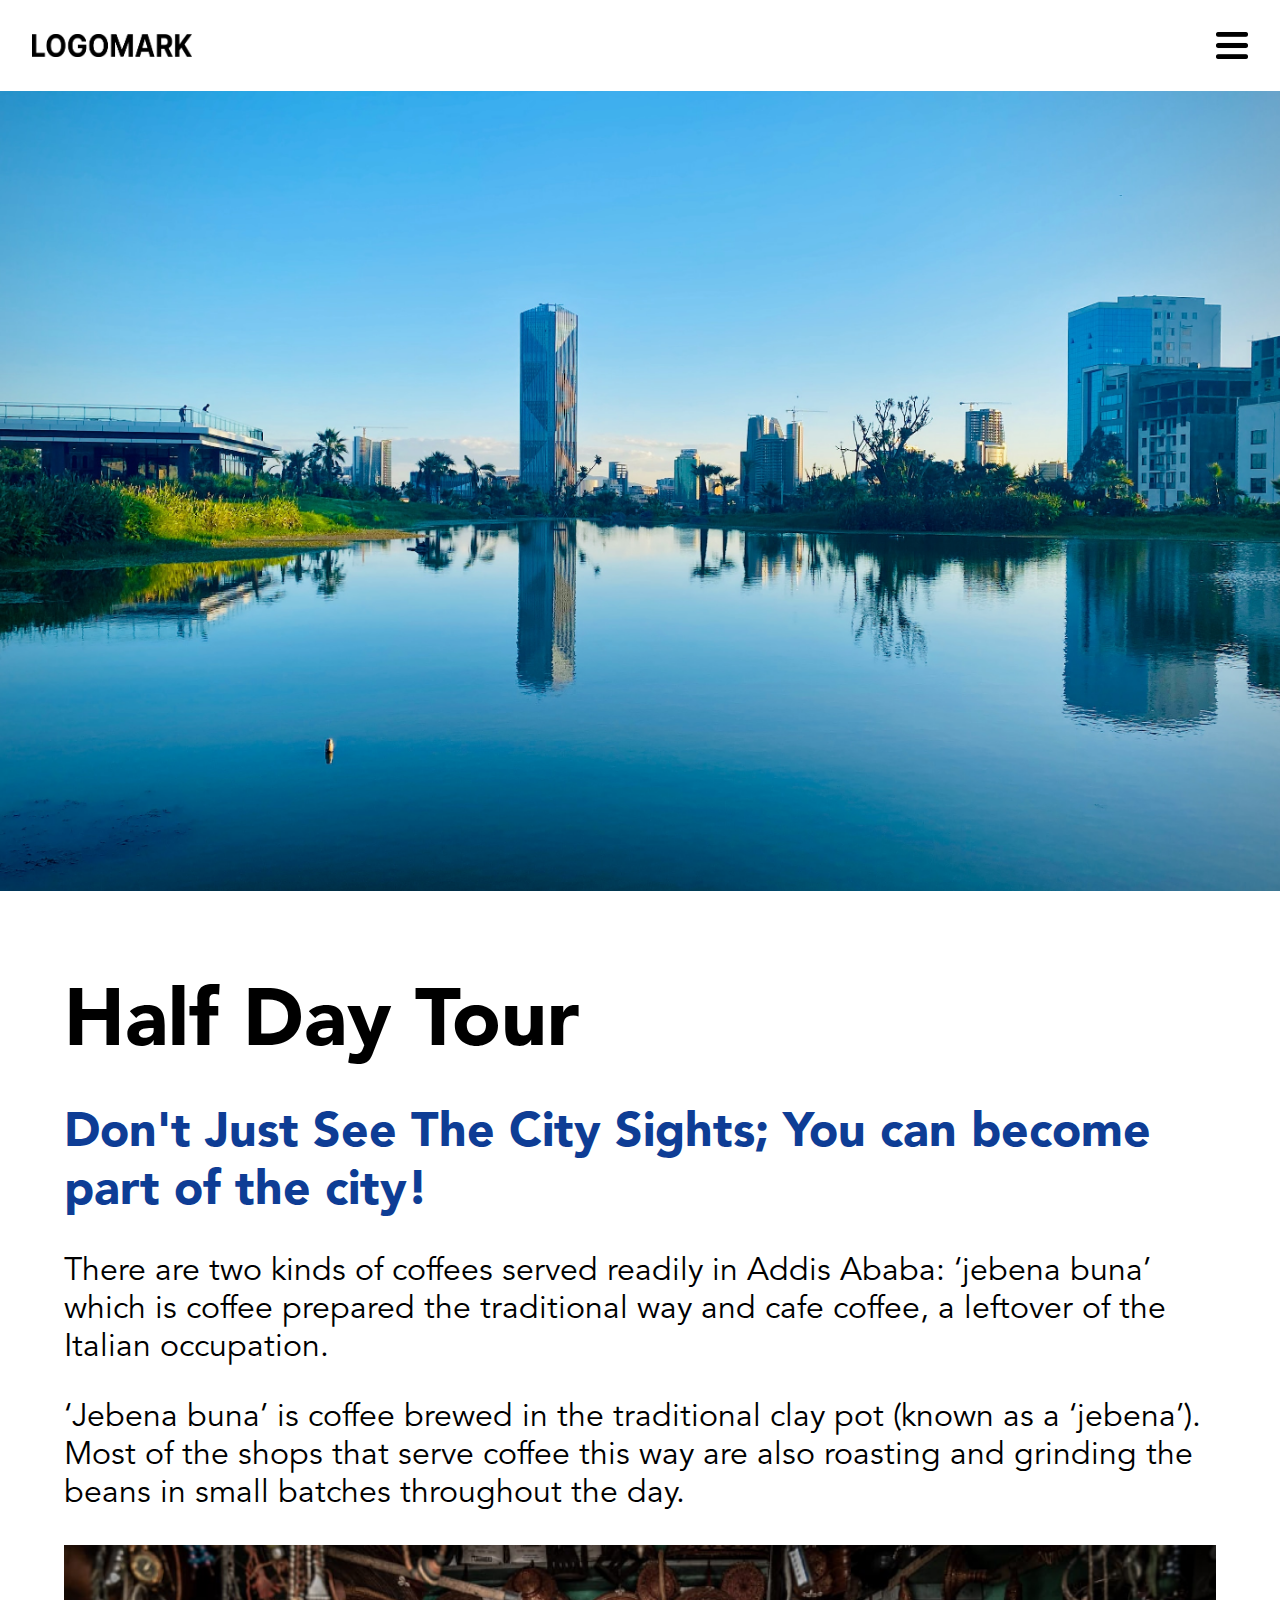
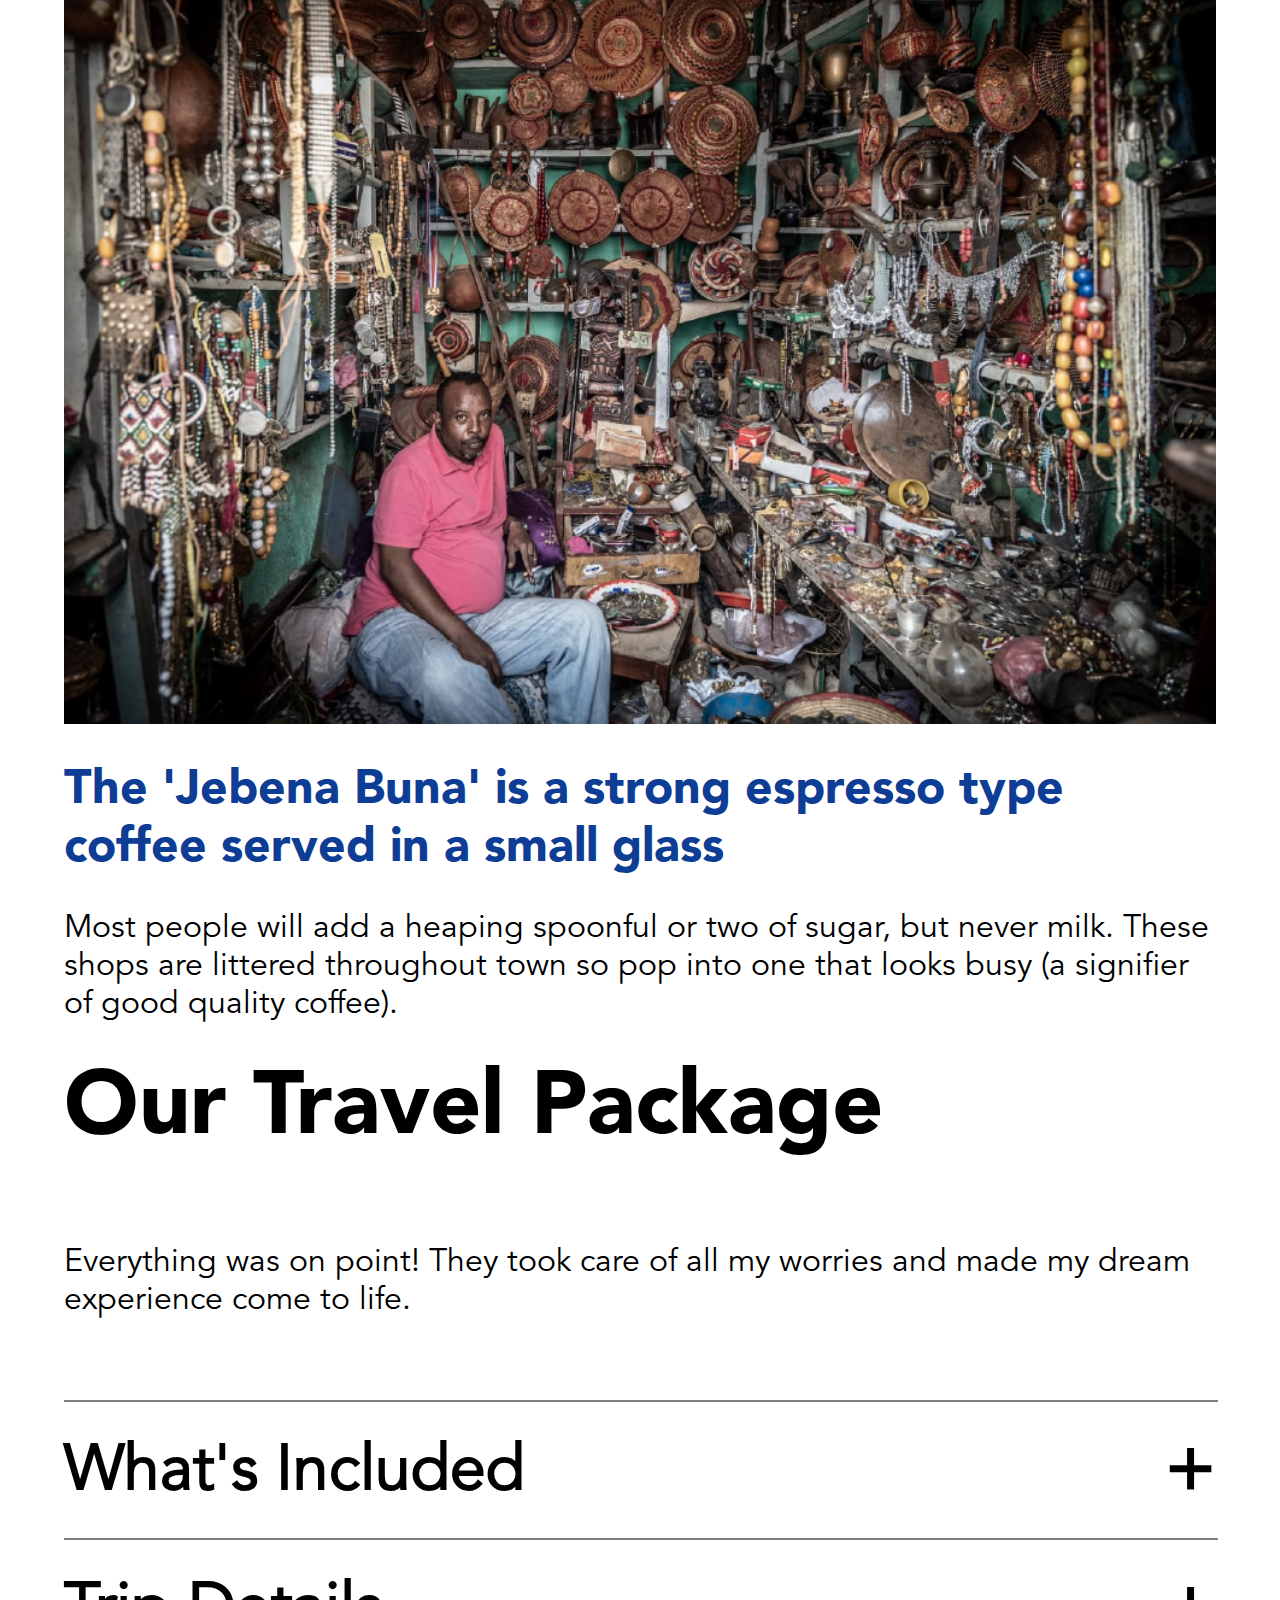
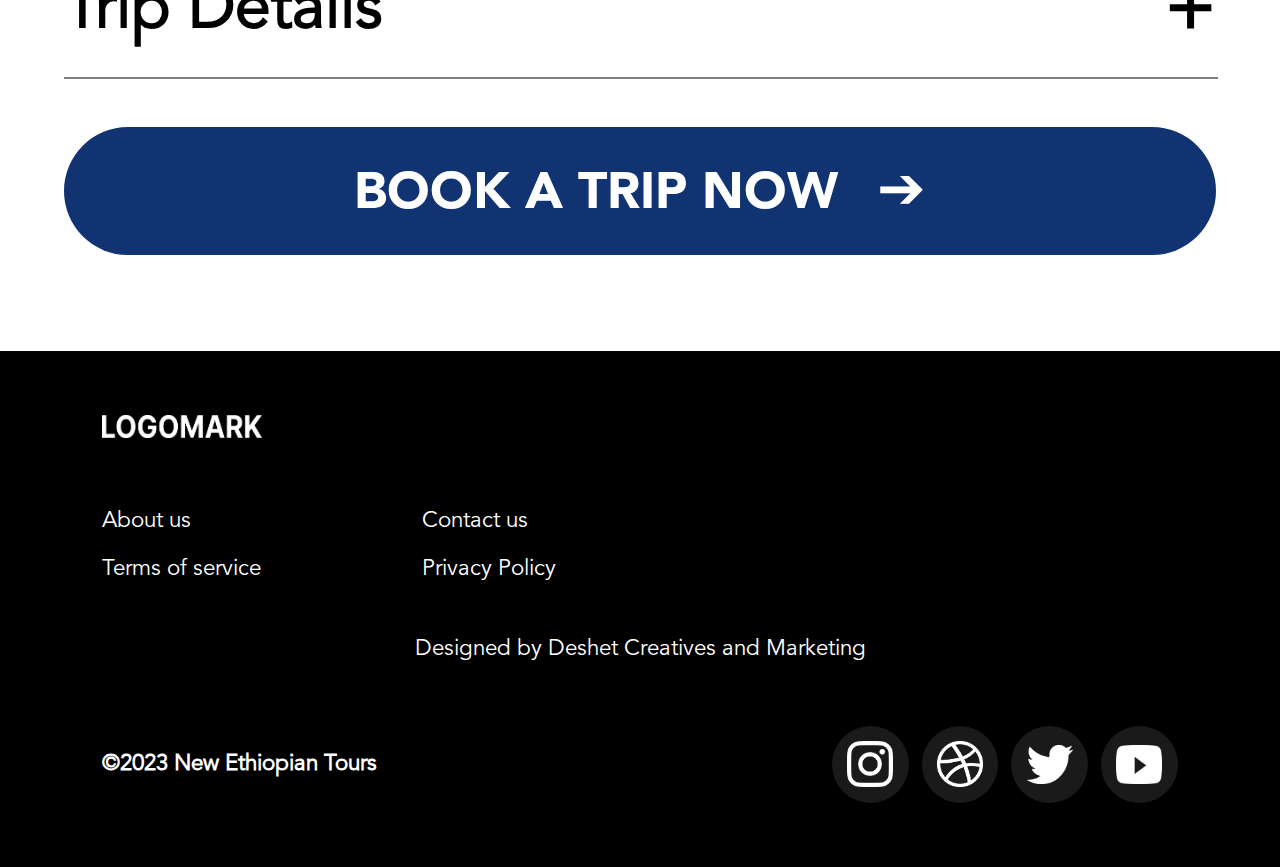
<file: Half-Day-Tour.html>
<!DOCTYPE html>
<html lang="en">
<head>
    <meta charset="UTF-8">
    <meta http-equiv="X-UA-Compatible" content="IE=edge">
    <meta name="viewport" content="width=device-width, initial-scale=1.0">
    <title>Half Day Tour</title>
    <link href="./Half-Day-Tour/style.css" rel="stylesheet">
    <link href="./Common-Files/Footer.css" rel="stylesheet">
    <link href="./Common-Files/NavBar.css" rel="stylesheet">
    <link href="./Common-Files/Packages.css" rel="stylesheet">
    <link href="./Common-Files/sideBar.css" rel="stylesheet">
    <link href="./Common-Files/content.css" rel="stylesheet">
    <script defer src="./Common-Files/sideBar.js"></script>
    <script defer src="./Common-Files/packages.js"></script>
</head>
<body>
    <section class="sideBar">
        <p class="exitSideBar">&#8250;</p>
        <a href="./index.html">Homepage</a>
        <a href="./The-Evangadi-Tribe.html">The Evangadi Tribe</a>
        <a href="./Upper-Awash_Valley.html">Upper Awash Valley</a>
        <a href="./Ethiopian-Food-Tour.html">Ethiopian Food Tour</a>
        <a href="./Full-Day-Tour.html">Full Day Tour</a>
    </section>
        <div class="everything">
        <nav>
            <img src="./Logos/Logomark-Black.png" alt="Logo" class="logo">
            <img src="./Logos/Burgericon-Black.png" alt="Drop Down Menu" class="burger">
        </nav>
        <section class="heroSection">
            <img src="./Half-Day-Tour/Images/Hero-Background.jpg">
        </section>

        <section class="content">
            <h1>Half Day Tour</h1>
            
            <h2>Don't Just See The City Sights; You can become part of the city!</h2>
            
            <p>There are two kinds of coffees served readily in Addis Ababa: ‘jebena buna’ which is coffee prepared the traditional way and cafe coffee, a leftover of the Italian occupation. </p>
            
            <p>‘Jebena buna’ is coffee brewed in the traditional clay pot (known as a ‘jebena’). Most of the shops that serve coffee this way are also roasting and grinding the beans in small batches throughout the day.</p>
            
            <img src="./Half-Day-Tour/Images/Content-Image-1.jpg" alt="A Person Sitting In An Antiques Shop">
            
            <h3>The 'Jebena Buna' is a strong espresso type coffee served in a small glass</h3>
            
            <p>Most people will add a heaping spoonful or two of sugar, but never milk. These shops are littered throughout town so pop into one that looks busy (a signifier of good quality coffee). </p>

        </section>

        <section class="packageSection">
            <h1>Our Travel Package</h1>
            <h5>Everything was on point! They took care of all my worries and made my dream experience come to life.</h5>
            <div class="packageOptions">
                <hr>
                <div class="option">
                    <div class="title">
                        <h2>What's Included</h2>
                        <h3 class="dropDownButton">&#43;</h3>
                    </div>
                    <p class="dropDownContent">Most people will add a heaping spoonful or two of sugar, but never milk.</p>
                    <hr>
                </div>
                
                <div class="option">
                    <div class="title">
                        <h2>Trip Details</h2>
                        <h3 class="dropDownButton">&#43;</h3>
                    </div>
                    <p class="dropDownContent">Most people will add a heaping spoonful or two of sugar, but never milk.</p>
                    
                </div>
                <hr>
            </div>
            <button>BOOK A TRIP NOW<span>&#10132;</span></button>

        </section>

        


        <footer>
            <img src="./Logos/Logomark-White.png" alt="Logo" class="logo">
            <div class="footerGrid">
                <h4>About us</h4>
                <h4>Contact us</h4>
                <h4>Terms of service</h4>
                <h4>Privacy Policy</h4>
            </div>
            <h3>Designed by <strong>Deshet Creatives and Marketing</strong></h3>
            <div class="bottomFooter">
                <h4>&#169;2023 New Ethiopian Tours</h4>
                <div class="contacts">
                    <div class="contactIcons"><img src="./Logos/Instagram-Logo.png" alt="Instagram Logo"></div>
                    <div class="contactIcons"><img src="./Logos/Basketball-Logo.png" alt="Instagram Logo"></div>
                    <div class="contactIcons"><img src="./Logos/Twitter-Logo.png" alt="Instagram Logo" class="twitter"></div>
                    <div class="contactIcons"><img src="./Logos/Youtube-Logo.png" alt="Instagram Logo" class="youtube"></div>
                </div>
            </div>
        </footer>
    </div>
</body>
</html>
</file>
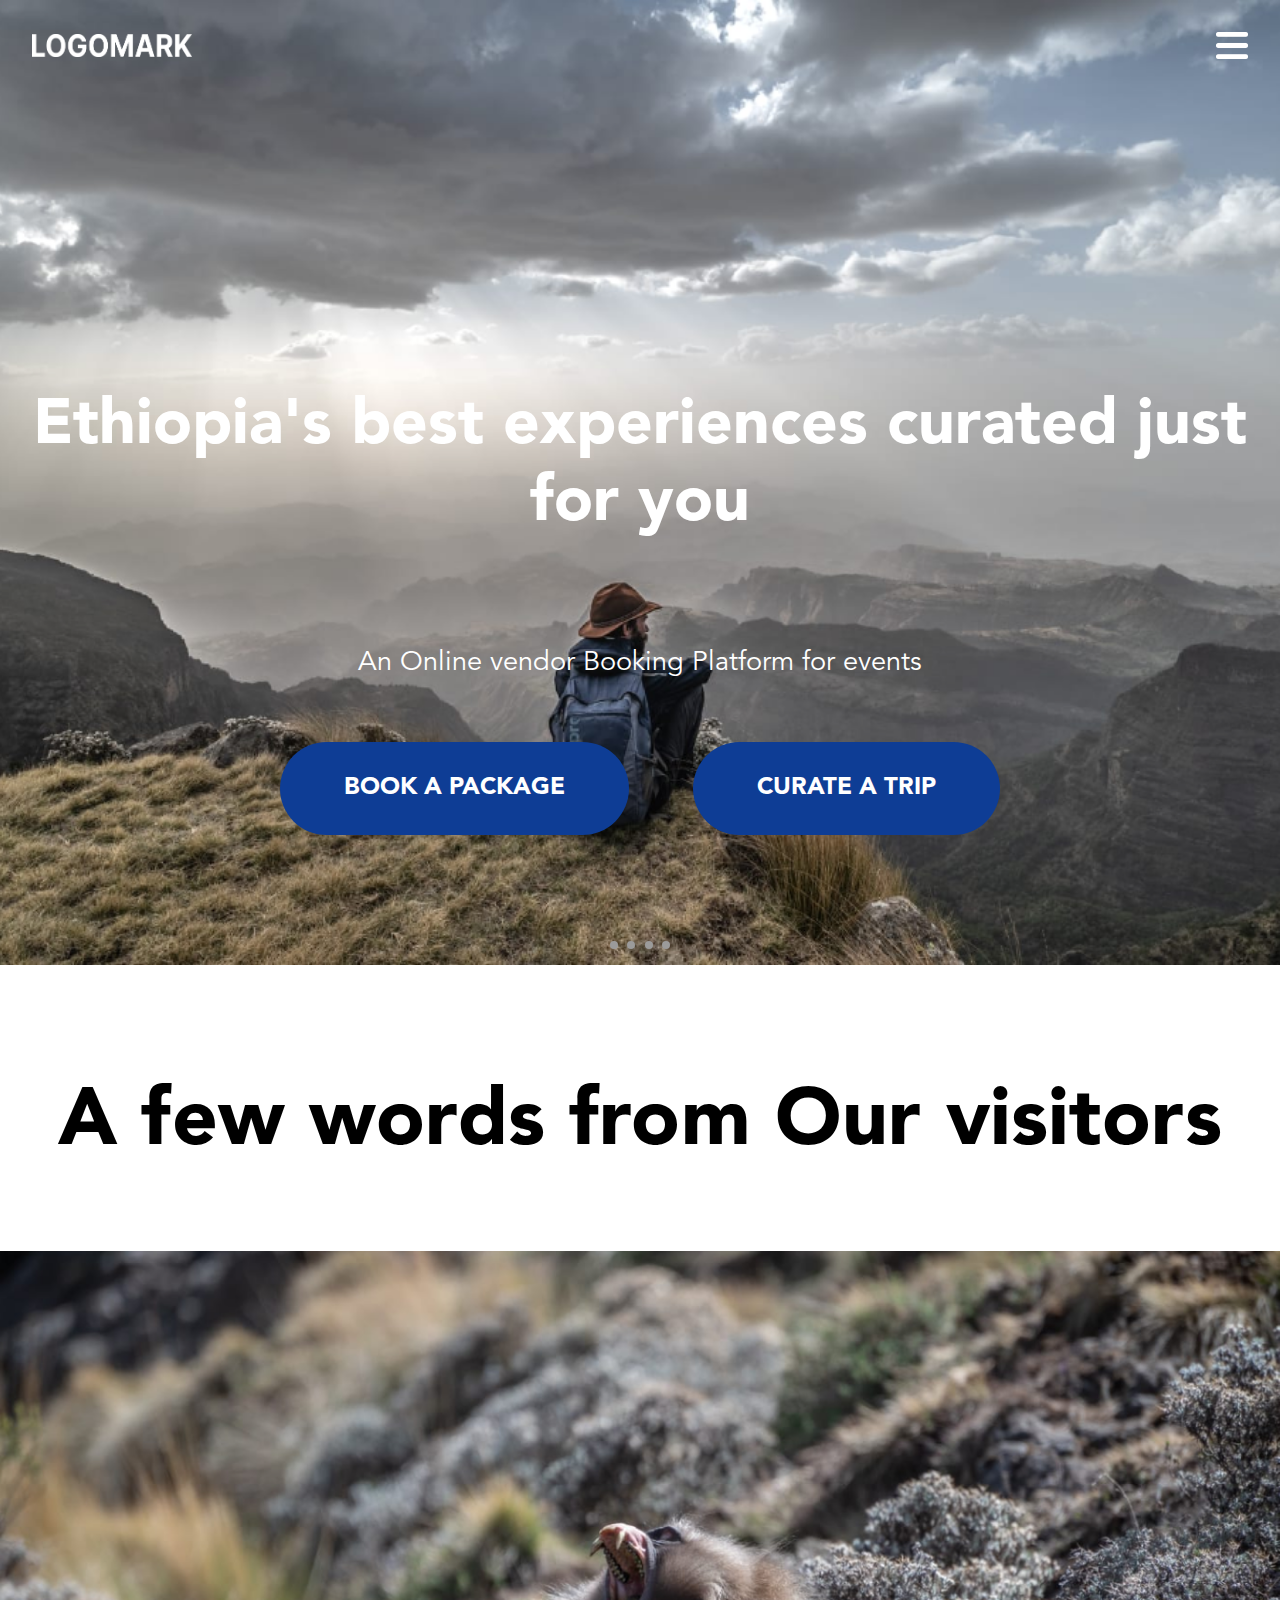
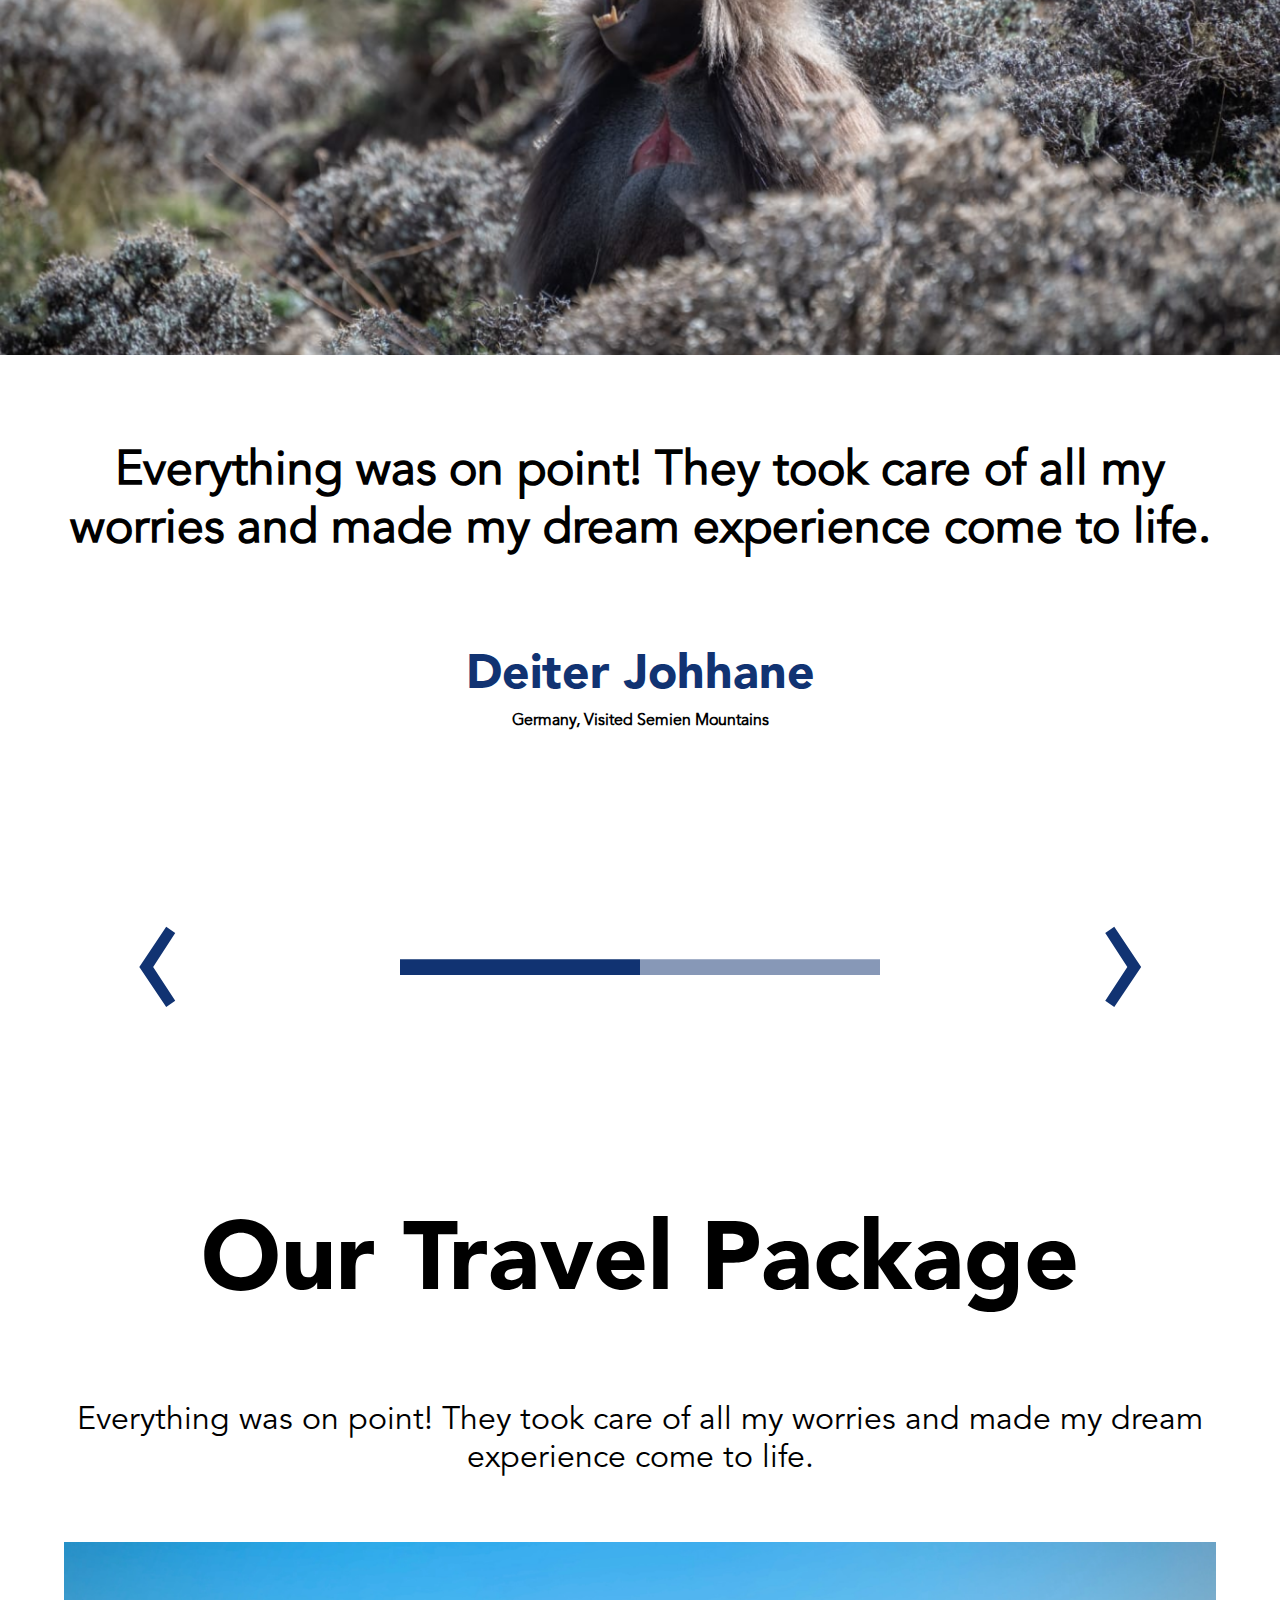
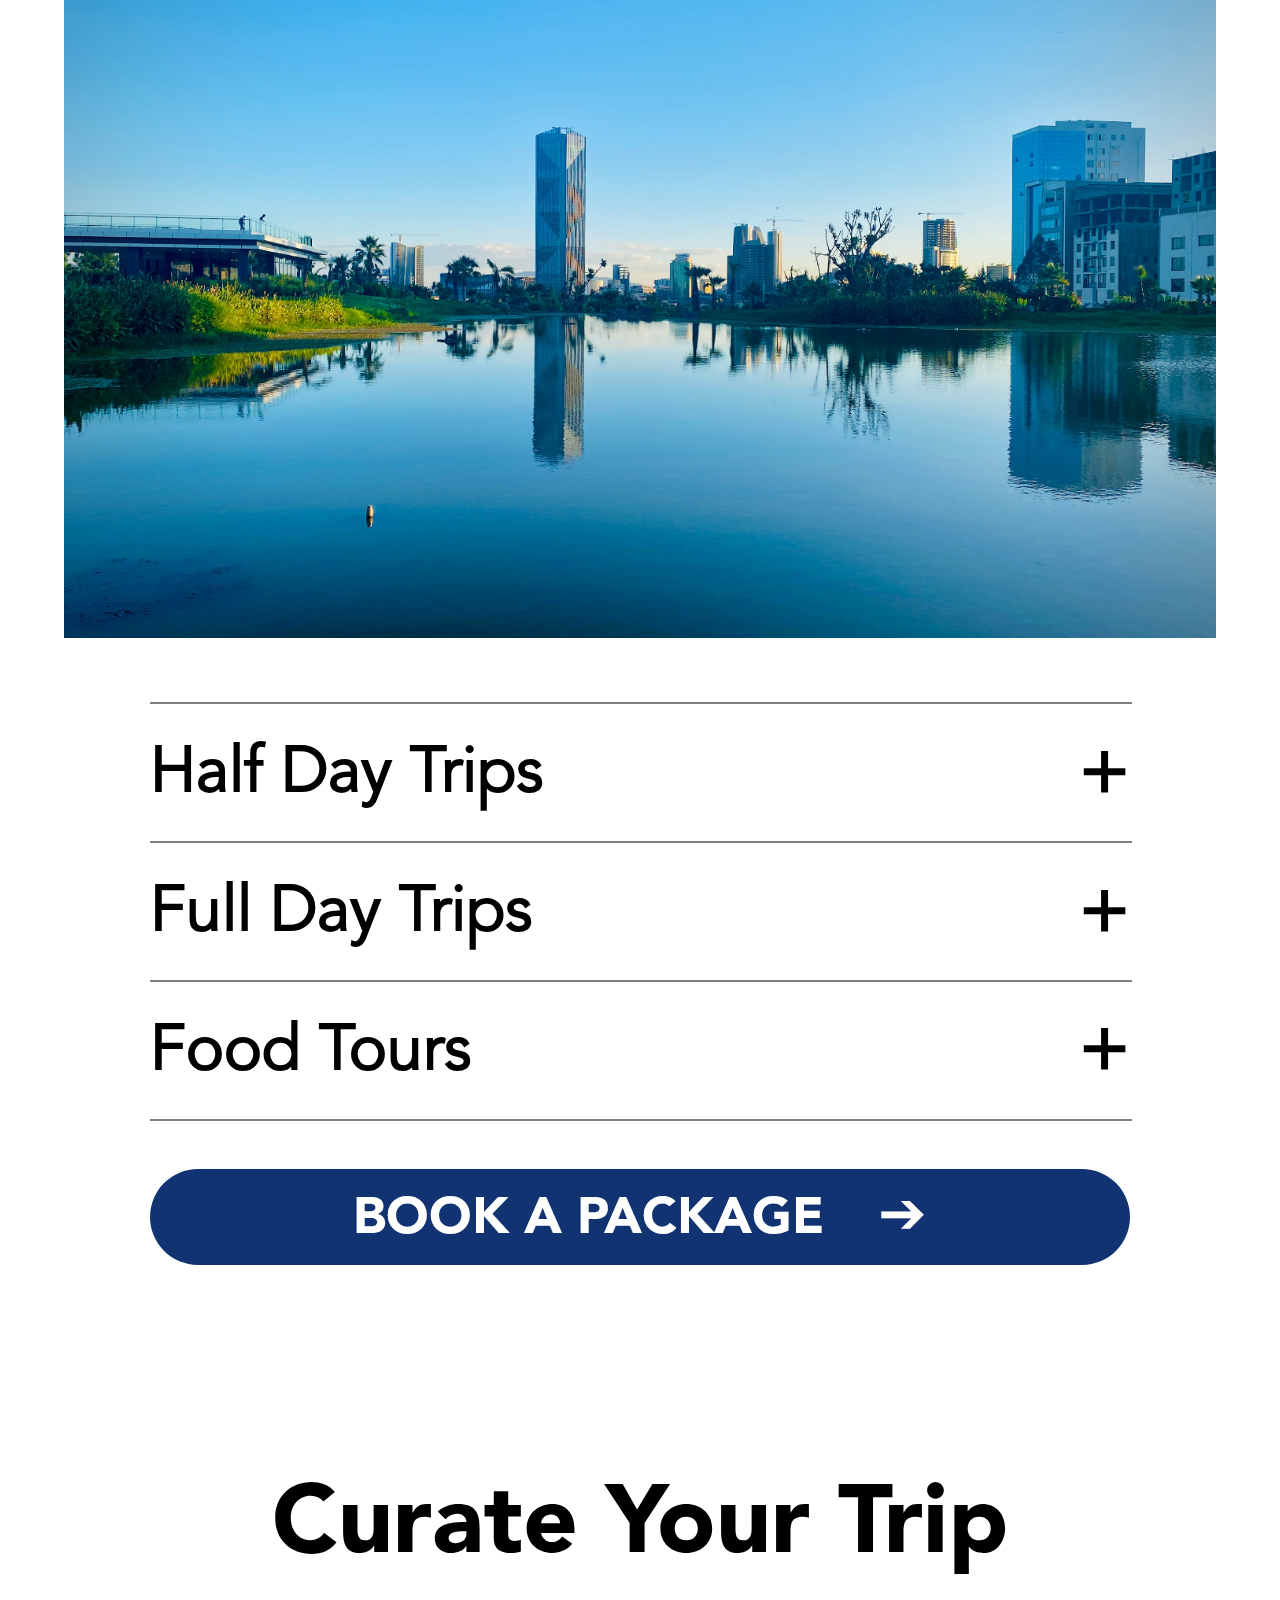
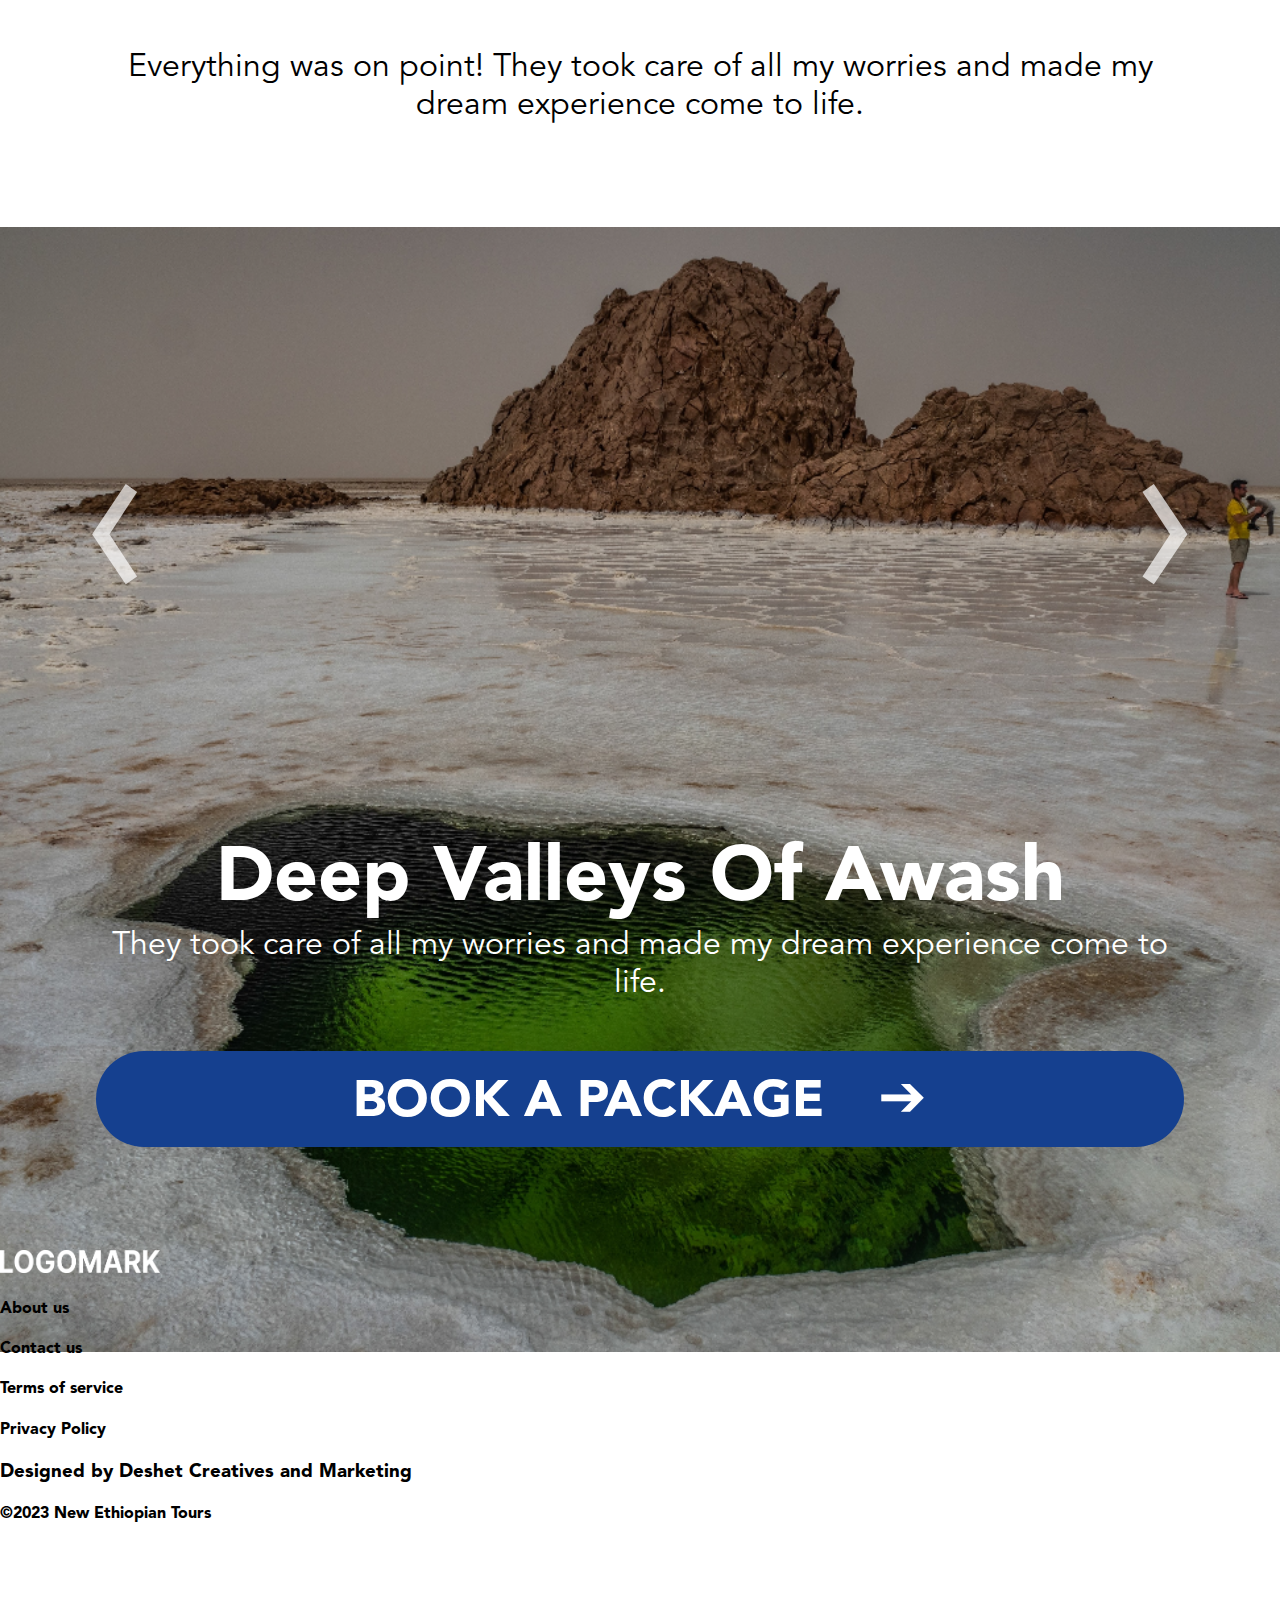
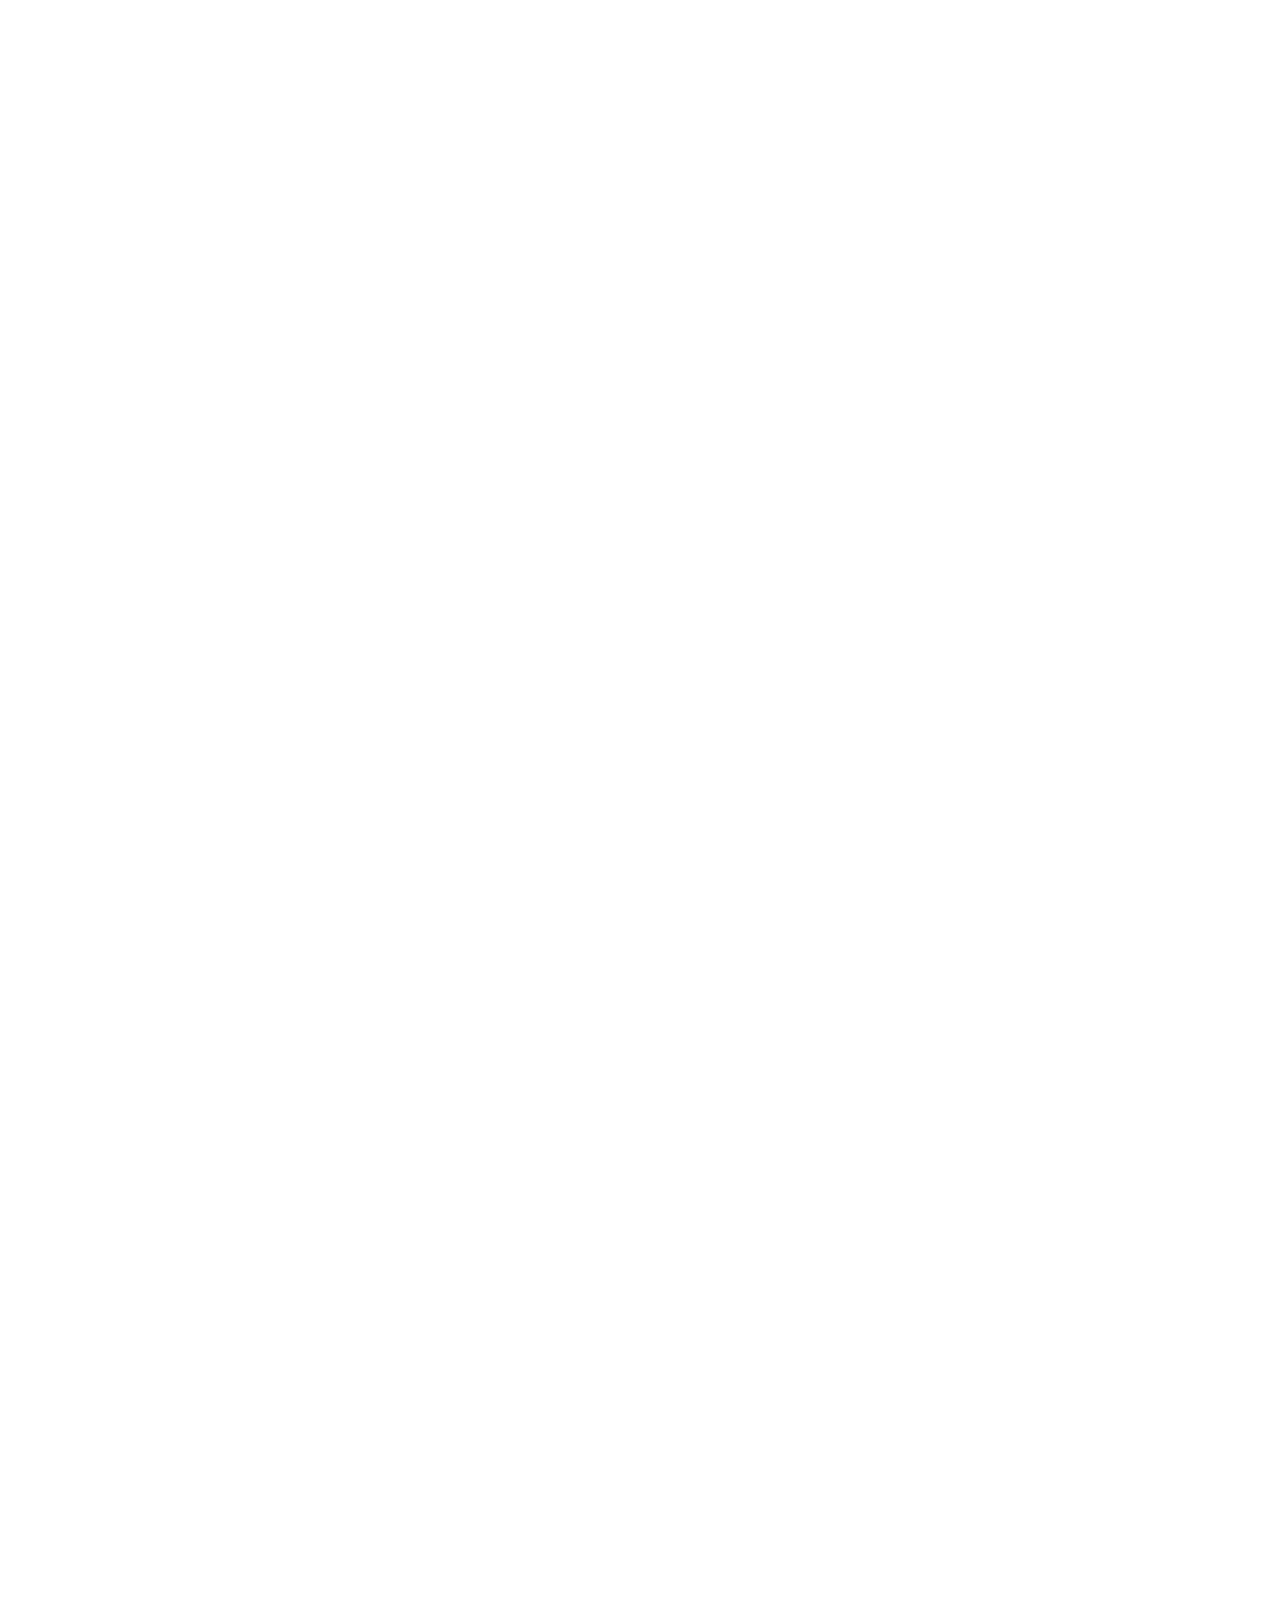
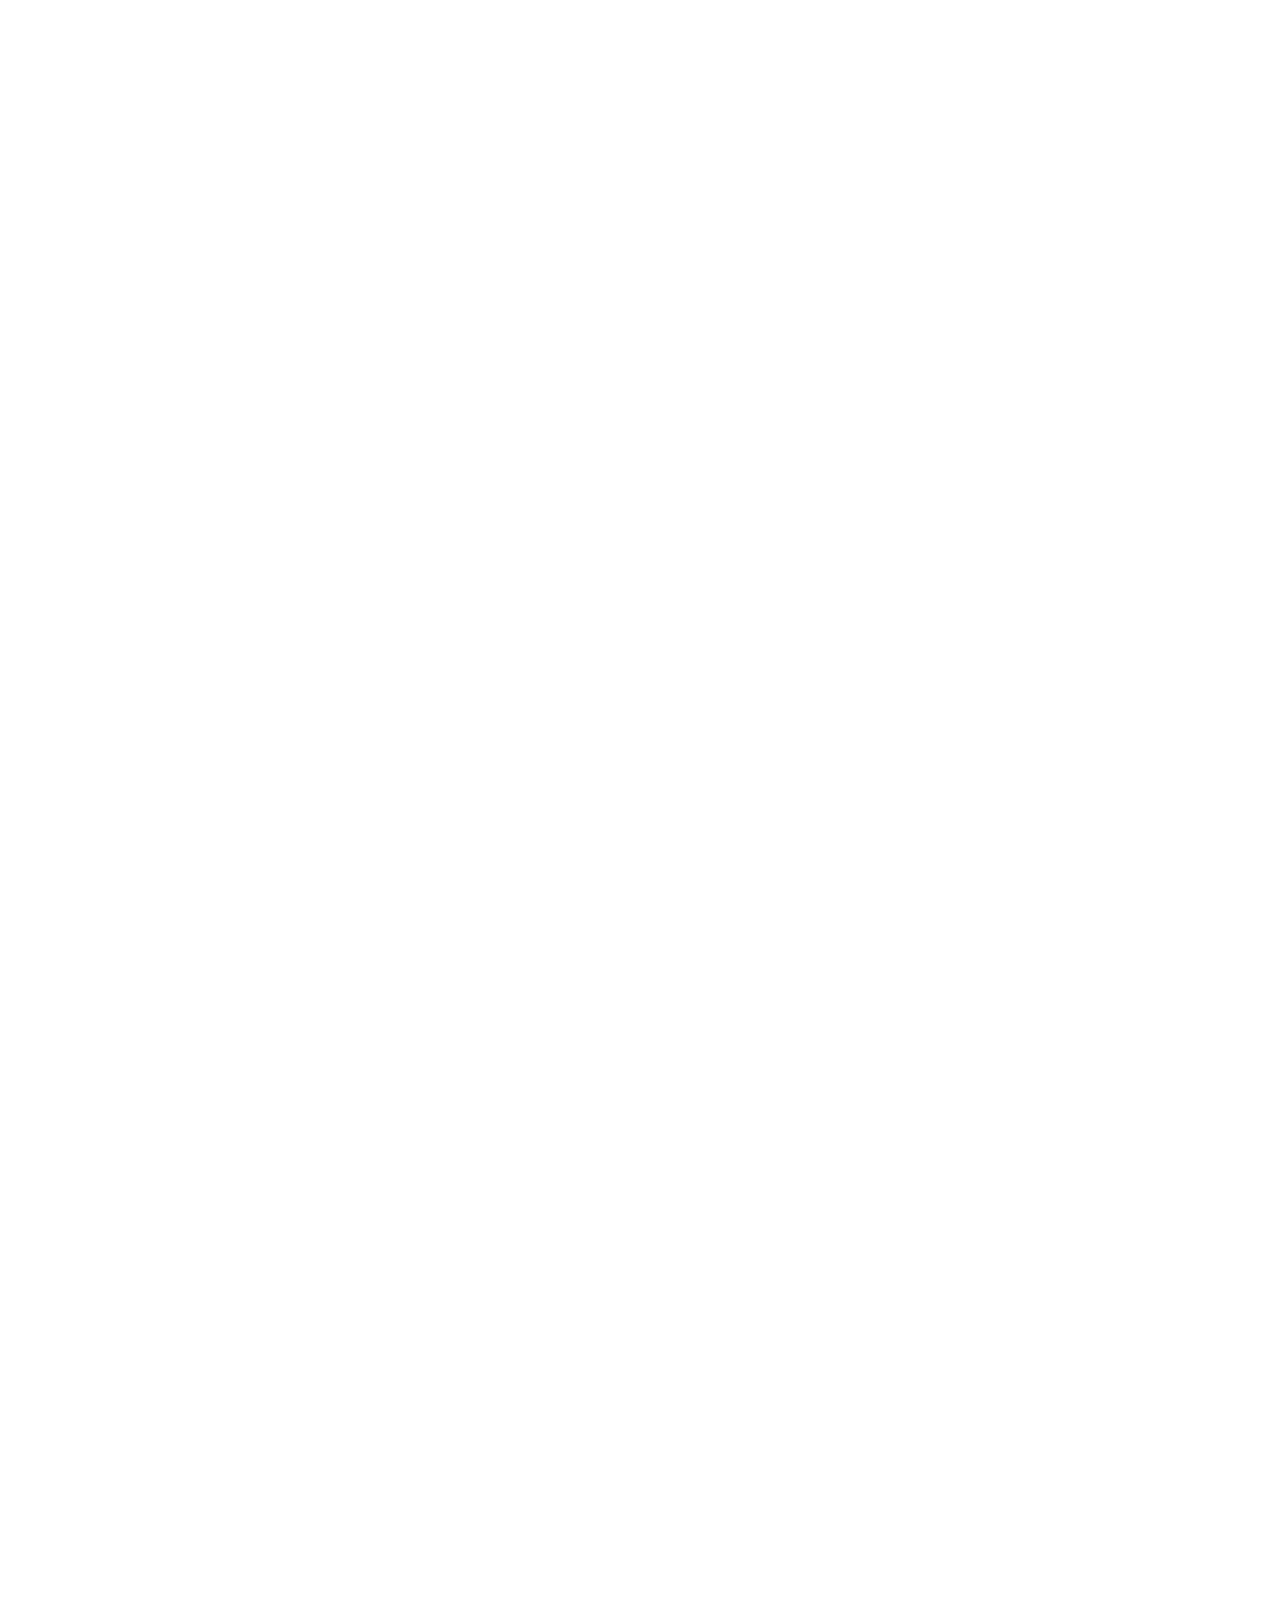
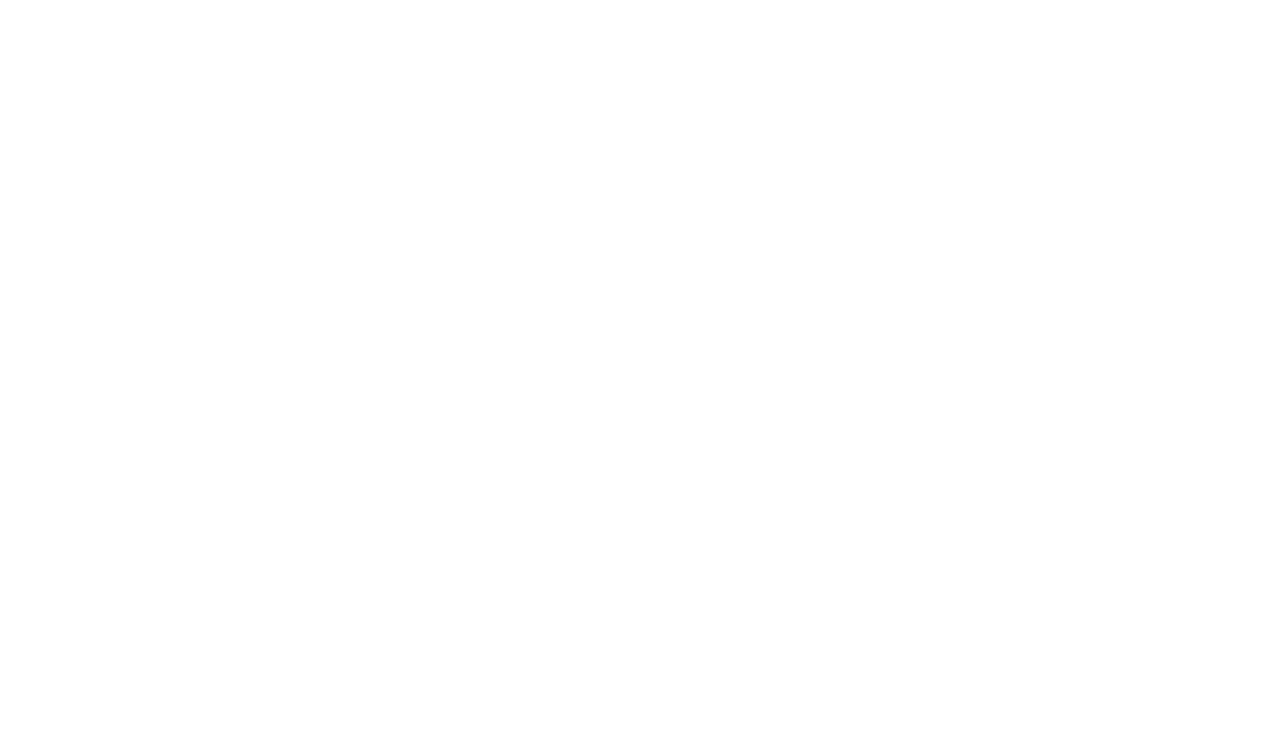
<file: Homepage.html>
<!DOCTYPE html>
<html lang="en">
<head>
    <meta charset="UTF-8">
    <meta http-equiv="X-UA-Compatible" content="IE=edge">
    <meta name="viewport" content="width=device-width, initial-scale=1.0">
    <title>New Ethiopia Tours</title>
    <script defer src="./Homepage/script.js"></script>
    <link rel="stylesheet" href="./Homepage/styles.css">
</head>
<body>
    <section class="heroSection">
        <nav>
            <img src="../Logos/Logomark-White.png" alt="Logo" class="logo">
            <img src="../Logos/Burgericon-White.png" alt="Drop Down Menu" class="burger">
        </nav>
        <h1>Ethiopia's best experiences curated just for you</h1>
        <h4>An Online vendor Booking Platform for events</h4>
        <div class="buttons">
            <button>BOOK A PACKAGE</button>
            <button>CURATE A TRIP</button>
        </div>
        <div class="circles-nav">
            <div class="circles"></div>
            <div class="circles"></div>
            <div class="circles"></div>
            <div class="circles"></div>
        </div>
    </section>
    
    <section class="testimonialSection">
        <h1>A few words from Our visitors</h1>
        <div class="imageSpace"></div>
        <h2 class="comment">Everything was on point! They took care of all my worries and made my dream experience come to life.</h2>
        <div class="userInfo">    
            <h4 class="userName">Deiter Johhane</h4>
            <h5 class="userLocation">Germany, Visited Semien Mountains</h5>
        </div>
        <div class="slider">
            <div class="previous" data-testimonial-slider-button="previous">&#8249;</div>
            <div class="slideBar" data-testimonial-slidebars>
                <div class="one" data-active-testimonial-slidebar>&#8212;</div>
                <div class="two">&#8212;</div>
            </div>
            <div class="next" data-testimonial-slider-button="next">&#8250;</div>
        </div>
    </section>

    <section class="packageSection">
        <h1>Our Travel Package</h1>
        <h5>Everything was on point! They took care of all my worries and made my dream experience come to life.</h5>
        <img src="../Homepage/Images/Travelpack-Background.jpg" alt="A Portrait Picture Of A Lake And Buildings From Addis Ababa">
        <div class="packageOptions">
            <hr>
            <div class="title">
                <h2>Half Day Trips</h2>
                <h3>&#43;</h3>
            </div>
            <hr>
            <div class="title">
                <h2>Full Day Trips</h2>
                <h3>&#43;</h3>
            </div>
            <hr>
            <div class="title">
                <h2>Food Tours</h2>
                <h3>&#43;</h3>
            </div>
            <hr>
        </div>
        <button>BOOK A PACKAGE <span>&#10132;</span></button>
    </section>
    
    <section class="tripSection">
        <h1>Curate Your Trip</h1>
        <h5>Everything was on point! They took care of all my worries and made my dream experience come to life.</h5>
        <div class="tripSlider" data-trip-slider>
            <div class="slides" data-slides>
                <img src="../Homepage/Images/Bookatrip-Background.jpg" alt="Image Of The Deep Valleys Of Awash" data-active-trip>
                <img src="../Homepage/Images/Testimonial-Background.jpg" alt="Image Of A Baboon On A Mountain">
                <img src="../Homepage/Images/Travelpack-Background.jpg">
            </div>
            <div class="arrows">
                <div class="previous" data-trip-slider-button="previous">&#8249;</div>
                <div class="next" data-trip-slider-button="next">&#8250;</div>
            </div>
            <h2>Deep Valleys Of Awash</h2>
            <h5>They took care of all my worries and made my dream experience come to life.</h5>
            <button>BOOK A PACKAGE <span>&#10132;</span></button>
        </div>
    </section>
    <footer>
        <img src="../Logos/Logomark-White.png" alt="Logo" class="logo">
        <div class="footerGrid">
            <h4>About us</h4>
            <h4>Contact us</h4>
            <h4>Terms of service</h4>
            <h4>Privacy Policy</h4>
        </div>
        <h3>Designed by <strong>Deshet Creatives and Marketing</strong></h3>
        <div class="bottomFooter">
            <h4>&#169;2023 New Ethiopian Tours</h4>
            <div class="contacts">
                <div class="contactIcons"><img src="../Logos/Instagram-Logo.png" alt="Instagram Logo"></div>
                <div class="contactIcons"><img src="../Logos/Basketball-Logo.png" alt="Instagram Logo"></div>
                <div class="contactIcons"><img src="../Logos/Twitter-Logo.png" alt="Instagram Logo" class="twitter"></div>
                <div class="contactIcons"><img src="../Logos/Youtube-Logo.png" alt="Instagram Logo" class="youtube"></div>
            </div>
        </div>
    </footer>
</body>
</html>
</file>
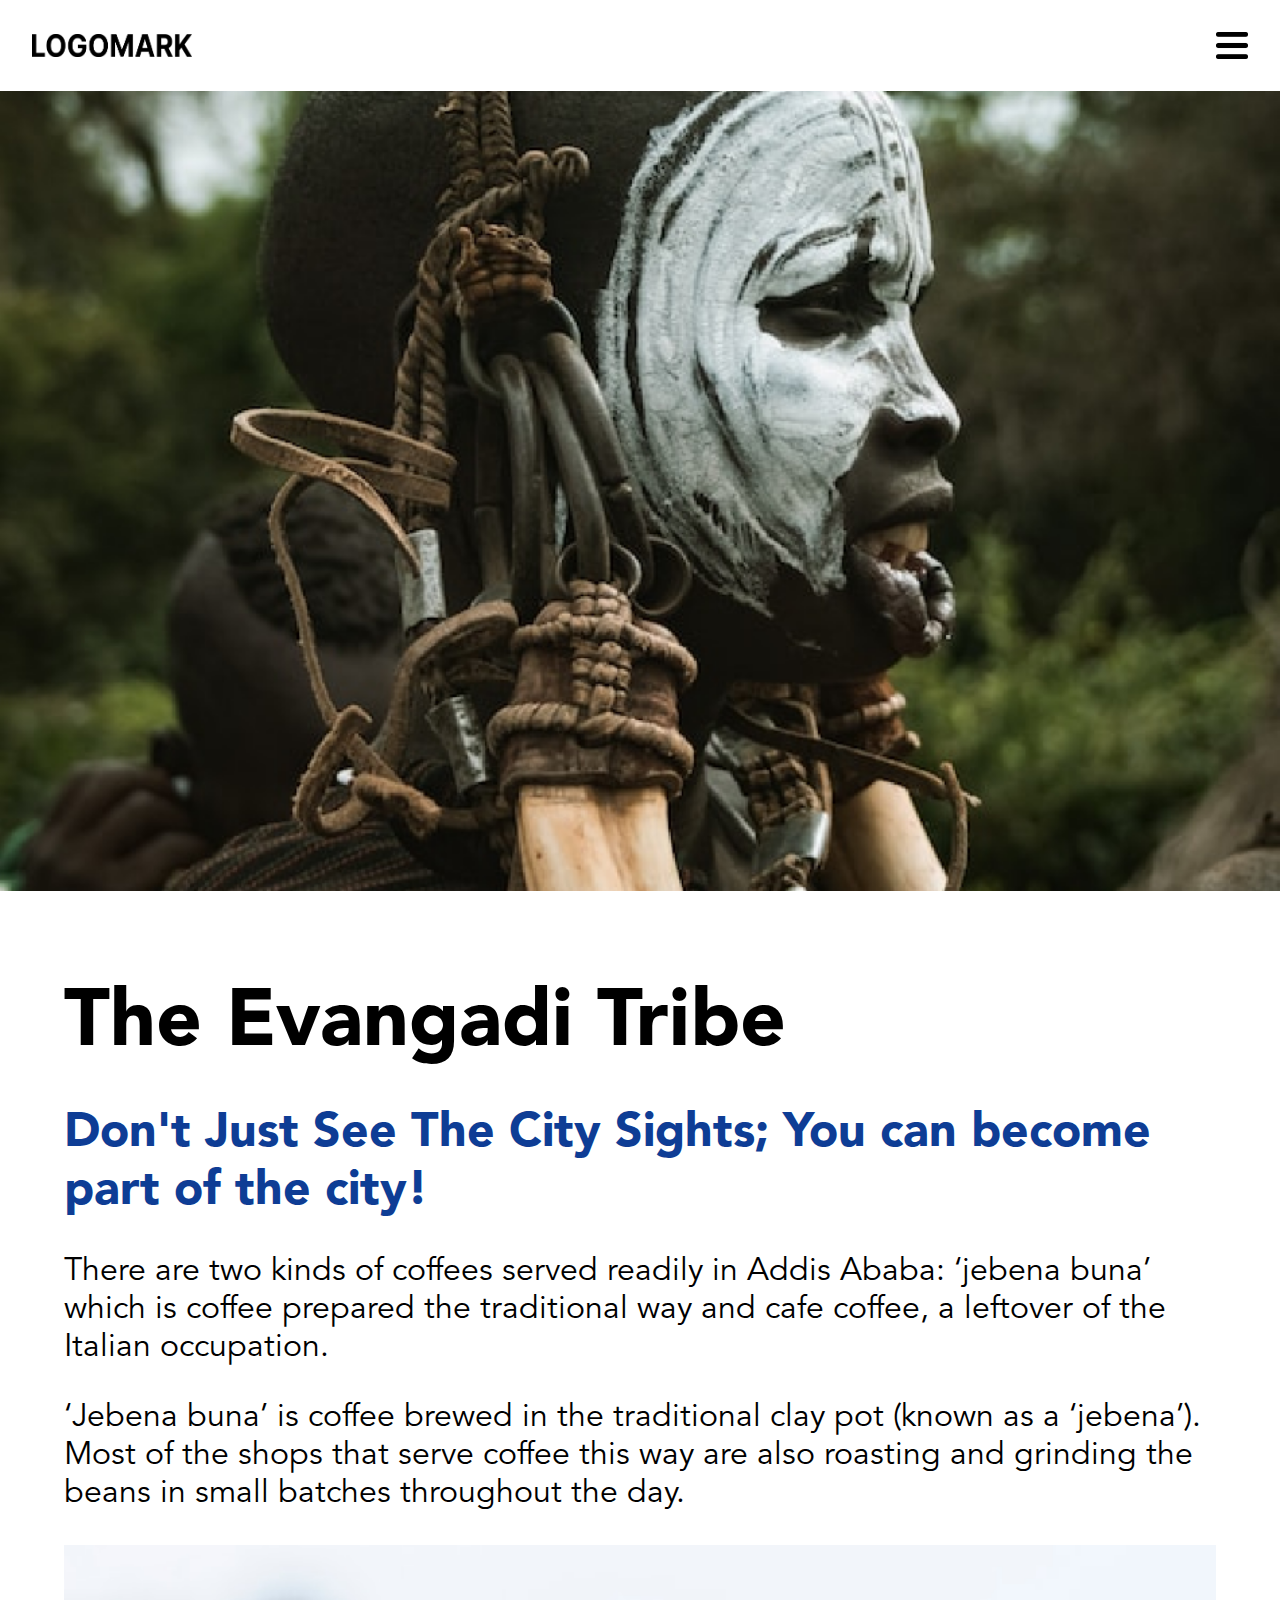
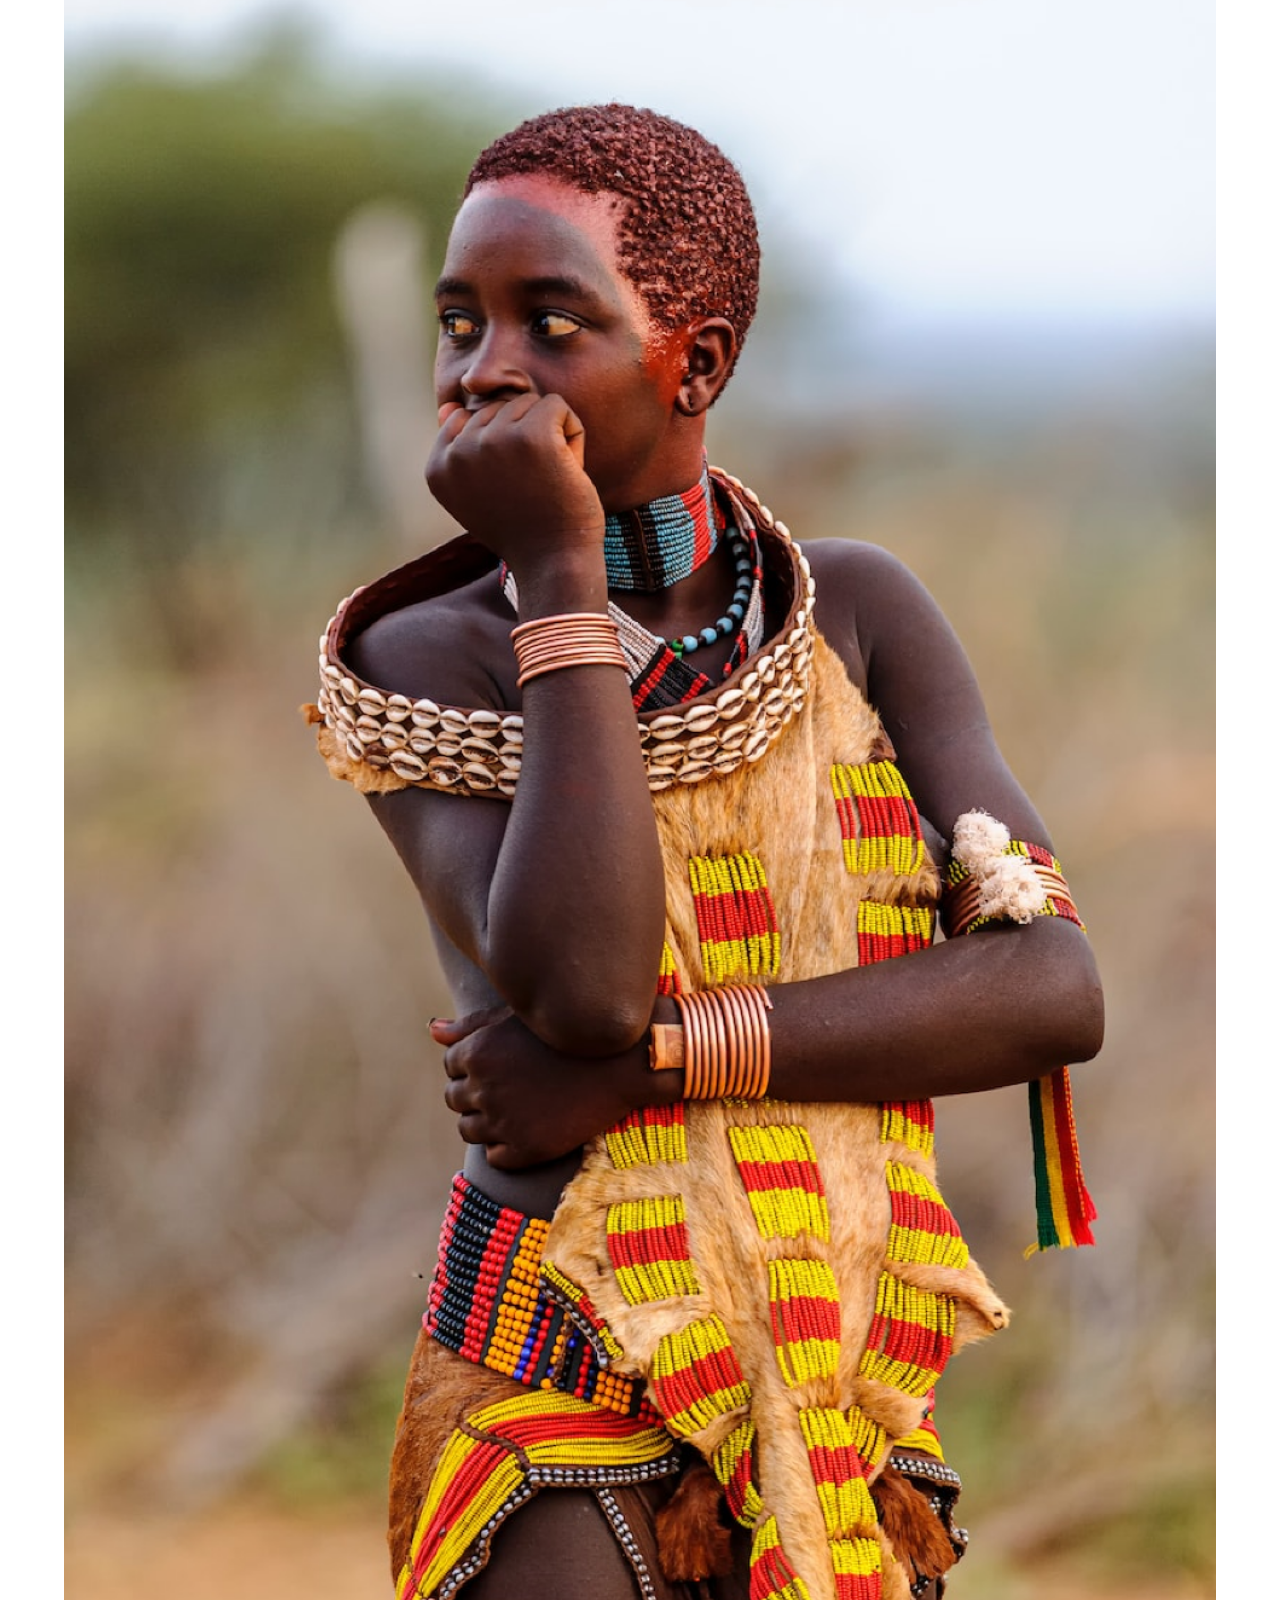
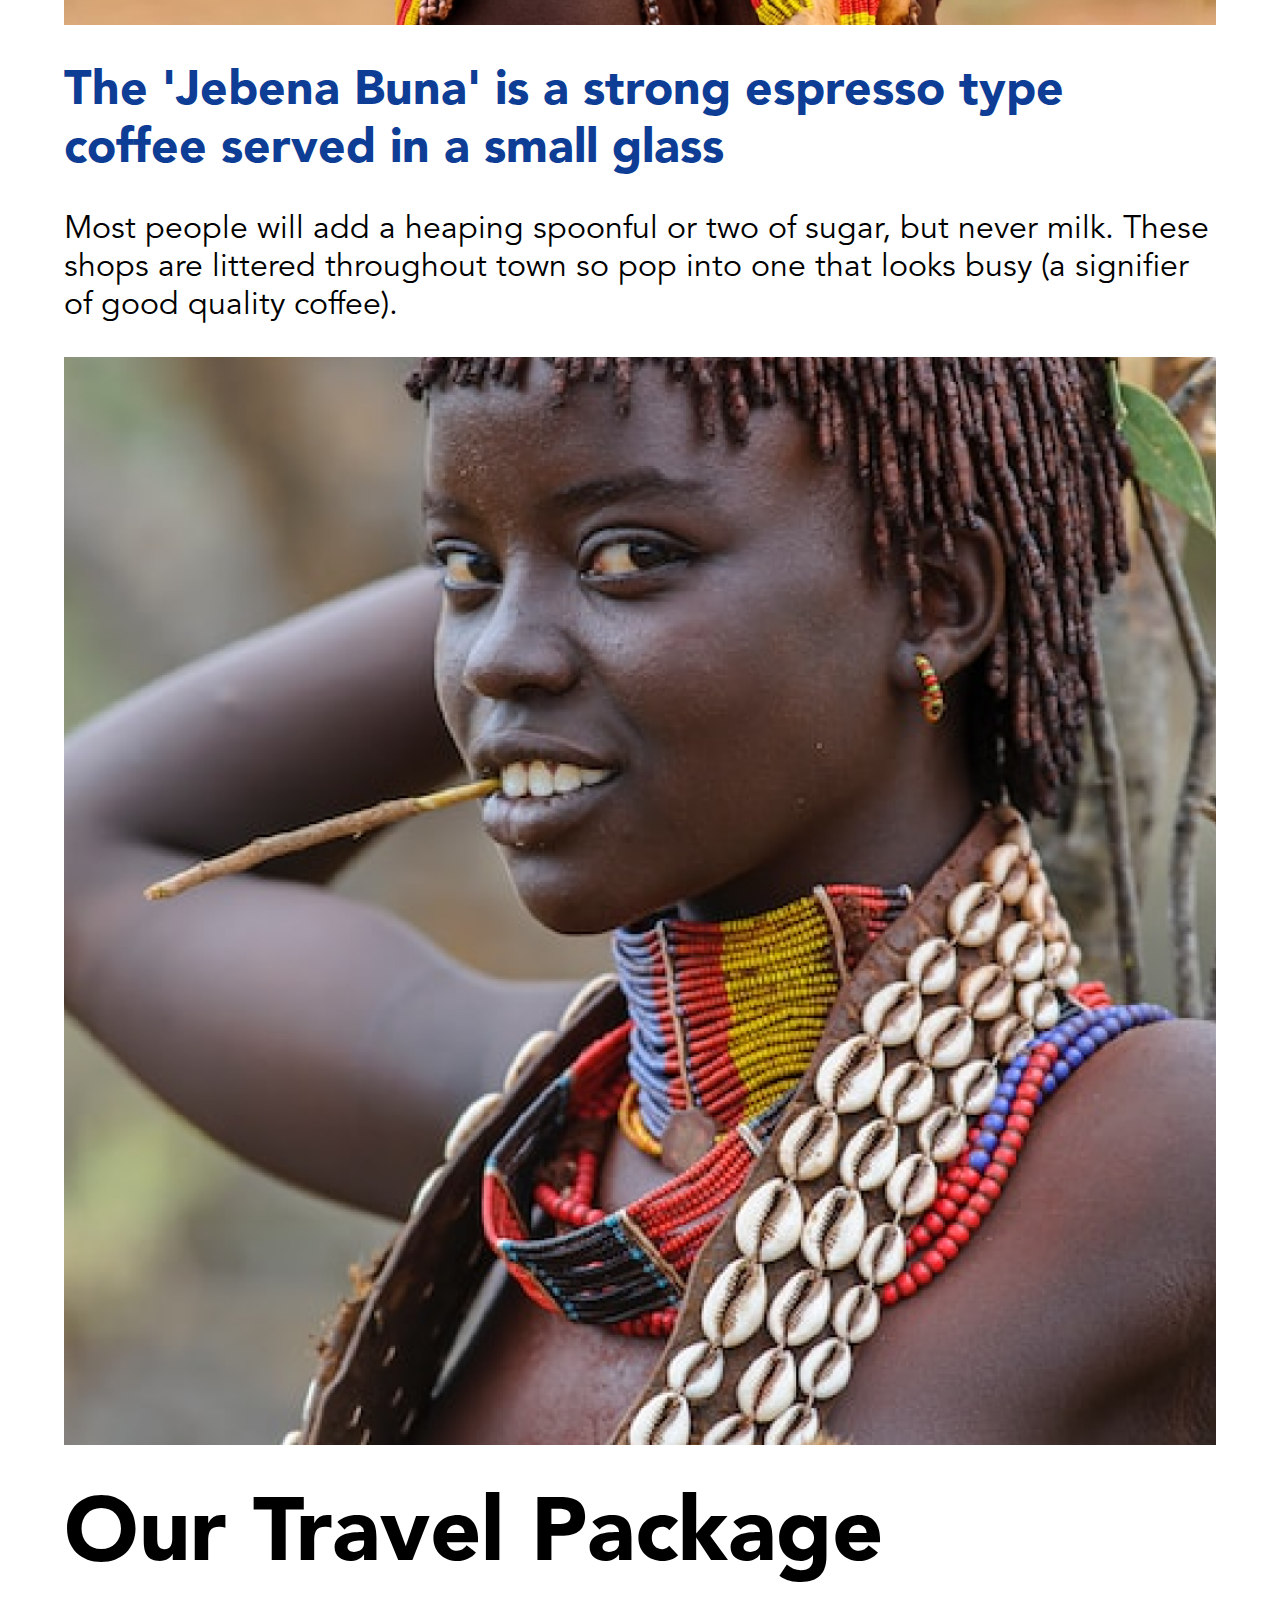
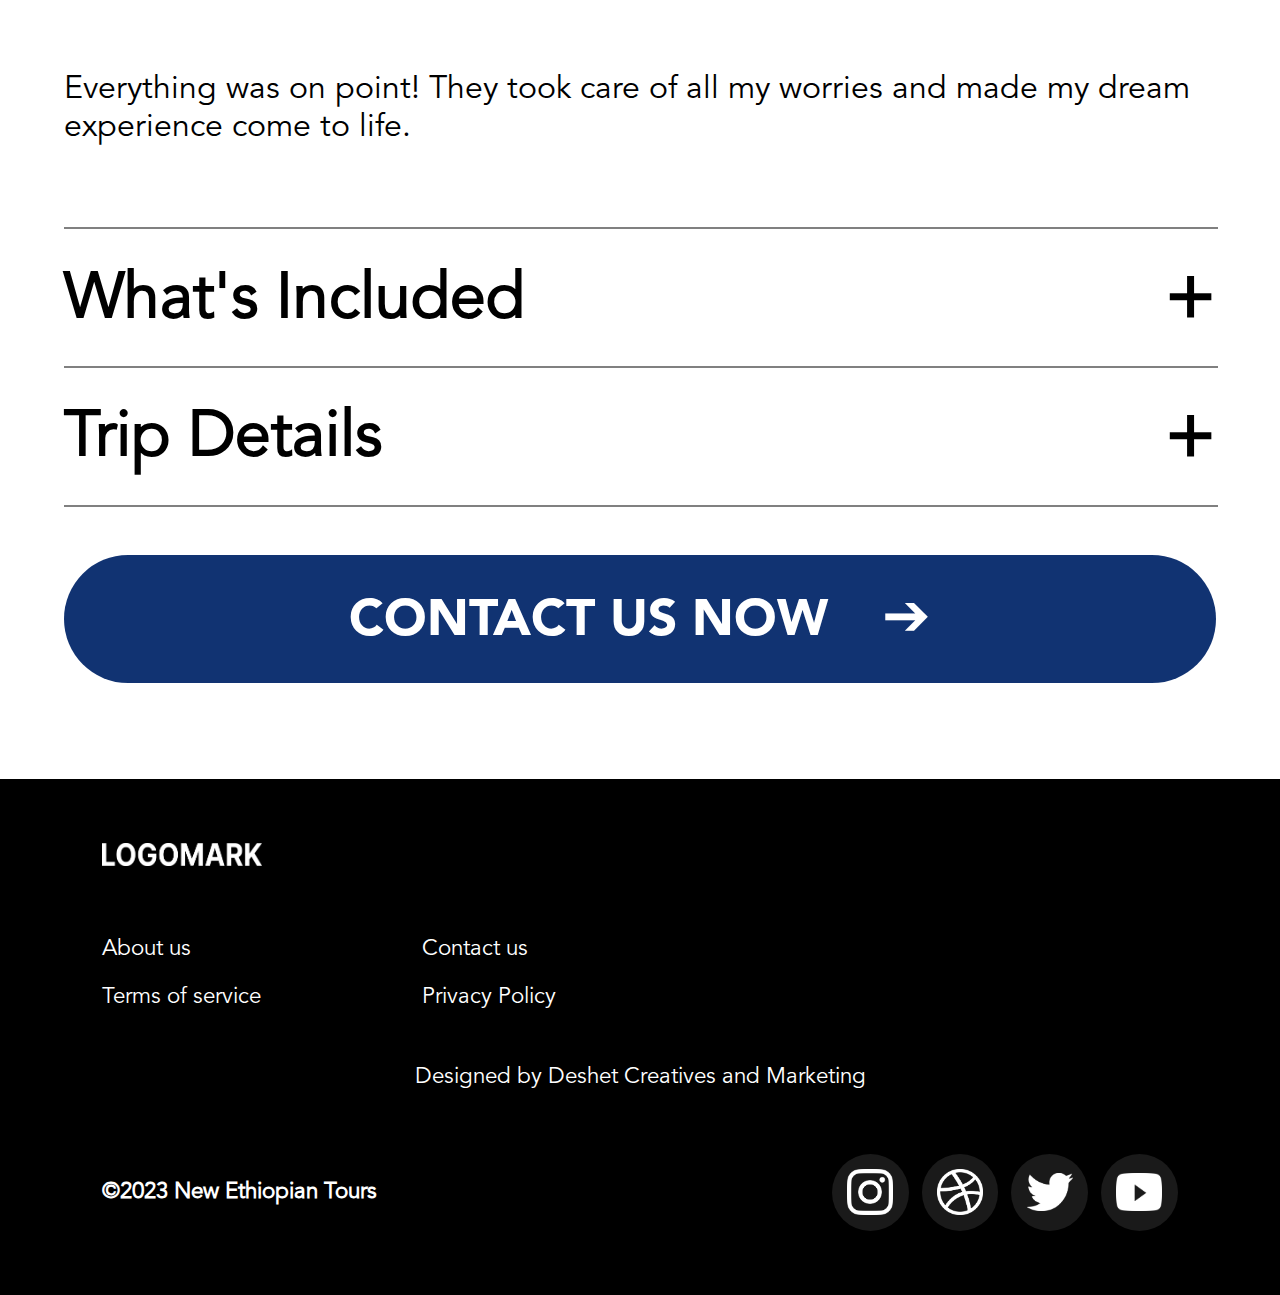
<file: The-Evangadi-Tribe.html>
<!DOCTYPE html>
<html lang="en">
<head>
    <meta charset="UTF-8">
    <meta http-equiv="X-UA-Compatible" content="IE=edge">
    <meta name="viewport" content="width=device-width, initial-scale=1.0">
    <title>The Evangadi Tribe</title>
    <link href="./Common-Files/Footer.css" rel="stylesheet">
    <link href="./The-Evangadi-Tribe/styles.css" rel="stylesheet">
    <link href="./Common-Files/NavBar.css" rel="stylesheet">
    <link href="./Common-Files/Packages.css" rel="stylesheet">
    <link href="./Common-Files/sideBar.css" rel="stylesheet">
    <link href="./Common-Files/content.css" rel="stylesheet">
    <script defer src="./Common-Files/sideBar.js"></script>
    <script defer src="./Common-Files/packages.js"></script>
</head>
<body>
    <section class="sideBar">
        <p class="exitSideBar">&#8250;</p>
        <a href="./index.html">Homepage</a>
        <a href="./Upper-Awash_Valley.html">Upper Awash Valley</a>
        <a href="./Ethiopian-Food-Tour.html">Ethiopian Food Tour</a>
        <a href="./Half-Day-Tour.html">Half Day Tour</a>
        <a href="./Full-Day-Tour.html">Full Day Tour</a>
    </section>
        <div class="everything">
        <nav>
            <img src="./Logos/Logomark-Black.png" alt="Logo" class="logo">
            <img src="./Logos/Burgericon-Black.png" alt="Drop Down Menu" class="burger">
        </nav>
        <section class="heroSection">
            <img src="./The-Evangadi-Tribe/Images/Hero-Image.jpg">
        </section>

        <section class="content">
            <h1>The Evangadi Tribe</h1>
            
            <h2>Don't Just See The City Sights; You can become part of the city!</h2>
            
            <p>There are two kinds of coffees served readily in Addis Ababa: ‘jebena buna’ which is coffee prepared the traditional way and cafe coffee, a leftover of the Italian occupation. </p>
            
            <p>‘Jebena buna’ is coffee brewed in the traditional clay pot (known as a ‘jebena’). Most of the shops that serve coffee this way are also roasting and grinding the beans in small batches throughout the day.</p>
            
            <img src="./The-Evangadi-Tribe/Images/Content-Image-1.jpg" alt="Image Of An Evangadi Woman Standing">
            
            <h3>The 'Jebena Buna' is a strong espresso type coffee served in a small glass</h3>
            
            <p>Most people will add a heaping spoonful or two of sugar, but never milk. These shops are littered throughout town so pop into one that looks busy (a signifier of good quality coffee). </p>

            <img src="./The-Evangadi-Tribe/Images/Content-Image-2.jpg" alt="A Close up Image Of An Evangadi Woman" class="evangadiImage2">
        </section>

        <section class="packageSection">
            <h1>Our Travel Package</h1>
            <h5>Everything was on point! They took care of all my worries and made my dream experience come to life.</h5>
            <div class="packageOptions">
                <hr>
                <div class="option">
                    <div class="title">
                        <h2>What's Included</h2>
                        <h3 class="dropDownButton">&#43;</h3>
                    </div>
                    <p class="dropDownContent">Most people will add a heaping spoonful or two of sugar, but never milk.</p>
                    <hr>
                </div>
                
                <div class="option">
                    <div class="title">
                        <h2>Trip Details</h2>
                        <h3 class="dropDownButton">&#43;</h3>
                    </div>
                    <p class="dropDownContent">Most people will add a heaping spoonful or two of sugar, but never milk.</p>
                    
                </div>
                <hr>
            </div>
            <button>CONTACT US NOW <span>&#10132;</span></button>

        </section>

        


        <footer>
            <img src="./Logos/Logomark-White.png" alt="Logo" class="logo">
            <div class="footerGrid">
                <h4>About us</h4>
                <h4>Contact us</h4>
                <h4>Terms of service</h4>
                <h4>Privacy Policy</h4>
            </div>
            <h3>Designed by <strong>Deshet Creatives and Marketing</strong></h3>
            <div class="bottomFooter">
                <h4>&#169;2023 New Ethiopian Tours</h4>
                <div class="contacts">
                    <div class="contactIcons"><img src="./Logos/Instagram-Logo.png" alt="Instagram Logo"></div>
                    <div class="contactIcons"><img src="./Logos/Basketball-Logo.png" alt="Instagram Logo"></div>
                    <div class="contactIcons"><img src="./Logos/Twitter-Logo.png" alt="Instagram Logo" class="twitter"></div>
                    <div class="contactIcons"><img src="./Logos/Youtube-Logo.png" alt="Instagram Logo" class="youtube"></div>
                </div>
            </div>
        </footer>
    </div>
</body>
</html>
</file>
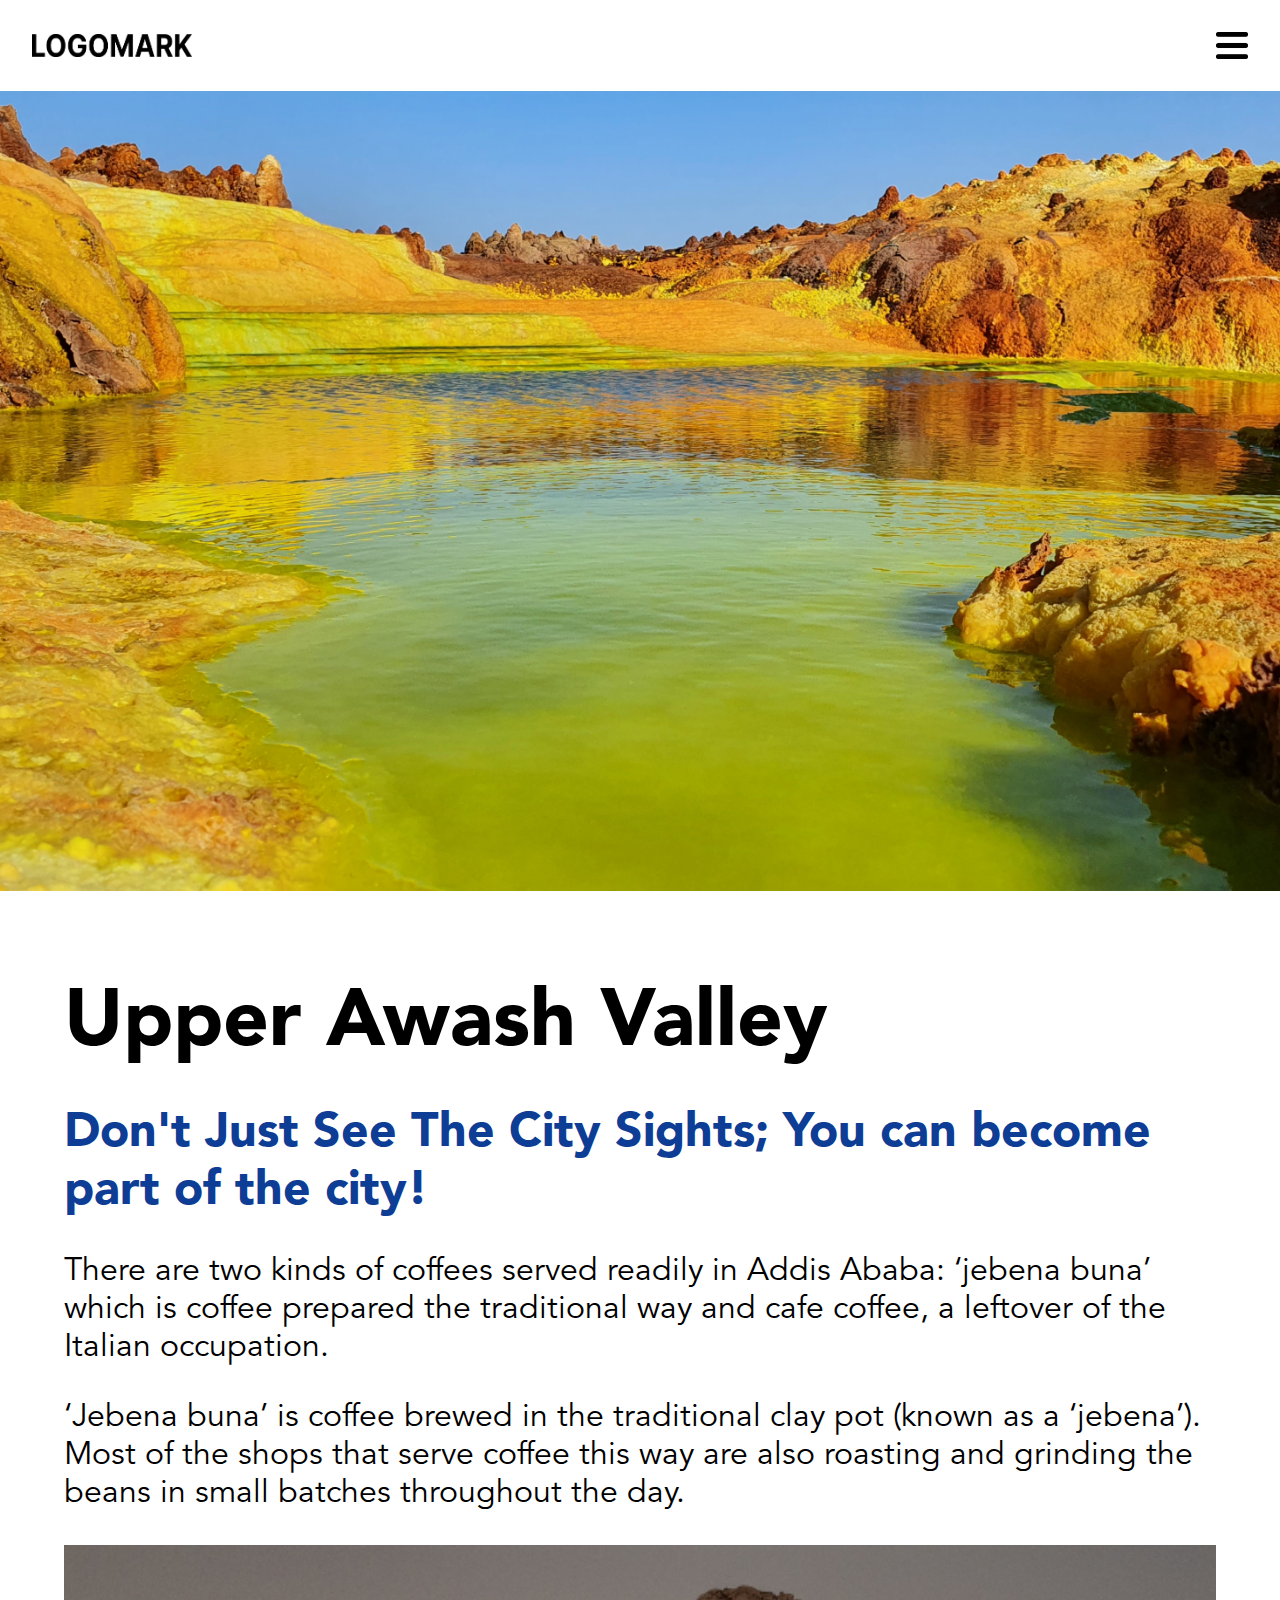
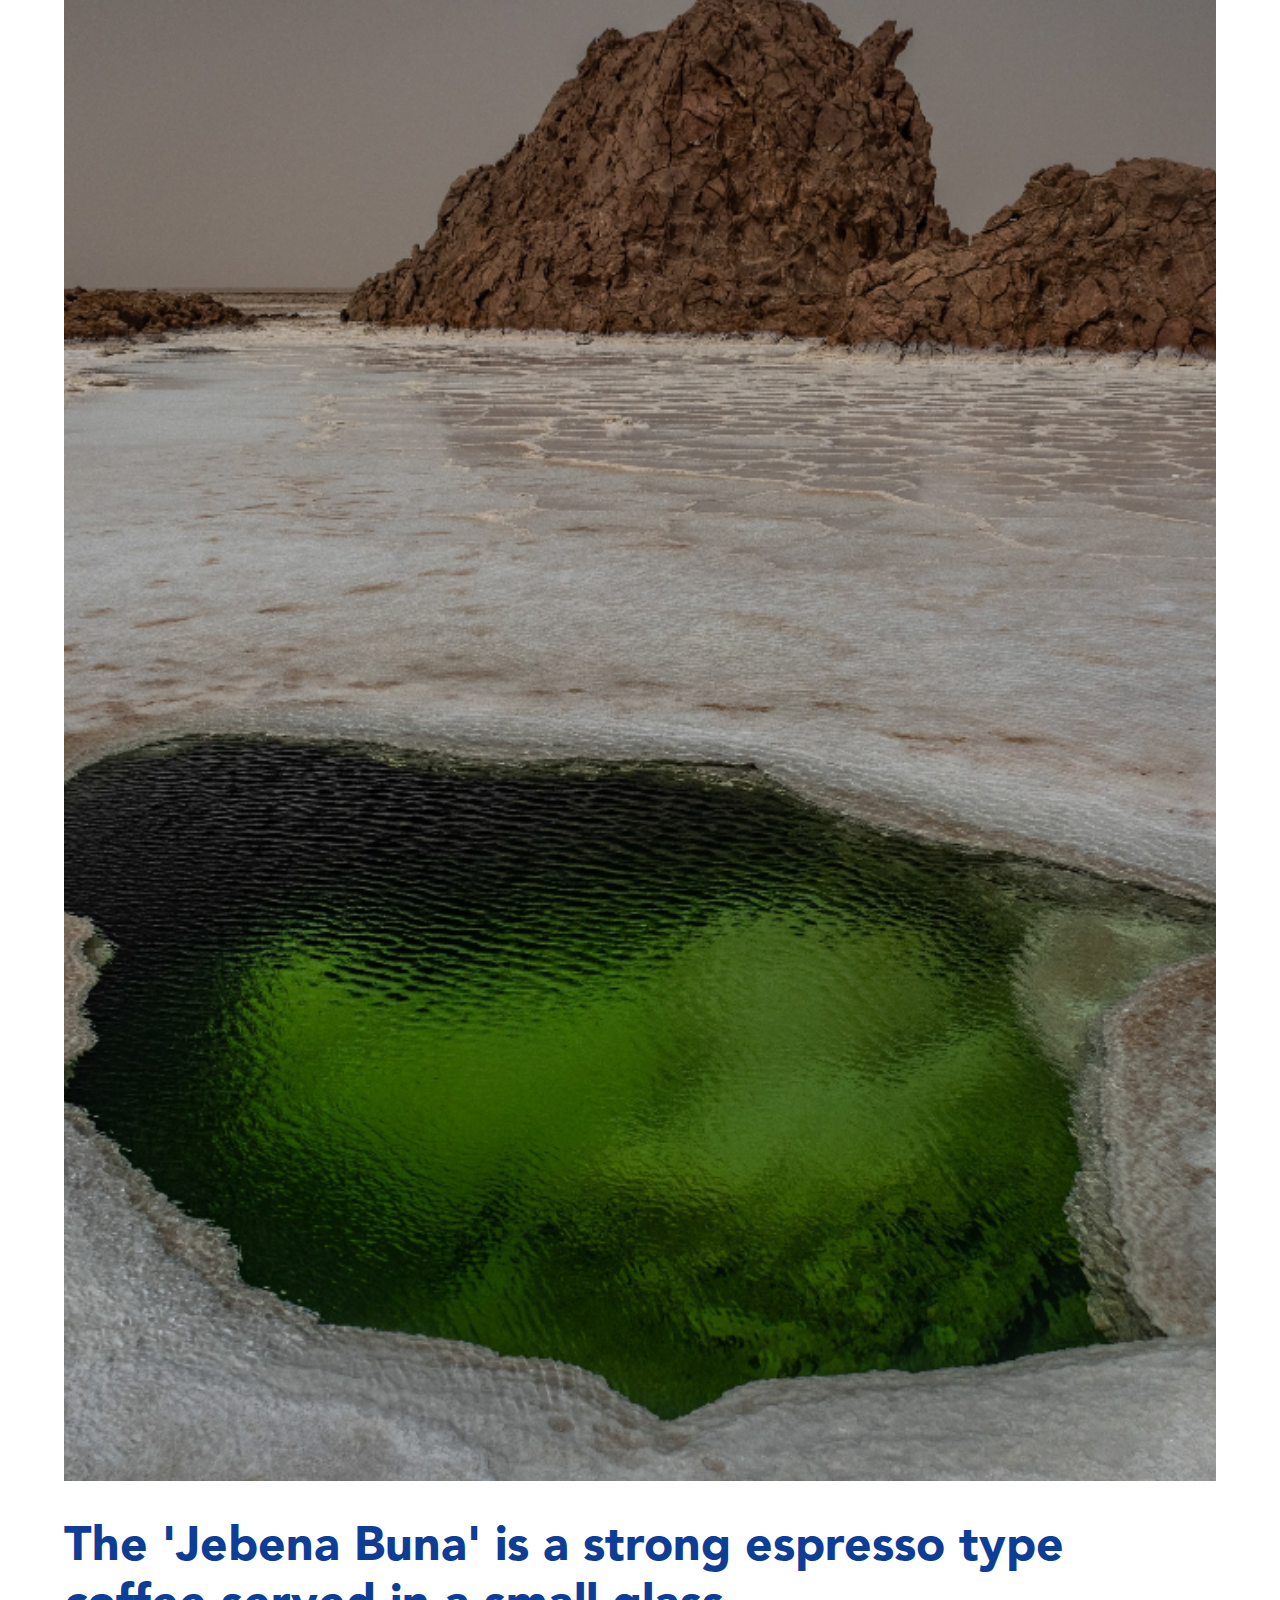
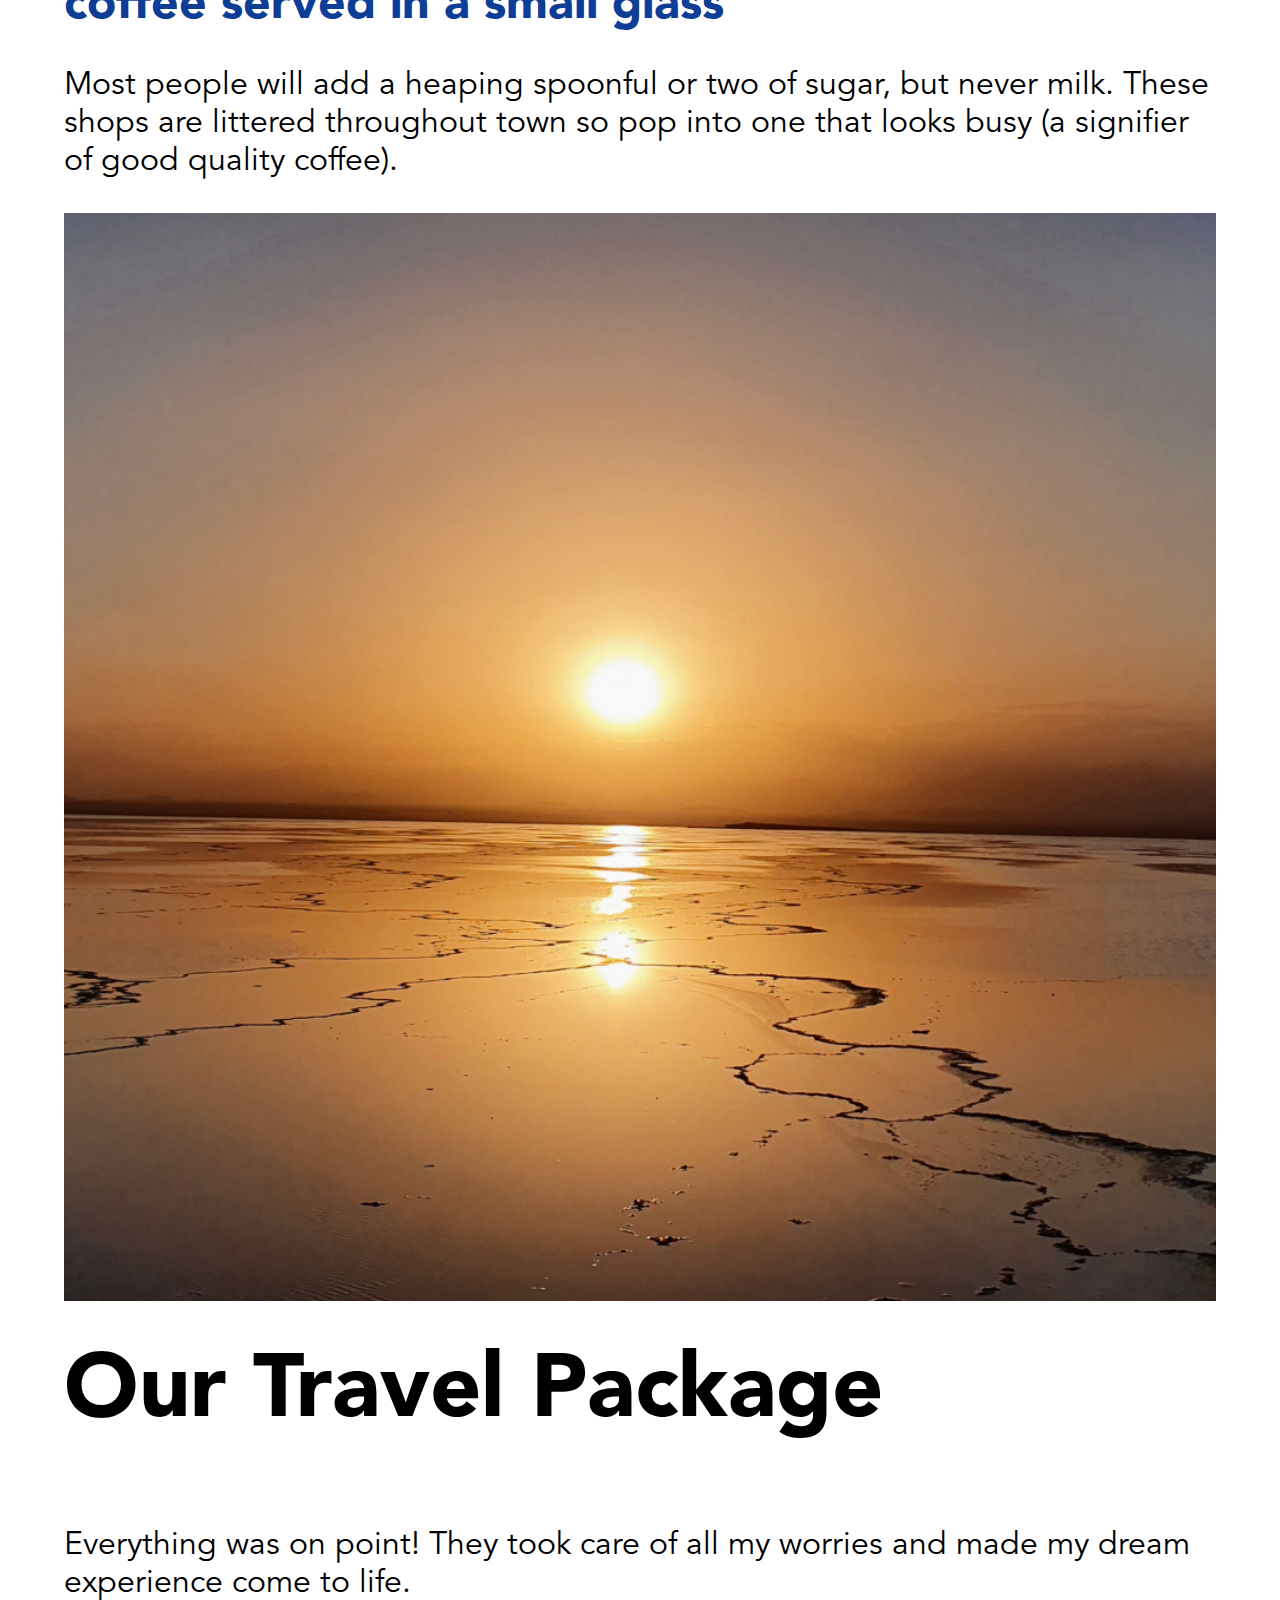
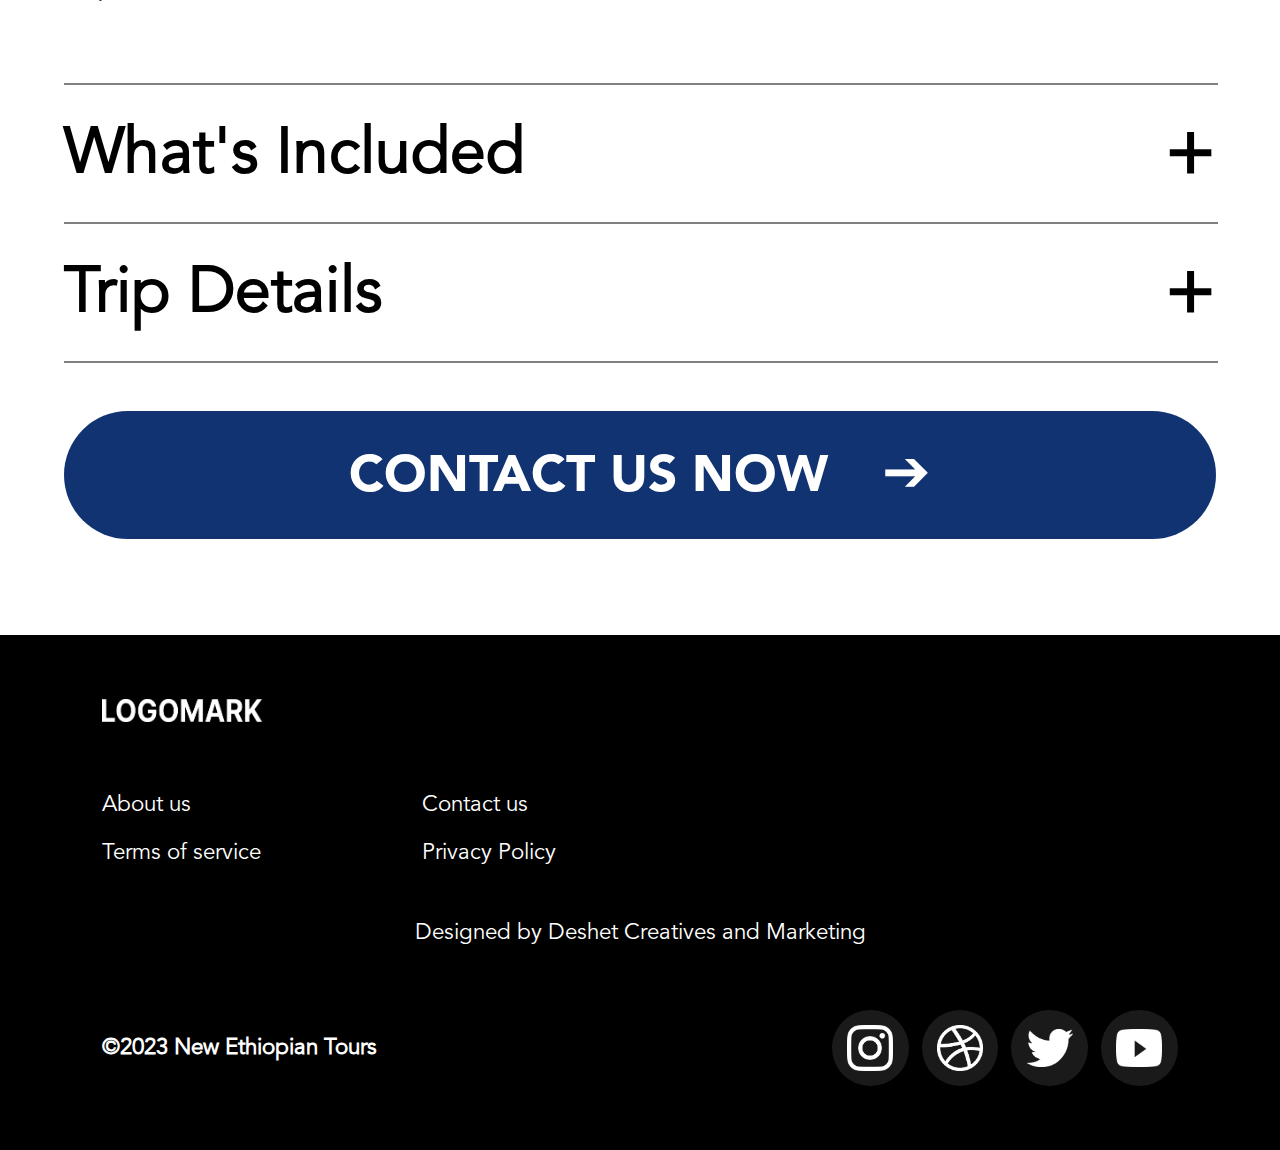
<file: Upper-Awash_Valley.html>
<!DOCTYPE html>
<html lang="en">
<head>
    <meta charset="UTF-8">
    <meta http-equiv="X-UA-Compatible" content="IE=edge">
    <meta name="viewport" content="width=device-width, initial-scale=1.0">
    <title>Upper Awash Valley</title>
    <link href="./Upper-Awash_Valley/style.css" rel="stylesheet">
    <link href="./Common-Files/Footer.css" rel="stylesheet">
    <link href="./Common-Files/NavBar.css" rel="stylesheet">
    <link href="./Common-Files/Packages.css" rel="stylesheet">
    <link href="./Common-Files/sideBar.css" rel="stylesheet">
    <link href="./Common-Files/content.css" rel="stylesheet">
    <script defer src="./Common-Files/sideBar.js"></script>
    <script defer src="./Common-Files/packages.js"></script>
</head>
<body>
    <section class="sideBar">
        <p class="exitSideBar">&#8250;</p>
        <a href="./index.html">Homepage</a>
        <a href="./The-Evangadi-Tribe.html">The Evangadi Tribe</a>
        <a href="./Ethiopian-Food-Tour.html">Ethiopian Food Tour</a>
        <a href="./Half-Day-Tour.html">Half Day Tour</a>
        <a href="./Full-Day-Tour.html">Full Day Tour</a>
    </section>
        <div class="everything">
        <nav>
            <img src="./Logos/Logomark-Black.png" alt="Logo" class="logo">
            <img src="./Logos/Burgericon-Black.png" alt="Drop Down Menu" class="burger">
        </nav>
        <section class="heroSection">
            <img src="./Upper-Awash_Valley/Images/Hero-Background.jpg">
        </section>

        <section class="content">
            <h1>Upper Awash Valley</h1>
            
            <h2>Don't Just See The City Sights; You can become part of the city!</h2>
            
            <p>There are two kinds of coffees served readily in Addis Ababa: ‘jebena buna’ which is coffee prepared the traditional way and cafe coffee, a leftover of the Italian occupation. </p>
            
            <p>‘Jebena buna’ is coffee brewed in the traditional clay pot (known as a ‘jebena’). Most of the shops that serve coffee this way are also roasting and grinding the beans in small batches throughout the day.</p>
            
            <img src="./Upper-Awash_Valley/Images/Content-Image-1.jpg" alt="Image Of The Awash Valley" class="awashImage1">
            
            <h3>The 'Jebena Buna' is a strong espresso type coffee served in a small glass</h3>
            
            <p>Most people will add a heaping spoonful or two of sugar, but never milk. These shops are littered throughout town so pop into one that looks busy (a signifier of good quality coffee). </p>

            <img src="./Upper-Awash_Valley/Images/Content-Image-2.jpg" alt="A Close up Image Of An Evangadi Woman" class="awashImage2">
        </section>

        <section class="packageSection">
            <h1>Our Travel Package</h1>
            <h5>Everything was on point! They took care of all my worries and made my dream experience come to life.</h5>
            <div class="packageOptions">
                <hr>
                <div class="option">
                    <div class="title">
                        <h2>What's Included</h2>
                        <h3 class="dropDownButton">&#43;</h3>
                    </div>
                    <p class="dropDownContent">Most people will add a heaping spoonful or two of sugar, but never milk.</p>
                    <hr>
                </div>
                
                <div class="option">
                    <div class="title">
                        <h2>Trip Details</h2>
                        <h3 class="dropDownButton">&#43;</h3>
                    </div>
                    <p class="dropDownContent">Most people will add a heaping spoonful or two of sugar, but never milk.</p>
                    
                </div>
                <hr>
            </div>
            <button>CONTACT US NOW <span>&#10132;</span></button>

        </section>

        


        <footer>
            <img src="./Logos/Logomark-White.png" alt="Logo" class="logo">
            <div class="footerGrid">
                <h4>About us</h4>
                <h4>Contact us</h4>
                <h4>Terms of service</h4>
                <h4>Privacy Policy</h4>
            </div>
            <h3>Designed by <strong>Deshet Creatives and Marketing</strong></h3>
            <div class="bottomFooter">
                <h4>&#169;2023 New Ethiopian Tours</h4>
                <div class="contacts">
                    <div class="contactIcons"><img src="./Logos/Instagram-Logo.png" alt="Instagram Logo"></div>
                    <div class="contactIcons"><img src="./Logos/Basketball-Logo.png" alt="Instagram Logo"></div>
                    <div class="contactIcons"><img src="./Logos/Twitter-Logo.png" alt="Instagram Logo" class="twitter"></div>
                    <div class="contactIcons"><img src="./Logos/Youtube-Logo.png" alt="Instagram Logo" class="youtube"></div>
                </div>
            </div>
        </footer>
    </div>
</body>
</html>
</file>
<file: Homepage/styles.css>
@font-face {
    font-family: Avenir;
    src: url(../Fonts/AvenirLTStd-Black.otf);
}
@font-face {
    font-family: Avenir2;
    src: url(../Fonts/AvenirLTStd-Book.otf);
}

body {
    font-family: Avenir;
    margin: 0;
}

/*Nav Bar*/

nav {
    background-color: transparent;
    padding: clamp(0.1rem, 5vw, 2rem);
    display: flex;
    justify-content: space-between;
    align-items: center;
    position: relative;
    top: 0;
    z-index: 999;
}

.logo {
    width: clamp(0.4rem, 20vw, 10rem);
}

.burger {
    width: clamp(0.4rem, 4vw, 2rem);
    cursor: pointer;
}



/*Hero Section*/

.heroSection {
    display: flex;
    flex-direction: column;
    justify-content: center;
    background-image: url(./Images/Hero-Background.jpg);
    background-repeat: no-repeat;
    background-size: cover;
    background-position: center;
    color: white;
}

.heroSection > h1 {
    text-align: center;
    font-size: clamp(0.1rem, 9vw, 4rem);
    margin-top: 17rem;
    padding: clamp(0.2rem, 2vw, 2rem);
}

.heroSection > h4 {
    text-align: center;
    font-weight: 100;
    font-family: Avenir2;
    font-weight: 100;
    font-size: clamp(0.1rem, 4vw, 1.7rem);
}

.buttons {
    display: flex;
    justify-content: center;
    gap: clamp(1rem, 5vw, 5rem);
    padding: clamp(0.2rem, 2vw, 2rem);
}

.buttons > button {
    font-family: Avenir;
    font-size: clamp(0.2rem, 3vw, 1.5rem);
    background-color: #0E3D95;
    color: white;
    padding-top: clamp(0.2rem, 3vw, 2rem);
    padding-bottom: clamp(0.2rem, 3vw, 2rem);
    padding-left: clamp(0.2rem, 6vw, 4rem);
    padding-right: clamp(0.2rem, 6vw, 4rem);
    border: none;
    border-radius: clamp(0.2rem, 10vw, 5rem);
    cursor: pointer;
    transition: 300ms;
}

.buttons > button:hover {
    background-color: #174cad;
}

.buttons > button:active {
    background-color: #113372;
}

.circles-nav {
    display: flex;
    justify-content: center;
    gap: clamp(0.2rem, 5vw ,0.6rem);
}

.circles {
    background-color: #9b9b9b;
    border-radius: 100%;
    width: clamp(0.1rem, 5vw ,0.5rem);
    height: clamp(0.1rem, 5vw ,0.5rem);
    margin-top: clamp(0.2rem, 30vw ,5rem);
    margin-bottom: clamp(0.2rem, 10vw ,1rem);
}



/*Testimonials Section*/

.testimonialSection {
    padding-top: clamp(0.4rem, 10vw, 2rem);
}

.testimonialSection > h1 {
    text-align: center;
    font-size: clamp(0.2rem, 9vw, 5rem);
    padding: clamp(0.2rem, 2vw, 2rem);
    letter-spacing: 0.01rem;
}

.testimonialSection > .imageSpace {
    width: 100%;
    height: clamp(0.3rem, 55vw, 50rem);
    background-image: url(./Images/Testimonial-Background.jpg);
    background-repeat: no-repeat;
    background-position: center;
    background-size: cover;
}

.testimonialSection > h2 {
    text-align: center;
    font-family: Avenir2;
    font-size: clamp(0.2rem, 5.6vw, 3rem);
    padding: clamp(0.3rem, 4vw, 3rem);
}

.userInfo {
    display: flex;
    flex-direction: column;
    justify-content: center;
    align-items: center;
    gap: 1rem;
}

.userName {
    margin: 0;
    font-size: clamp(0.2rem, 4.6vw, 3rem);
    color: #113372;
}

.userLocation {
    font-family: Avenir2;
    margin: 0;
    line-height: 0px;
    font-size: clamp(0.1rem, 3.5vw, 1rem);
}

.testimonialSection > .slider {
    display: flex;
    justify-content: space-between;
    padding: clamp(0.2rem, 10vw, 15rem);
}

.testimonialSection > .slider > .previous , .testimonialSection > .slider > .next {
    font-family: Avenir2;
    font-size: clamp(0.2rem ,15vw ,14rem);
    color: #113372;
    cursor: pointer;
}

.testimonialSection > .slider > .slideBar {
    display: flex;
    align-items: center;
    font-family: Avenir2;
    gap: 0;
    line-height: 0px;
    font-size: clamp(0.2rem ,20vw ,15rem);
}

.testimonialSection > .slider > .slideBar > div {
    color: #113372;
    opacity: 50%;
    transition: 300ms opacity ease-in-out;
}

.testimonialSection > .slider > .slideBar > div[data-active-testimonial-slidebar] {
    opacity: 100%;
}

/*Package Section*/

.packageSection {
    display: flex;
    flex-direction: column;
    align-items: center;
    padding-left: clamp(0.2rem, 6vw, 4rem);
    padding-right: clamp(0.2rem, 6vw, 4rem);
}

.packageSection > h1 {
    text-align: center;
    padding-bottom: clamp(0.2rem, 7vw, 5rem);
    margin: 0;
    font-size: clamp(0.2rem ,9vw ,6rem) !important;
}

.packageSection > h5 {
    text-align: center;
    font-family: Avenir2;
    font-weight: 100;;
    margin: 0;
    font-size: clamp(0.2rem ,3.8vw ,2rem);
    padding-bottom: 0 !important;
}

.packageSection > img {
    width: 100%;
    padding-top: clamp(0.2rem, 6vw, 4rem);
    padding-bottom: clamp(0.2rem, 6vw, 4rem);
}

.packageOptions {
    width: 85%;
}

.packageOptions > hr {
    width: 100%;
    margin: 0;
    border: solid clamp(0.01rem, 0.2vw, 0.124rem)
}

.title {
    display: flex;
    justify-content: space-between;
    align-items: center;
}

.title > h2 {
    font-family: Avenir2;
    font-weight: 800;
    margin-top: clamp(0.8rem, 2vw, 2rem);
    margin-bottom: clamp(0.2rem, 2vw, 1.2rem);
    font-size: clamp(0.2rem, 6vw ,4rem);
}

.title > h3 {
    margin: 0;
    font-family: Avenir2;
    font-weight: 800;
    margin-top: clamp(0.8rem, 2vw, 2rem);
    margin-bottom: clamp(0.2rem, 3vw, 1.2rem);
    font-size: clamp(0.2rem, 6vw ,6rem);
    cursor: pointer;
    transition: 200ms;
}

@keyframes shakeAnimation {
    0% {
        rotate: 0deg;
    }
    33% {
        rotate: 20deg;
    }
    66% {
        rotate: -20deg;
    }
    100% {
        rotate: 0deg;
    }
}

.title > h3:hover{
    animation: shakeAnimation 300ms;
}

.title > h3:active {
    rotate: 45deg;
}

.packageSection > button {
    border: none;
    border-radius: clamp(1rem, 10vw, 5rem);
    height: clamp(0.2rem, 15vw, 6rem);
    width: 85%;
    background-color: #113372;
    color: white;
    font-family: Avenir;
    font-size: clamp(0.2rem, 4vw ,6rem);
    margin-top: clamp(0.2rem, 10vw, 3rem);
    cursor: pointer;
    transition: 200ms;
}

.packageSection > button:hover {
    background-color: #1d4999;
}

button > span {
    font-size: clamp(0.2rem, 4.5vw , 6rem);
    padding-left: clamp(0.5rem, 3vw, 3rem);
}

/*Trip Section*/

.tripSection > h1 {
    text-align: center;
    font-size: clamp(0.2rem, 10vw , 6rem);
    padding: clamp(0.2rem, 11vw, 20rem);
    padding-bottom: 0;
}

.tripSection > h5 {
    text-align: center;
    font-family: Avenir2;
    font-weight: 100;
    padding-right: clamp(0.2rem, 8vw, 20rem);
    padding-left: clamp(0.2rem, 8vw, 20rem);
    margin: 0;
    font-size: clamp(0.2rem ,4.1vw ,2rem);
}

.tripSlider {
    position: relative;
    padding-top: clamp(0.2rem, 8vw, 20rem);
    color: white;
    display: flex;
    flex-direction: column;
    align-items: center;
}

.tripSlider > .arrows {
    display: flex;
    justify-content: space-between;
    align-items: center;
    padding-right: clamp(0.2rem, 8vw, 20rem);
    padding-left: clamp(0.2rem, 8vw, 20rem);
    color: hsla(0, 0%, 100%, 0.7);
    font-family: Avenir2;
    gap: clamp(0.3rem, 76vw, 500rem);
    font-size: clamp(0.2rem ,19vw ,15rem);
    padding-top: clamp(0.3rem, 45vw, 10rem);
    
}

.arrows > .previous , .arrows > .next{
    transition: 200ms;
    cursor: pointer;
}

.arrows > .previous:hover , .arrows > .next:hover {
    background-color: hsla(0, 0%, 0%, 0.1);
    color: hsla(0, 0%, 100%, 0.9);
}

.slides {
    width: 100%;
    height: 100%;
}

.slides > img {
    display: block;
    position: absolute;
    z-index: -1;
    object-fit: cover;
    object-position: center;
    width: 100%;
    height: 100%;
    opacity: 0;
    transition: 400ms opacity ease-in-out;
    transition-delay: 200ms;
}

.slides > img[data-active-trip] {
    opacity: 1;
    transition-delay: 0ms;
}

.tripSlider > h2 {
    text-align: center;
    font-size: clamp(0.2rem ,6vw ,5rem);
    margin: 0;
    padding-top: clamp(0.3rem, 45vw, 10rem);
}

.tripSlider > h5 {
    text-align: center;
    font-family: Avenir2;
    font-weight: 100;
    padding-right: clamp(0.2rem, 8vw, 20rem);
    padding-left: clamp(0.2rem, 8vw, 20rem);
    margin: 0;
    font-size: clamp(0.2rem ,4.1vw ,2rem);
}

.tripSlider > button {
    border: none;
    border-radius: clamp(1rem, 10vw, 5rem);
    height: clamp(0.2rem, 15vw, 6rem);
    width: 85%;
    background-color: #15408f;
    color: white;
    font-family: Avenir;
    font-size: clamp(0.2rem, 4vw ,5rem);
    margin-top: clamp(0.2rem, 10vw, 3rem);
    cursor: pointer;
    transition: 200ms;
    margin-bottom: clamp(0.2rem, 8vw, 20rem);
}

.tripSlider > button:hover {
    background-color: #1d4999;
}

footer {
    margin-top: 0 !important;
}
</file>
<file: Blog-Post-List/style.css>
@font-face {
    font-family: Avenir;
    src: url(../Fonts/AvenirLTStd-Black.otf);
}
@font-face {
    font-family: Avenir2;
    src: url(../Fonts/AvenirLTStd-Book.otf);
}

body {
    font-family: Avenir;
    margin: 0;
}

.content {
    padding-top: clamp(0.4rem, 10vw, 5rem);
}

.blackSubHeading {
    color: black !important;
}

.noPadding {
    padding-bottom: 0 !important;
}

.subSubHeading {
    padding-bottom: 0 !important;
    font-family: Avenir2;
}

.greySub{
    color: rgb(107, 107, 107);
    font-weight: 800 !important;
}


.heroSection > img {
    width: 100%;
    object-fit: cover;
    height: clamp(0.4rem, 90vw, 50rem);
    padding-bottom: clamp(0.4rem, 11vw, 5rem);
}

.articleOption > h1 {
    margin: 0;
    font-size: clamp(0.4rem, 9vw, 5rem);
    padding-bottom: clamp(0.4rem, 6vw, 2rem);
}

.articleOption > h2 {
    margin: 0;
    font-size: clamp(0.4rem, 5vw, 3rem);
    color: #0E3D95;
    padding-bottom: clamp(0.4rem, 5vw, 2rem);
}

.articleOption > p {
    font-family: Avenir2;
    margin: 0;
    font-size: clamp(0.4rem, 3vw, 2rem);
    padding-bottom: clamp(0.4rem, 3vw, 2rem);
}

.articleOption > img {
    object-fit: cover;
    width: 100%;
    padding-bottom: clamp(0.4rem, 3vw, 2rem);
}

.articleOption > h3 {
    margin: 0;
    font-size: clamp(0.4rem, 4vw, 3rem);
    color: #0E3D95;
    padding-bottom: clamp(0.4rem, 5vw, 2rem);
}

hr {
    border-bottom: solid black 1px;
    margin-bottom: clamp(0.5rem, 8vw, 6rem);
}
</file>
<file: Common-Files/content.css>
.content {
    padding-left: clamp(0.2rem, 6vw, 4rem);
    padding-right: clamp(0.2rem, 6vw, 4rem);
}

.heroSection > img {
    width: 100%;
    object-fit: cover;
    height: clamp(0.4rem, 90vw, 50rem);
    padding-bottom: clamp(0.4rem, 11vw, 5rem);
}

.content > h1 {
    margin: 0;
    font-size: clamp(0.4rem, 9vw, 5rem);
    padding-bottom: clamp(0.4rem, 6vw, 2rem);
}

.content > h2 {
    margin: 0;
    font-size: clamp(0.4rem, 5vw, 3rem);
    color: #0E3D95;
    padding-bottom: clamp(0.4rem, 5vw, 2rem);
}

.content > p {
    font-family: Avenir2;
    margin: 0;
    font-size: clamp(0.4rem, 3vw, 2rem);
    padding-bottom: clamp(0.4rem, 3vw, 2rem);
}

.content > img {
    object-fit: cover;
    width: 100%;
    padding-bottom: clamp(0.4rem, 3vw, 2rem);
}

.content > h3 {
    margin: 0;
    font-size: clamp(0.4rem, 4vw, 3rem);
    color: #0E3D95;
    padding-bottom: clamp(0.4rem, 5vw, 2rem);
}

.invertedContent {
    padding-top: clamp(0.2rem, 7vw, 5rem);
    padding-left: clamp(0.2rem, 6vw, 4rem);
    padding-right: clamp(0.2rem, 6vw, 4rem);
    background-color: #0E3D95;
}


.invertedContent > h1 {
    padding-bottom: clamp(0.2rem, 7vw, 5rem);
    margin: 0;
    font-size: clamp(0.2rem ,7vw ,6rem);
    color: white;
}

.invertedContent > .list > .editorsOption > h2 {
    margin: 0;
    font-family: Avenir2;
    font-weight: 700;
    font-size: clamp(0.4rem, 5vw, 3rem);
    color: #e6e6e6;
}

.invertedContent > .list > .editorsOption > p {
    color: #e6e6e6;
    font-family: Avenir2;
    margin: 0;
    font-size: clamp(0.4rem, 3vw, 2rem);
    padding-bottom: clamp(0.4rem, 5vw, 2rem);
}

.invertedContent > .list > .editorsOption > img {
    object-fit: cover;
    width: 100%;
    padding-bottom: clamp(0.4rem, 3vw, 2rem);
}

.invertedContent > .list > h3 {
    margin: 0;
    font-size: clamp(0.4rem, 4vw, 3rem);
    color: #0E3D95;
    padding-bottom: clamp(0.4rem, 5vw, 2rem);
}

.invertedContent > .list > .editorsOption > .info {
    font-weight: 800;
    color: black;
}

.editorsOption > hr {
    color: black;
    border-bottom: solid black 1px;
    border-top: transparent;
}

.pageNav {
    display: flex;
    color: white;
    align-items: center;
    gap: clamp(0.4rem, 1vw, 2rem);
}

.pageNav > p {
    font-family: Avenir2;
    font-weight: 600;
    font-size: clamp(0.4rem, 3.5vw, 2rem);
    cursor: pointer;
    transition: 300ms;
}

.pageNav > p:nth-child(1) {
    color: black;
}

.pageNav > p:hover, .pageNav > h5:hover{
    color: rgb(192, 192, 192);
}

.pageNav > h5 {
    font-family: Avenir2;
    font-weight: 600;
    margin-left: auto;
    font-size: clamp(0.4rem, 3.5vw, 2rem);
    cursor: pointer;
    transition: 300ms;
}

.list {
    display: none;
    opacity: 0;
    transition: 200ms opacity ease-in-out;
}

.list[data-active-list] {
    display: block;
    opacity: 1;
    transition: 300ms opacity ease-in-out;
}
</file>
<file: Common-Files/sideBar.css>
.sideBar {
    display: none;
    flex-direction: column;
    gap: clamp(0.5rem, 4vw, 2rem);
    position: fixed;
    z-index: 999;
    right: 0;
    width: 0%;
    height: 100vh;
    background-color: hsla(219, 83%, 32%, 0.7);
    color: white;
    padding: clamp(0.1rem, 5vw, 5rem);
    transition: 300ms;
    transition-delay: 300ms display;
}
.burger:hover {
    animation: shakeAnimation 400ms;
}

.sideBar > a {
    text-decoration: none;
    font-size: clamp(0.4rem, 5vw, 3rem);
    color: white;
    position: relative;
}

.sideBar > a:after {
    content: "";
    border-bottom: solid 2px white;
    width: 0%;
    position: absolute;
    left: 0;
    bottom: 0;
    transition: 300ms ease-in-out;
}

.sideBar > a:hover:after {
    width: 100%;
}

.sideBar > a:visited {
    color: White;
}

.sideBar > p {
    margin: 0;
    font-size: clamp(0.4rem, 15vw, 8rem);
    cursor: pointer;
}

.sideBar > p:hover {
    animation: exitSideBar 700ms infinite ease-in-out;
}

@keyframes exitSideBar {
    0% {
        transform: translateX(0);
    }
    50% {
        transform: translateX(1.5rem);
    }
    100% {
        transform: translateX(0);
    }
}

.everything{
    transition: 200ms;
}
</file>
<file: Common-Files/NavBar.css>
nav {
    background-color: white;
    padding: clamp(0.1rem, 5vw, 2rem);
    display: flex;
    justify-content: space-between;
    align-items: center;
    position: sticky;
    top: 0;
    z-index: 998;
}

.logo {
    width: clamp(0.4rem, 20vw, 10rem);
}

.burger {
    width: clamp(0.4rem, 4vw, 2rem);
    cursor: pointer;
}
</file>
<file: Common-Files/Footer.css>
/*Footer*/

footer {
    background-color: black;
    padding-right: clamp(0.2rem, 8vw, 20rem);
    padding-left: clamp(0.2rem, 8vw, 20rem);
    padding-top: clamp(0.2rem, 5vw, 4rem);
}

.logo {
    width: clamp(0.4rem, 20vw, 10rem);
}

.footerGrid > h4 {
    color: white;
    font-family: Avenir2;
    font-weight: 100;
    margin: 0;
    font-size: clamp(0.2rem ,3.2vw ,1.4rem);
}

.footerGrid {
    display: grid;
    padding-top: clamp(0.3rem, 5vw, 5rem);
    grid-template-columns: repeat(2, clamp(2rem, 30vw, 20rem));
    grid-template-rows: repeat(2, clamp(1rem, 5vw, 3rem));
}

footer > h3 {
    color: white;
    text-align: center;
    font-family: Avenir2;
    font-weight: 100;
    padding-top: clamp(0.3rem, 5vw, 2rem);
    padding-bottom: clamp(0.3rem, 8vw, 4rem);
    margin: 0;
    font-size: clamp(0.2rem ,3.2vw ,1.4rem);
}

.bottomFooter {
    display: flex;
    justify-content: space-between;
    align-items: center;
    padding-bottom: clamp(0.4rem, 5vw, 4rem);
}

.bottomFooter > h4 {
    color: white;
    font-family: Avenir2;
    font-weight: 800;
    margin: 0;
    font-size: clamp(0.2rem ,3.1vw ,1.4rem);
}

.contacts {
    display: flex;
    gap: clamp(0.4rem, 1vw, 7rem);
    align-items: center;
}

.contactIcons {
    background-color: hsla(0, 0%, 100%, 0.1);
    border-radius: 100%;
    width: clamp(0.1rem, 6vw ,5rem);
    height: clamp(0.1rem, 6vw ,5rem);
    display: flex;
    justify-content: center;
    align-items: center;
    cursor: pointer;
    transition: 300ms;
}

.contactIcons:hover {
    background-color: hsla(0, 0%, 100%, 0.4);
}

.contactIcons:active {
    background-color: hsla(0, 0%, 100%, 0.8);
}

.contactIcons > img {
    width: 60%;
    height: 60%;
}

.contactIcons > .twitter {
    width: 60%;
    height: 50%;
}

.contactIcons > .youtube {
    width: 60%;
    height: 50%;
}
</file>
<file: Blog-Post-Page/style.css>
@font-face {
    font-family: Avenir;
    src: url(../Fonts/AvenirLTStd-Black.otf);
}
@font-face {
    font-family: Avenir2;
    src: url(../Fonts/AvenirLTStd-Book.otf);
}

body {
    font-family: Avenir;
    margin: 0;
}

.smallerHeader {
    font-family: Avenir2;
    font-weight: 700 !important;
    padding-bottom: 0 !important;
}

.smallerImage {
    height: clamp(0.4rem, 70vw, 90rem);
}


.authorName {
    padding-top: clamp(0.2rem, 3vw, 3rem);
    padding-bottom: clamp(0.2rem, 1vw, 1rem) !important;
}

.authorInfo {
    padding-bottom: clamp(0.2rem, 0.8vw, 0.8rem) !important;
    font-size: clamp(0.4rem, 3.1vw, 1.8rem) !important;
    font-weight: 800;
}

.grey {
    color: rgb(151, 151, 151);
}

.authorHR {
    border-bottom: solid 1px black;
}

button {
    margin-top: clamp(0.5rem, 7vw, 4rem) !important;
    margin-bottom: clamp(0.4rem, 7vw, 4rem);
}
</file>
<file: Common-Files/Packages.css>
.packageSection {
    display: flex;
    flex-direction: column;
    padding-left: clamp(0.2rem, 6vw, 4rem);
    padding-right: clamp(0.2rem, 6vw, 4rem);
}

.packageSection > h1 {
    padding-bottom: clamp(0.2rem, 7vw, 5rem);
    margin: 0;
    font-size: clamp(0.2rem ,7vw ,6rem);
}

.packageSection > h5 {
    font-family: Avenir2;
    font-weight: 100;
    margin: 0;
    font-size: clamp(0.2rem ,3.8vw ,2rem);
    padding-bottom: clamp(0.2rem, 7vw, 5rem);
}

.packageOptions {
    width: 100%;
}

.packageOptions > hr, .option > hr {
    width: 100%;
    margin: 0;
    border: solid clamp(0.01rem, 0.2vw, 0.124rem)
}

.title {
    display: flex;
    justify-content: space-between;
    align-items: center;
}

.title > h2 {
    font-family: Avenir2;
    font-weight: 800;
    margin-top: clamp(0.8rem, 2vw, 2rem);
    margin-bottom: clamp(0.2rem, 2vw, 1.2rem);
    font-size: clamp(0.2rem, 6vw ,4rem);
}

.title > h3 {
    margin: 0;
    font-family: Avenir2;
    font-weight: 800;
    margin-top: clamp(0.8rem, 2vw, 2rem);
    margin-bottom: clamp(0.2rem, 3vw, 1.2rem);
    font-size: clamp(0.2rem, 6vw ,6rem);
    cursor: pointer;
    transition: 200ms;
}

.title > h3:hover{
    animation: shakeAnimation 300ms;
}

.packageSection > button {
    align-self: center;
    border: none;
    border-radius: clamp(1rem, 10vw, 5rem);
    height: clamp(0.2rem, 15vw, 8rem);
    width: 100%;
    background-color: #113372;
    color: white;
    font-family: Avenir;
    font-size: clamp(0.2rem, 4vw ,6rem);
    margin-top: clamp(0.2rem, 10vw, 3rem);
    cursor: pointer;
    transition: 200ms;
}

.packageSection > button:hover {
    background-color: #1d4999;
}

button > span {
    font-size: clamp(0.2rem, 4.5vw , 6rem);
    padding-left: clamp(0.5rem, 3vw, 3rem);
}

.option > p {
        font-family: Avenir2;
        margin: 0;
        font-size: clamp(0.4rem, 4vw, 2rem);
        padding-bottom: clamp(0.4rem, 6vw, 3rem);
        opacity: 0;
        display: none;
        
}

@keyframes dropDown {
    0% {
        opacity: 0;
    }
    33% {
        opacity: 0.25;
    }
    66% {
        opacity: 0.75;
    }
    100% {
        opacity: 1;
    }
}

footer {
    margin-top: clamp(0.4rem, 10vw, 6rem);
}
</file>
<file: Ethiopian-Food-Tour/style.css>
@font-face {
    font-family: Avenir;
    src: url(../Fonts/AvenirLTStd-Black.otf);
}
@font-face {
    font-family: Avenir2;
    src: url(../Fonts/AvenirLTStd-Book.otf);
}

body {
    font-family: Avenir;
    margin: 0;
}
</file>
<file: Full-Day-Tour/style.css>
@font-face {
    font-family: Avenir;
    src: url(../Fonts/AvenirLTStd-Black.otf);
}
@font-face {
    font-family: Avenir2;
    src: url(../Fonts/AvenirLTStd-Book.otf);
}

body {
    font-family: Avenir;
    margin: 0;
}
</file>
<file: Half-Day-Tour/style.css>
@font-face {
    font-family: Avenir;
    src: url(../Fonts/AvenirLTStd-Black.otf);
}
@font-face {
    font-family: Avenir2;
    src: url(../Fonts/AvenirLTStd-Book.otf);
}

body {
    font-family: Avenir;
    margin: 0;
}
</file>
<file: The-Evangadi-Tribe/styles.css>
@font-face {
    font-family: Avenir;
    src: url(../Fonts/AvenirLTStd-Black.otf);
}
@font-face {
    font-family: Avenir2;
    src: url(../Fonts/AvenirLTStd-Book.otf);
}


body {
    margin: 0;
    font-family: Avenir;
    position: relative;
}

.heroSection {
}

.heroSection > img {
    width: 100%;
    object-fit: cover;
    height: clamp(0.4rem, 90vw, 50rem);
    padding-bottom: clamp(0.4rem, 11vw, 5rem);
}

.content {
    padding-left: clamp(0.2rem, 6vw, 4rem);
    padding-right: clamp(0.2rem, 6vw, 4rem);
}

.content > h1 {
    margin: 0;
    font-size: clamp(0.4rem, 9vw, 5rem);
    padding-bottom: clamp(0.4rem, 6vw, 2rem);
}

.content > h2 {
    margin: 0;
    font-size: clamp(0.4rem, 5vw, 3rem);
    color: #0E3D95;
    padding-bottom: clamp(0.4rem, 5vw, 2rem);
}

.content > p {
    font-family: Avenir2;
    margin: 0;
    font-size: clamp(0.4rem, 3vw, 2rem);
    padding-bottom: clamp(0.4rem, 3vw, 2rem);
}

.content > img {
    object-fit: cover;
    width: 100%;
    padding-bottom: clamp(0.4rem, 3vw, 2rem);
}

.content > h3 {
    margin: 0;
    font-size: clamp(0.4rem, 4vw, 3rem);
    color: #0E3D95;
    padding-bottom: clamp(0.4rem, 5vw, 2rem);
}

.evangadiImage2 {
    height: clamp(1rem, 85vw, 100rem);
}

.packageSection {
    padding-left: clamp(0.2rem, 6vw, 4rem);
    padding-right: clamp(0.2rem, 6vw, 4rem);
}


footer {
    margin-top: clamp(0.4rem, 10vw, 6rem);
}
</file>
<file: Upper-Awash_Valley/style.css>
@font-face {
    font-family: Avenir;
    src: url(../Fonts/AvenirLTStd-Black.otf);
}
@font-face {
    font-family: Avenir2;
    src: url(../Fonts/AvenirLTStd-Book.otf);
}

body {
    margin: 0;
    font-family: Avenir;
}

.awashImage1 {
    height: clamp(1rem, 120vw, 100rem);
}

.awashImage2 {
    height: clamp(1rem, 85vw, 100rem);
}
</file>
